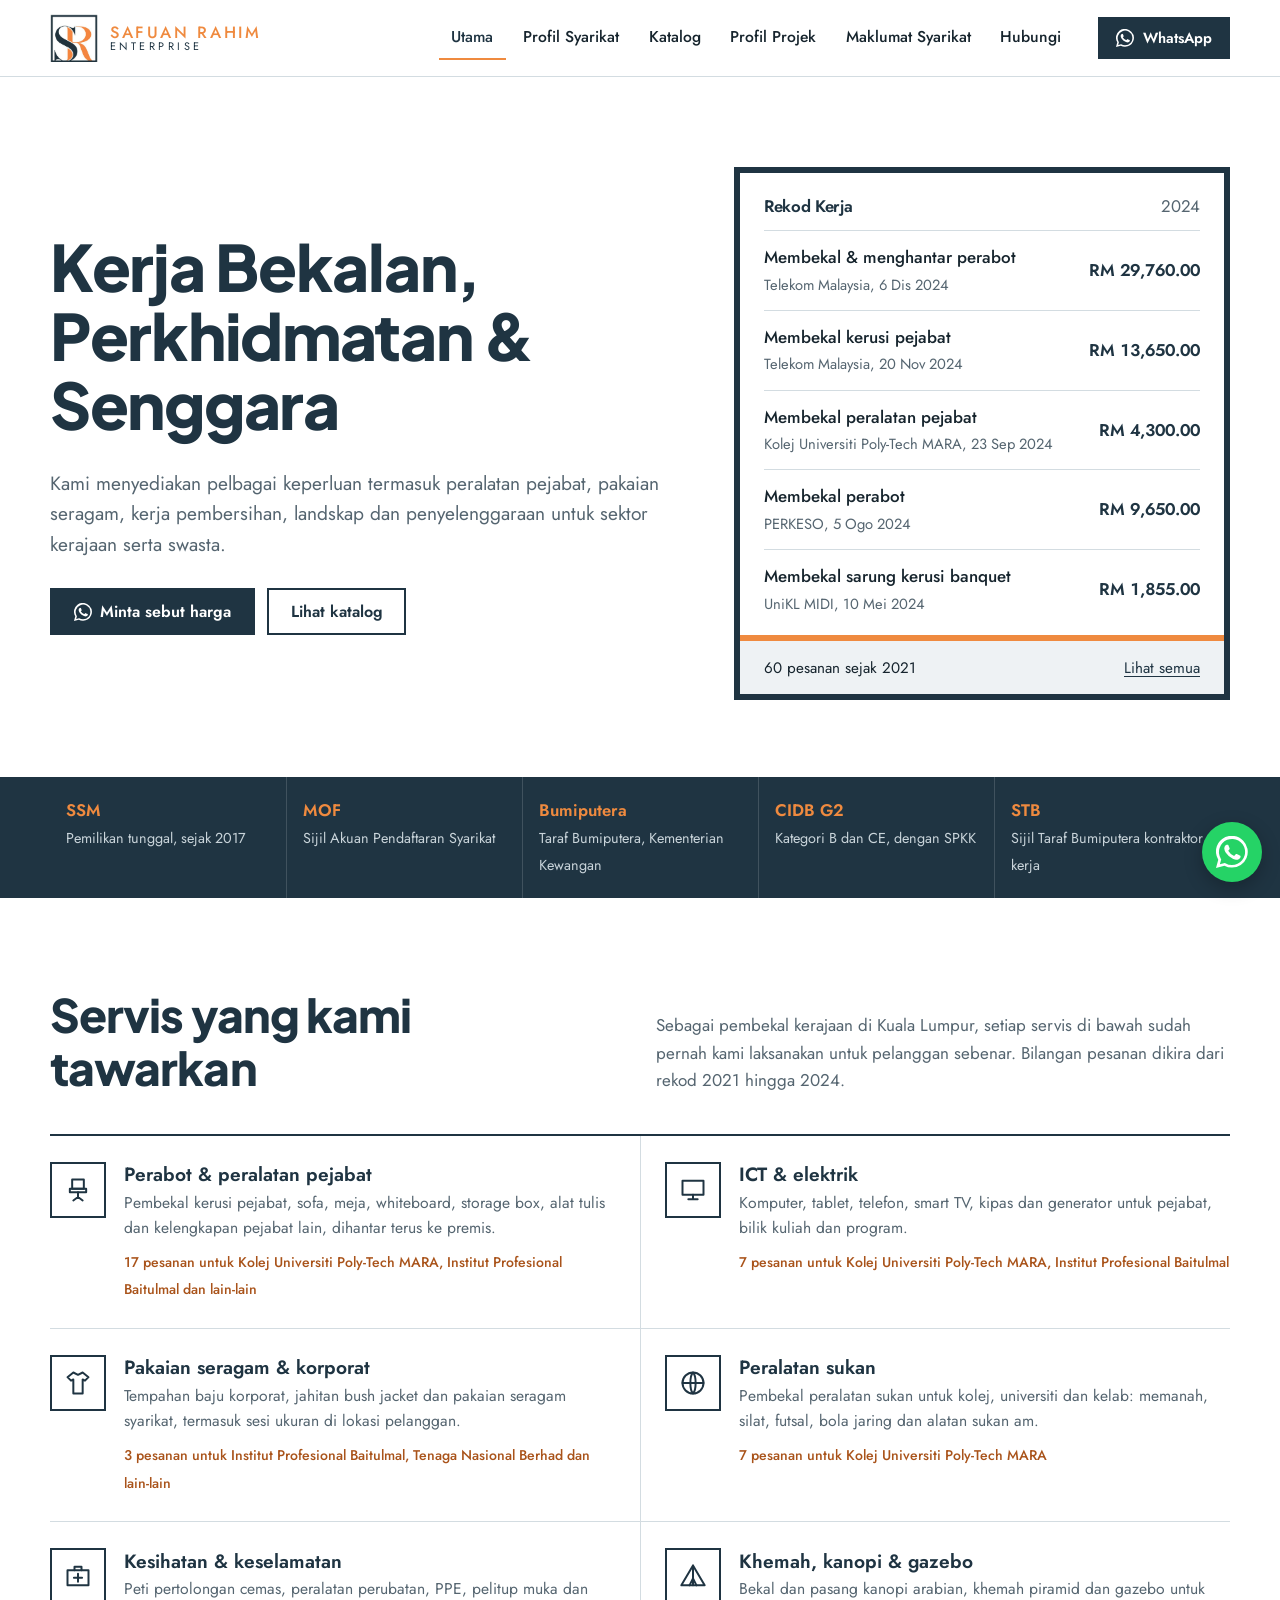
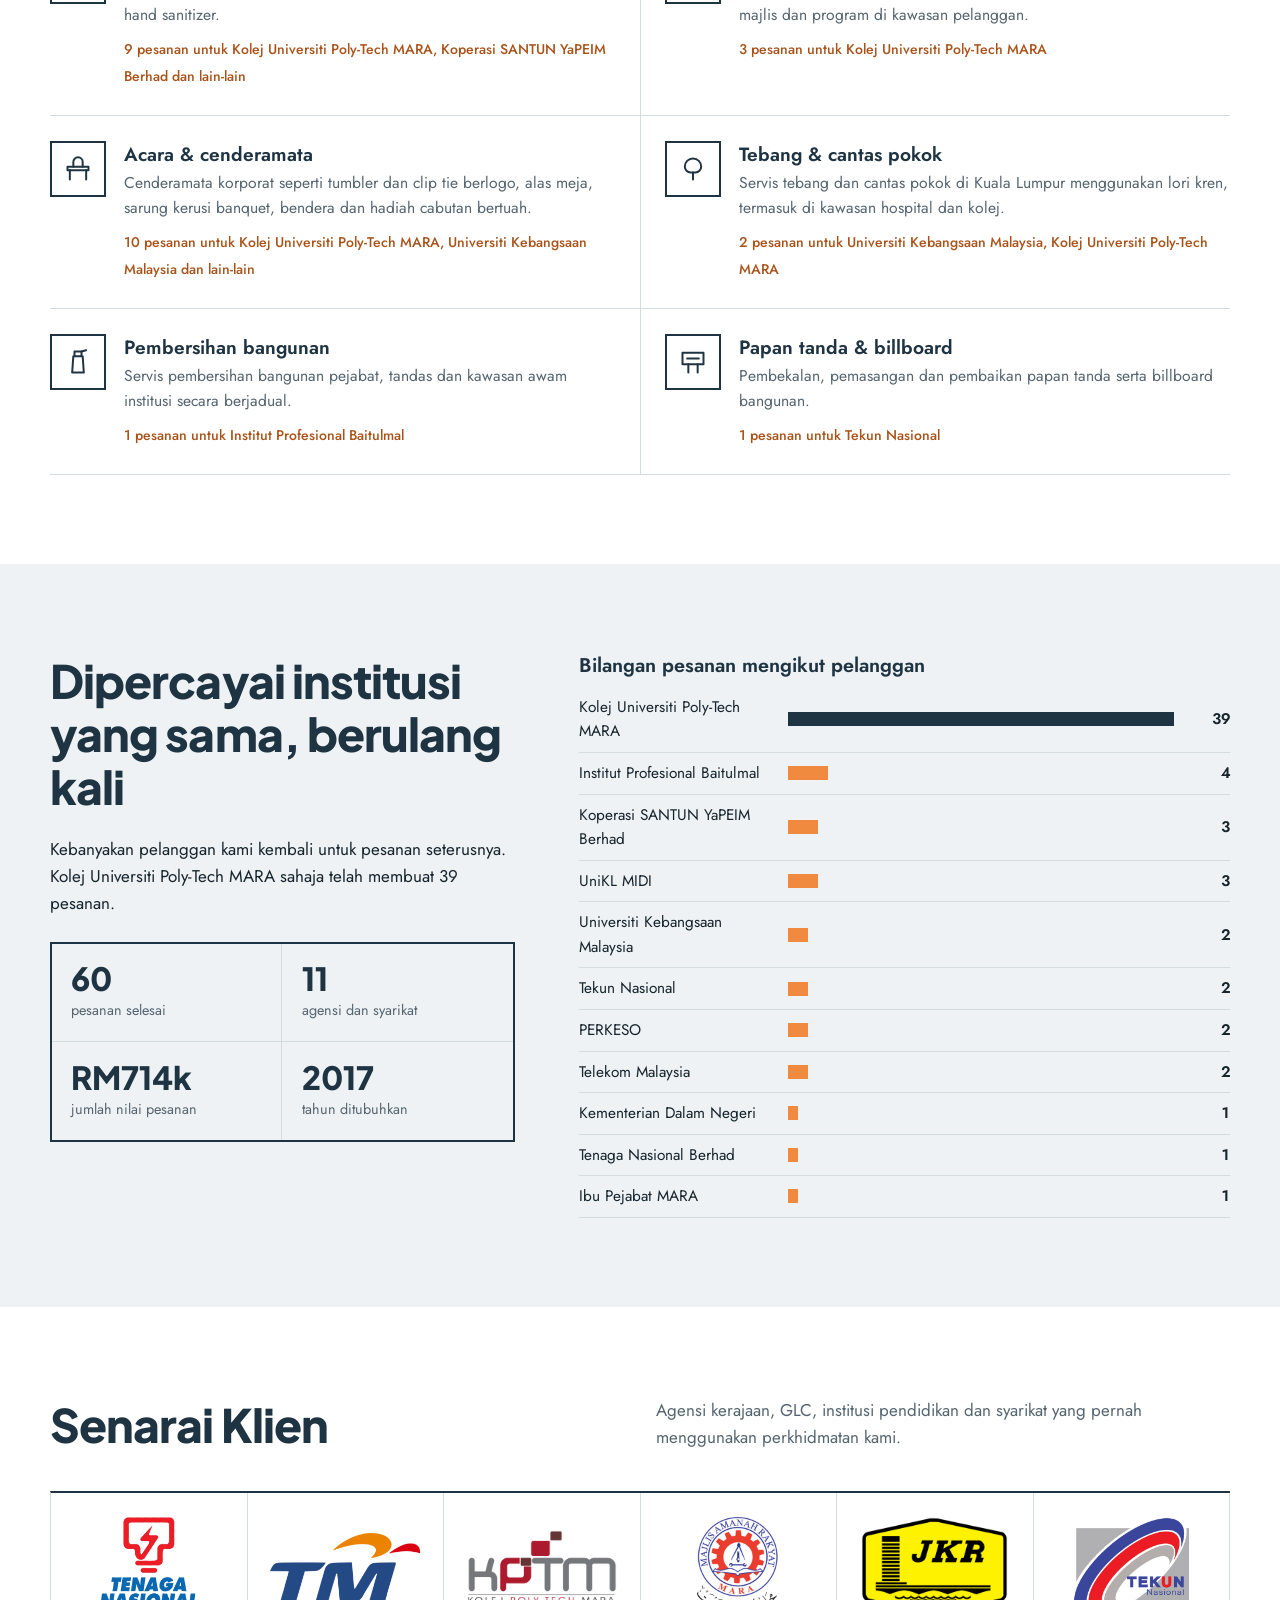
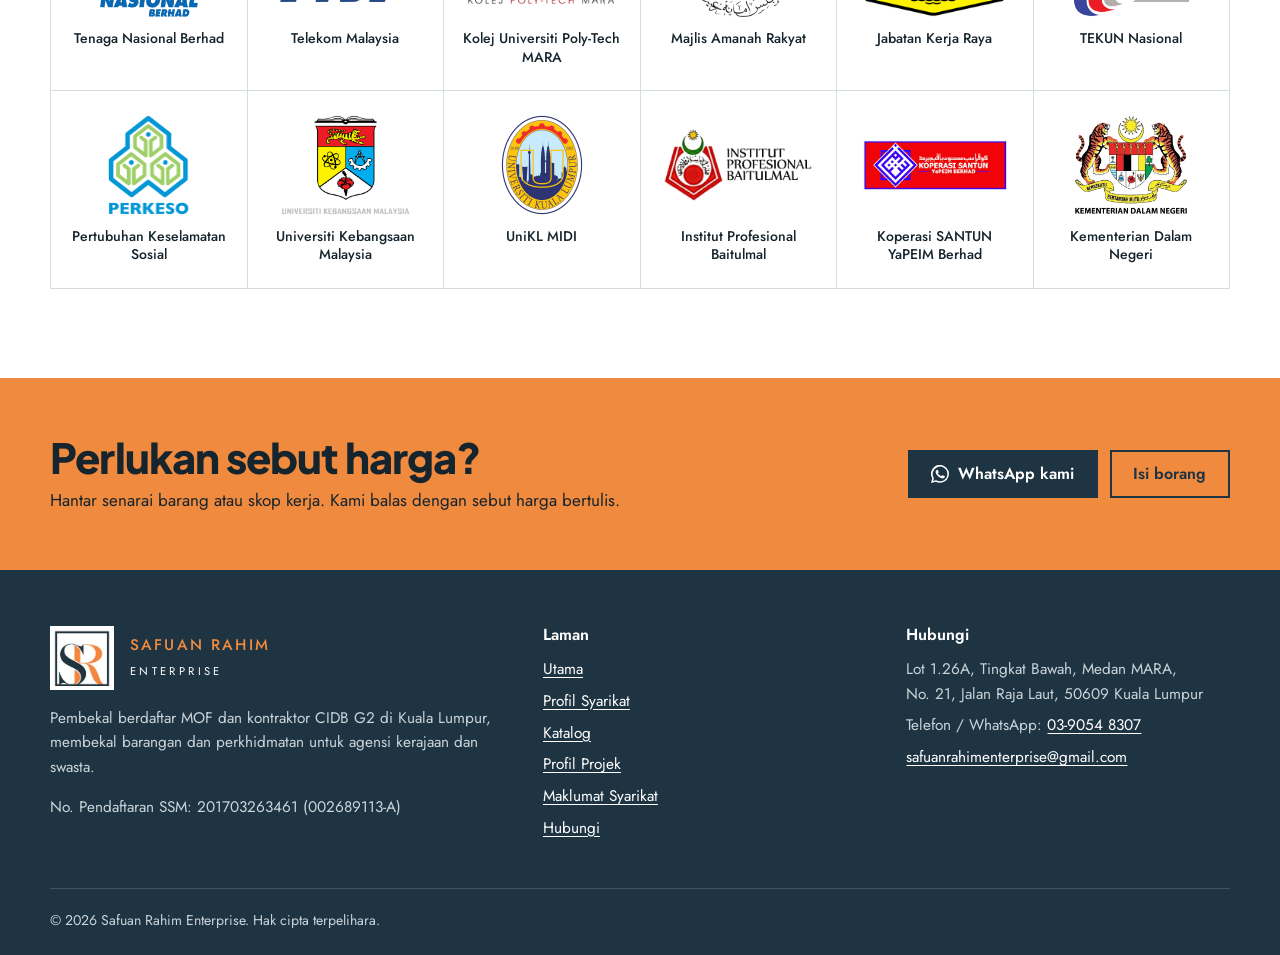
<file: index.html>
<!DOCTYPE html>
<html lang="ms">
<head>
<meta charset="utf-8">
<meta name="viewport" content="width=device-width, initial-scale=1">
<title>Pembekal Kerajaan MOF &amp; CIDB Kuala Lumpur | Safuan Rahim Enterprise</title>
<meta name="description" content="Pembekal perabot pejabat, baju korporat, peralatan sukan dan kanopi, serta servis tebang pokok dan pembersihan di Kuala Lumpur. Berdaftar MOF dan CIDB G2.">
<link rel="canonical" href="https://sre.com.my/">
<meta name="robots" content="index, follow">
<meta name="theme-color" content="#1F3442">
<meta property="og:type" content="website">
<meta property="og:locale" content="ms_MY">
<meta property="og:site_name" content="Safuan Rahim Enterprise">
<meta property="og:title" content="Pembekal Kerajaan MOF &amp; CIDB Kuala Lumpur | Safuan Rahim Enterprise">
<meta property="og:description" content="Pembekal perabot pejabat, baju korporat, peralatan sukan dan kanopi, serta servis tebang pokok dan pembersihan di Kuala Lumpur. Berdaftar MOF dan CIDB G2.">
<meta property="og:url" content="https://sre.com.my/">
<meta property="og:image" content="https://sre.com.my/assets/img/og-image.jpg">
<meta name="twitter:card" content="summary_large_image">
<link rel="icon" href="assets/img/favicon.ico" sizes="any">
<link rel="icon" type="image/png" href="assets/img/icon-32.png">
<link rel="apple-touch-icon" href="assets/img/icon-180.png">
<link rel="preconnect" href="https://fonts.googleapis.com">
<link rel="preconnect" href="https://fonts.gstatic.com" crossorigin>
<link href="https://fonts.googleapis.com/css2?family=Plus+Jakarta+Sans:wght@600;700;800&family=Jost:wght@400;500;600&display=swap" rel="stylesheet">
<link rel="stylesheet" href="assets/css/style.css">
<script src="assets/js/analytics.js" defer></script>
<script type="application/ld+json">{"@context": "https://schema.org", "@type": "LocalBusiness", "name": "Safuan Rahim Enterprise", "alternateName": "SRE", "url": "https://sre.com.my", "logo": "https://sre.com.my/assets/img/logo-full.png", "image": "https://sre.com.my/assets/img/og-image.jpg", "email": "safuanrahimenterprise@gmail.com", "telephone": "+60390548307", "foundingDate": "2017", "address": {"@type": "PostalAddress", "streetAddress": "Lot 1.26A, Tingkat Bawah, Medan MARA, No. 21, Jalan Raja Laut", "addressLocality": "Kuala Lumpur", "postalCode": "50609", "addressRegion": "Wilayah Persekutuan Kuala Lumpur", "addressCountry": "MY"}, "areaServed": "Malaysia", "description": "Pembekal berdaftar MOF dan kontraktor CIDB G2 untuk agensi kerajaan dan swasta.", "knowsAbout": ["Perabot & peralatan pejabat", "ICT & elektrik", "Pakaian seragam & korporat", "Peralatan sukan", "Kesihatan & keselamatan", "Khemah, kanopi & gazebo", "Acara & cenderamata", "Tebang & cantas pokok", "Pembersihan bangunan", "Papan tanda & billboard"]}</script>
</head>
<body>
<a class="skip" href="#main">Langkau ke kandungan</a>
<header class="site-header">
  <div class="wrap">
    <a class="brand" href="index.html" aria-label="Safuan Rahim Enterprise, laman utama">
      <img src="assets/img/logo-mark.png" alt="" width="48" height="48">
      <span class="brand-name"><b>SAFUAN RAHIM</b><small>ENTERPRISE</small></span>
    </a>
    <button class="nav-toggle" aria-controls="nav" aria-expanded="false"><span class="sr-only">Menu</span><span></span><span></span><span></span></button>
    <nav class="nav" id="nav" aria-label="Navigasi utama"><ul><li><a href="index.html" aria-current="page">Utama</a></li><li><a href="profil-syarikat.html">Profil Syarikat</a></li><li><a href="katalog.html">Katalog</a></li><li><a href="projek.html">Profil Projek</a></li><li><a href="maklumat-syarikat.html">Maklumat Syarikat</a></li><li><a href="hubungi.html">Hubungi</a></li></ul></nav>
    <a class="btn btn-solid btn-sm header-cta" href="https://wa.me/60390548307?text=Salam%2C%20saya%20ingin%20mendapatkan%20sebut%20harga." target="_blank" rel="noopener"><svg viewBox="0 0 24 24" fill="currentColor" aria-hidden="true"><path d="M17.5 14.4c-.3-.1-1.7-.8-2-.9s-.5-.1-.7.1-.8.9-.9 1.1-.3.2-.6.1a8.1 8.1 0 01-4-3.5c-.3-.5.3-.5.9-1.6.1-.2 0-.4 0-.5l-.9-2.2c-.2-.6-.5-.5-.7-.5h-.6a1.1 1.1 0 00-.8.4 3.4 3.4 0 00-1 2.5 5.9 5.9 0 001.2 3.1 13.4 13.4 0 005.2 4.6c1.9.8 2.7.9 3.6.7a3.1 3.1 0 002-1.4 2.5 2.5 0 00.2-1.4c-.1-.1-.3-.2-.6-.3zM12 21.8a9.8 9.8 0 01-5-1.4l-.4-.2-3.7 1 1-3.6-.2-.4A9.8 9.8 0 1112 21.8zm8.4-18.2A11.8 11.8 0 001.7 17.8L0 24l6.3-1.7a11.8 11.8 0 005.7 1.4A11.8 11.8 0 0020.4 3.6z"/></svg> WhatsApp</a>
  </div>
</header>
<main id="main">

<section class="hero"><div class="wrap">
  <div>
    <h1>Kerja Bekalan, Perkhidmatan &amp; Senggara</h1>
    <p class="lede">Kami menyediakan pelbagai keperluan termasuk peralatan pejabat, pakaian seragam, kerja pembersihan, landskap dan penyelenggaraan untuk sektor kerajaan serta swasta.</p>
    <div class="hero-actions">
      <a class="btn btn-solid" href="https://wa.me/60390548307?text=Salam%2C%20saya%20ingin%20mendapatkan%20sebut%20harga." target="_blank" rel="noopener"><svg viewBox="0 0 24 24" fill="currentColor" aria-hidden="true"><path d="M17.5 14.4c-.3-.1-1.7-.8-2-.9s-.5-.1-.7.1-.8.9-.9 1.1-.3.2-.6.1a8.1 8.1 0 01-4-3.5c-.3-.5.3-.5.9-1.6.1-.2 0-.4 0-.5l-.9-2.2c-.2-.6-.5-.5-.7-.5h-.6a1.1 1.1 0 00-.8.4 3.4 3.4 0 00-1 2.5 5.9 5.9 0 001.2 3.1 13.4 13.4 0 005.2 4.6c1.9.8 2.7.9 3.6.7a3.1 3.1 0 002-1.4 2.5 2.5 0 00.2-1.4c-.1-.1-.3-.2-.6-.3zM12 21.8a9.8 9.8 0 01-5-1.4l-.4-.2-3.7 1 1-3.6-.2-.4A9.8 9.8 0 1112 21.8zm8.4-18.2A11.8 11.8 0 001.7 17.8L0 24l6.3-1.7a11.8 11.8 0 005.7 1.4A11.8 11.8 0 0020.4 3.6z"/></svg> Minta sebut harga</a>
      <a class="btn btn-line" href="katalog.html">Lihat katalog</a>
    </div>
  </div>
  <aside class="framed ledger" aria-labelledby="ledger-h">
    <h2 id="ledger-h">Rekod Kerja <span>2024</span></h2>
    <ol><li><b>Membekal &amp; menghantar perabot</b><span class="who">Telekom Malaysia, 6 Dis 2024</span><span class="amt">RM 29,760.00</span></li><li><b>Membekal kerusi pejabat</b><span class="who">Telekom Malaysia, 20 Nov 2024</span><span class="amt">RM 13,650.00</span></li><li><b>Membekal peralatan pejabat</b><span class="who">Kolej Universiti Poly-Tech MARA, 23 Sep 2024</span><span class="amt">RM 4,300.00</span></li><li><b>Membekal perabot</b><span class="who">PERKESO, 5 Ogo 2024</span><span class="amt">RM 9,650.00</span></li><li><b>Membekal sarung kerusi banquet</b><span class="who">UniKL MIDI, 10 Mei 2024</span><span class="amt">RM 1,855.00</span></li></ol>
    <div class="ledger-foot"><span>60 pesanan sejak 2021</span><a href="projek.html#senarai">Lihat semua</a></div>
  </aside>
</div></section>

<section class="creds" aria-label="Pendaftaran syarikat"><div class="wrap"><ul>
  <li><b>SSM</b><span>Pemilikan tunggal, sejak 2017</span></li>
  <li><b>MOF</b><span>Sijil Akuan Pendaftaran Syarikat</span></li>
  <li><b>Bumiputera</b><span>Taraf Bumiputera, Kementerian Kewangan</span></li>
  <li><b>CIDB G2</b><span>Kategori B dan CE, dengan SPKK</span></li>
  <li><b>STB</b><span>Sijil Taraf Bumiputera kontraktor kerja</span></li>
</ul></div></section>

<section class="section" id="servis"><div class="wrap">
  <div class="section-head"><h2>Servis yang kami tawarkan</h2><p>Sebagai pembekal kerajaan di Kuala Lumpur, setiap servis di bawah sudah pernah kami laksanakan untuk pelanggan sebenar. Bilangan pesanan dikira dari rekod 2021 hingga 2024.</p></div>
  <div class="services"><article class="service"><div class="ico"><svg viewBox="0 0 24 24" fill="none" stroke="currentColor" stroke-width="1.7" stroke-linecap="round" stroke-linejoin="round" aria-hidden="true"><path d="M7 3h10v8H7z"/><path d="M5 11h14v3H5z"/><path d="M12 14v4M8 21l4-3 4 3"/></svg></div><div><h3>Perabot & peralatan pejabat</h3><p>Pembekal kerusi pejabat, sofa, meja, whiteboard, storage box, alat tulis dan kelengkapan pejabat lain, dihantar terus ke premis.</p>
<span class="proof">17 pesanan untuk Kolej Universiti Poly-Tech MARA, Institut Profesional Baitulmal dan lain-lain</span></div></article><article class="service"><div class="ico"><svg viewBox="0 0 24 24" fill="none" stroke="currentColor" stroke-width="1.7" stroke-linecap="round" stroke-linejoin="round" aria-hidden="true"><rect x="3" y="4" width="18" height="12"/><path d="M8 20h8M12 16v4"/></svg></div><div><h3>ICT & elektrik</h3><p>Komputer, tablet, telefon, smart TV, kipas dan generator untuk pejabat, bilik kuliah dan program.</p>
<span class="proof">7 pesanan untuk Kolej Universiti Poly-Tech MARA, Institut Profesional Baitulmal</span></div></article><article class="service"><div class="ico"><svg viewBox="0 0 24 24" fill="none" stroke="currentColor" stroke-width="1.7" stroke-linecap="round" stroke-linejoin="round" aria-hidden="true"><path d="M8 3l4 2 4-2 5 4-3 3-2-1v12H8V9l-2 1-3-3z"/></svg></div><div><h3>Pakaian seragam & korporat</h3><p>Tempahan baju korporat, jahitan bush jacket dan pakaian seragam syarikat, termasuk sesi ukuran di lokasi pelanggan.</p>
<span class="proof">3 pesanan untuk Institut Profesional Baitulmal, Tenaga Nasional Berhad dan lain-lain</span></div></article><article class="service"><div class="ico"><svg viewBox="0 0 24 24" fill="none" stroke="currentColor" stroke-width="1.7" stroke-linecap="round" stroke-linejoin="round" aria-hidden="true"><circle cx="12" cy="12" r="9"/><path d="M3 12h18M12 3c3 3 3 15 0 18M12 3c-3 3-3 15 0 18"/></svg></div><div><h3>Peralatan sukan</h3><p>Pembekal peralatan sukan untuk kolej, universiti dan kelab: memanah, silat, futsal, bola jaring dan alatan sukan am.</p>
<span class="proof">7 pesanan untuk Kolej Universiti Poly-Tech MARA</span></div></article><article class="service"><div class="ico"><svg viewBox="0 0 24 24" fill="none" stroke="currentColor" stroke-width="1.7" stroke-linecap="round" stroke-linejoin="round" aria-hidden="true"><rect x="3" y="7" width="18" height="13"/><path d="M9 7V4h6v3M12 10v7M8.5 13.5h7"/></svg></div><div><h3>Kesihatan & keselamatan</h3><p>Peti pertolongan cemas, peralatan perubatan, PPE, pelitup muka dan hand sanitizer.</p>
<span class="proof">9 pesanan untuk Kolej Universiti Poly-Tech MARA, Koperasi SANTUN YaPEIM Berhad dan lain-lain</span></div></article><article class="service"><div class="ico"><svg viewBox="0 0 24 24" fill="none" stroke="currentColor" stroke-width="1.7" stroke-linecap="round" stroke-linejoin="round" aria-hidden="true"><path d="M12 3L2 20h20z"/><path d="M12 3v17M9 20l3-6 3 6"/></svg></div><div><h3>Khemah, kanopi & gazebo</h3><p>Bekal dan pasang kanopi arabian, khemah piramid dan gazebo untuk majlis dan program di kawasan pelanggan.</p>
<span class="proof">3 pesanan untuk Kolej Universiti Poly-Tech MARA</span></div></article><article class="service"><div class="ico"><svg viewBox="0 0 24 24" fill="none" stroke="currentColor" stroke-width="1.7" stroke-linecap="round" stroke-linejoin="round" aria-hidden="true"><path d="M3 10h18v3H3z"/><path d="M5 13v8M19 13v8M8 10V6a4 4 0 018 0v4"/></svg></div><div><h3>Acara & cenderamata</h3><p>Cenderamata korporat seperti tumbler dan clip tie berlogo, alas meja, sarung kerusi banquet, bendera dan hadiah cabutan bertuah.</p>
<span class="proof">10 pesanan untuk Kolej Universiti Poly-Tech MARA, Universiti Kebangsaan Malaysia dan lain-lain</span></div></article><article class="service"><div class="ico"><svg viewBox="0 0 24 24" fill="none" stroke="currentColor" stroke-width="1.7" stroke-linecap="round" stroke-linejoin="round" aria-hidden="true"><path d="M12 21v-6"/><path d="M12 3c4 0 7 3 7 7a5 5 0 01-5 5h-4a5 5 0 01-5-5c0-4 3-7 7-7z"/></svg></div><div><h3>Tebang & cantas pokok</h3><p>Servis tebang dan cantas pokok di Kuala Lumpur menggunakan lori kren, termasuk di kawasan hospital dan kolej.</p>
<span class="proof">2 pesanan untuk Universiti Kebangsaan Malaysia, Kolej Universiti Poly-Tech MARA</span></div></article><article class="service"><div class="ico"><svg viewBox="0 0 24 24" fill="none" stroke="currentColor" stroke-width="1.7" stroke-linecap="round" stroke-linejoin="round" aria-hidden="true"><path d="M9 3h6v4H9zM8 7h8l1 14H7z"/><path d="M15 3l4-1"/></svg></div><div><h3>Pembersihan bangunan</h3><p>Servis pembersihan bangunan pejabat, tandas dan kawasan awam institusi secara berjadual.</p>
<span class="proof">1 pesanan untuk Institut Profesional Baitulmal</span></div></article><article class="service"><div class="ico"><svg viewBox="0 0 24 24" fill="none" stroke="currentColor" stroke-width="1.7" stroke-linecap="round" stroke-linejoin="round" aria-hidden="true"><rect x="3" y="4" width="18" height="10"/><path d="M8 14v7M16 14v7M7 9h10"/></svg></div><div><h3>Papan tanda & billboard</h3><p>Pembekalan, pemasangan dan pembaikan papan tanda serta billboard bangunan.</p>
<span class="proof">1 pesanan untuk Tekun Nasional</span></div></article></div>
</div></section>

<section class="section section-mist"><div class="wrap clients-grid">
  <div>
    <h2 style="font-size:clamp(2rem,3.6vw,2.9rem)">Dipercayai institusi yang sama, berulang kali</h2>
    <p>Kebanyakan pelanggan kami kembali untuk pesanan seterusnya. Kolej Universiti Poly-Tech MARA sahaja telah membuat 39 pesanan.</p>
    <div class="figures">
      <div><b>60</b><span>pesanan selesai</span></div>
      <div><b>11</b><span>agensi dan syarikat</span></div>
      <div><b>RM714k</b><span>jumlah nilai pesanan</span></div>
      <div><b>2017</b><span>tahun ditubuhkan</span></div>
    </div>
  </div>
  <div>
    <h3>Bilangan pesanan mengikut pelanggan</h3>
    <ul class="bars"><li><span>Kolej Universiti Poly-Tech MARA</span><span class="bar"><i style="width:100.0%"></i></span><span class="n">39</span></li><li><span>Institut Profesional Baitulmal</span><span class="bar"><i style="width:10.3%"></i></span><span class="n">4</span></li><li><span>Koperasi SANTUN YaPEIM Berhad</span><span class="bar"><i style="width:7.7%"></i></span><span class="n">3</span></li><li><span>UniKL MIDI</span><span class="bar"><i style="width:7.7%"></i></span><span class="n">3</span></li><li><span>Universiti Kebangsaan Malaysia</span><span class="bar"><i style="width:5.1%"></i></span><span class="n">2</span></li><li><span>Tekun Nasional</span><span class="bar"><i style="width:5.1%"></i></span><span class="n">2</span></li><li><span>PERKESO</span><span class="bar"><i style="width:5.1%"></i></span><span class="n">2</span></li><li><span>Telekom Malaysia</span><span class="bar"><i style="width:5.1%"></i></span><span class="n">2</span></li><li><span>Kementerian Dalam Negeri</span><span class="bar"><i style="width:2.6%"></i></span><span class="n">1</span></li><li><span>Tenaga Nasional Berhad</span><span class="bar"><i style="width:2.6%"></i></span><span class="n">1</span></li><li><span>Ibu Pejabat MARA</span><span class="bar"><i style="width:2.6%"></i></span><span class="n">1</span></li></ul>
  </div>
</div></section>

<section class="section"><div class="wrap">
  <div class="section-head"><h2>Senarai Klien</h2><p>Agensi kerajaan, GLC, institusi pendidikan dan syarikat yang pernah menggunakan perkhidmatan kami.</p></div>
  <ul class="clients"><li class="client"><div class="logo"><img src="assets/img/klien/tnb.png" alt="Logo Tenaga Nasional Berhad" loading="lazy"></div><span class="cname">Tenaga Nasional Berhad</span></li><li class="client"><div class="logo"><img src="assets/img/klien/tm.png" alt="Logo Telekom Malaysia" loading="lazy"></div><span class="cname">Telekom Malaysia</span></li><li class="client"><div class="logo"><img src="assets/img/klien/kuptm.png" alt="Logo Kolej Universiti Poly-Tech MARA" loading="lazy"></div><span class="cname">Kolej Universiti Poly-Tech MARA</span></li><li class="client"><div class="logo"><img src="assets/img/klien/mara.png" alt="Logo Majlis Amanah Rakyat" loading="lazy"></div><span class="cname">Majlis Amanah Rakyat</span></li><li class="client"><div class="logo"><img src="assets/img/klien/jkr.png" alt="Logo Jabatan Kerja Raya" loading="lazy"></div><span class="cname">Jabatan Kerja Raya</span></li><li class="client"><div class="logo"><img src="assets/img/klien/tekun.png" alt="Logo TEKUN Nasional" loading="lazy"></div><span class="cname">TEKUN Nasional</span></li><li class="client"><div class="logo"><img src="assets/img/klien/perkeso.png" alt="Logo Pertubuhan Keselamatan Sosial" loading="lazy"></div><span class="cname">Pertubuhan Keselamatan Sosial</span></li><li class="client"><div class="logo"><img src="assets/img/klien/ukm.png" alt="Logo Universiti Kebangsaan Malaysia" loading="lazy"></div><span class="cname">Universiti Kebangsaan Malaysia</span></li><li class="client"><div class="logo"><img src="assets/img/klien/unikl.png" alt="Logo UniKL MIDI" loading="lazy"></div><span class="cname">UniKL MIDI</span></li><li class="client"><div class="logo"><img src="assets/img/klien/ipb.png" alt="Logo Institut Profesional Baitulmal" loading="lazy"></div><span class="cname">Institut Profesional Baitulmal</span></li><li class="client"><div class="logo"><img src="assets/img/klien/yapeim.png" alt="Logo Koperasi SANTUN YaPEIM Berhad" loading="lazy"></div><span class="cname">Koperasi SANTUN YaPEIM Berhad</span></li><li class="client"><div class="logo"><img src="assets/img/klien/kdn.png" alt="Logo Kementerian Dalam Negeri" loading="lazy"></div><span class="cname">Kementerian Dalam Negeri</span></li></ul>
</div></section>
<section class="cta-band"><div class="wrap">
<div><h2>Perlukan sebut harga?</h2><p>Hantar senarai barang atau skop kerja. Kami balas dengan sebut harga bertulis.</p></div>
<div class="hero-actions" style="margin:0"><a class="btn btn-solid" href="https://wa.me/60390548307?text=Salam%2C%20saya%20ingin%20mendapatkan%20sebut%20harga." target="_blank" rel="noopener"><svg viewBox="0 0 24 24" fill="currentColor" aria-hidden="true"><path d="M17.5 14.4c-.3-.1-1.7-.8-2-.9s-.5-.1-.7.1-.8.9-.9 1.1-.3.2-.6.1a8.1 8.1 0 01-4-3.5c-.3-.5.3-.5.9-1.6.1-.2 0-.4 0-.5l-.9-2.2c-.2-.6-.5-.5-.7-.5h-.6a1.1 1.1 0 00-.8.4 3.4 3.4 0 00-1 2.5 5.9 5.9 0 001.2 3.1 13.4 13.4 0 005.2 4.6c1.9.8 2.7.9 3.6.7a3.1 3.1 0 002-1.4 2.5 2.5 0 00.2-1.4c-.1-.1-.3-.2-.6-.3zM12 21.8a9.8 9.8 0 01-5-1.4l-.4-.2-3.7 1 1-3.6-.2-.4A9.8 9.8 0 1112 21.8zm8.4-18.2A11.8 11.8 0 001.7 17.8L0 24l6.3-1.7a11.8 11.8 0 005.7 1.4A11.8 11.8 0 0020.4 3.6z"/></svg> WhatsApp kami</a><a class="btn btn-line" href="hubungi.html">Isi borang</a></div>
</div></section>

</main>
<footer class="site-footer">
  <div class="wrap">
    <div class="foot-grid">
      <div>
        <div class="foot-brand"><img src="assets/img/logo-mark.png" alt="" width="64" height="64"><div><b>SAFUAN RAHIM</b><small>ENTERPRISE</small></div></div>
        <p>Pembekal berdaftar MOF dan kontraktor CIDB G2 di Kuala Lumpur, membekal barangan dan perkhidmatan untuk agensi kerajaan dan swasta.</p>
        <p>No. Pendaftaran SSM: 201703263461 (002689113-A)</p>
      </div>
      <div>
        <h3>Laman</h3>
        <ul><li><a href="index.html">Utama</a></li><li><a href="profil-syarikat.html">Profil Syarikat</a></li><li><a href="katalog.html">Katalog</a></li><li><a href="projek.html">Profil Projek</a></li><li><a href="maklumat-syarikat.html">Maklumat Syarikat</a></li><li><a href="hubungi.html">Hubungi</a></li></ul>
      </div>
      <div>
        <h3>Hubungi</h3>
        <ul>
          <li>Lot 1.26A, Tingkat Bawah, Medan MARA,<br>No. 21, Jalan Raja Laut, 50609 Kuala Lumpur</li>
          <li>Telefon / WhatsApp: <a href="tel:+60390548307">03-9054 8307</a></li>
          <li><a href="mailto:safuanrahimenterprise@gmail.com">safuanrahimenterprise@gmail.com</a></li>
        </ul>
      </div>
    </div>
    <div class="foot-bottom"><span>&copy; <span id="year">2026</span> Safuan Rahim Enterprise. Hak cipta terpelihara.</span></div>
  </div>
</footer>
<a class="wa-float" href="https://wa.me/60390548307?text=Salam%2C%20saya%20ingin%20mendapatkan%20sebut%20harga." target="_blank" rel="noopener" aria-label="Hubungi kami melalui WhatsApp"><svg viewBox="0 0 24 24" fill="currentColor" aria-hidden="true"><path d="M17.5 14.4c-.3-.1-1.7-.8-2-.9s-.5-.1-.7.1-.8.9-.9 1.1-.3.2-.6.1a8.1 8.1 0 01-4-3.5c-.3-.5.3-.5.9-1.6.1-.2 0-.4 0-.5l-.9-2.2c-.2-.6-.5-.5-.7-.5h-.6a1.1 1.1 0 00-.8.4 3.4 3.4 0 00-1 2.5 5.9 5.9 0 001.2 3.1 13.4 13.4 0 005.2 4.6c1.9.8 2.7.9 3.6.7a3.1 3.1 0 002-1.4 2.5 2.5 0 00.2-1.4c-.1-.1-.3-.2-.6-.3zM12 21.8a9.8 9.8 0 01-5-1.4l-.4-.2-3.7 1 1-3.6-.2-.4A9.8 9.8 0 1112 21.8zm8.4-18.2A11.8 11.8 0 001.7 17.8L0 24l6.3-1.7a11.8 11.8 0 005.7 1.4A11.8 11.8 0 0020.4 3.6z"/></svg></a>
<script src="assets/js/main.js" defer></script>
</body>
</html>
</file>
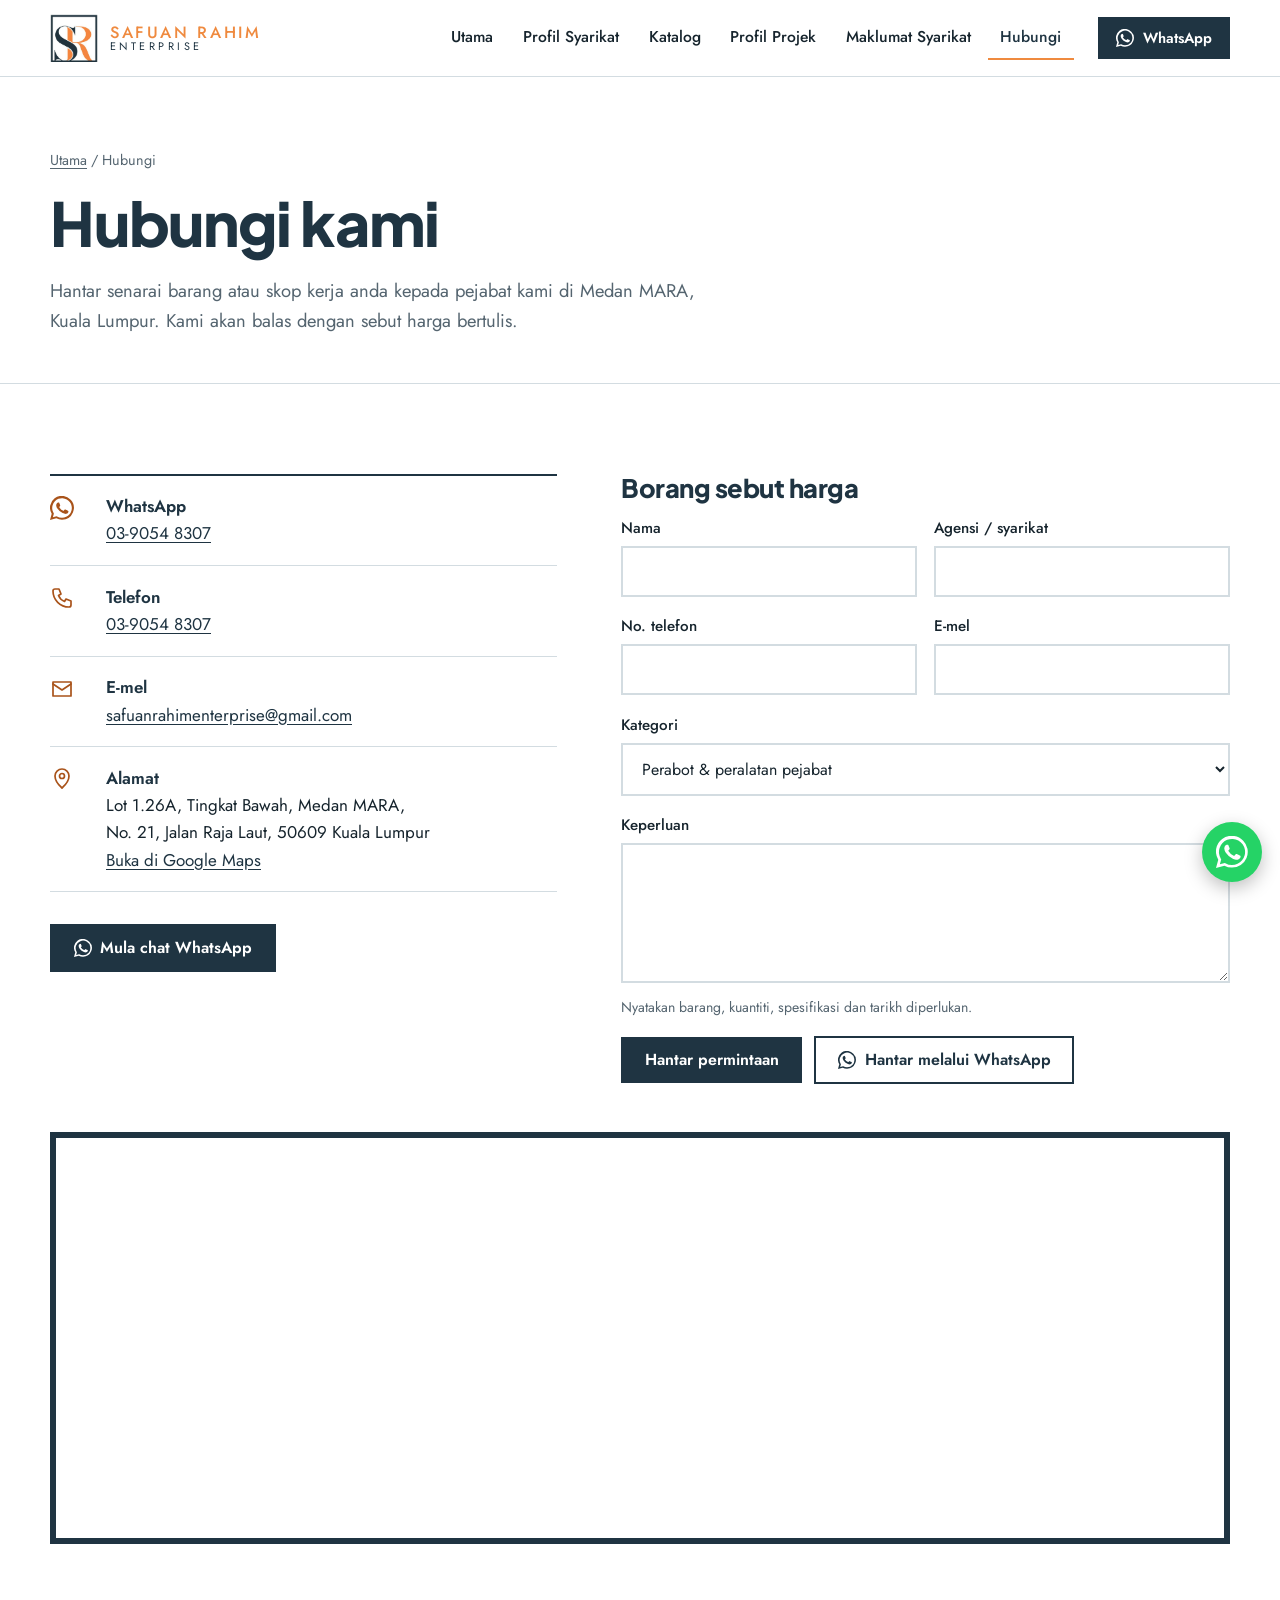
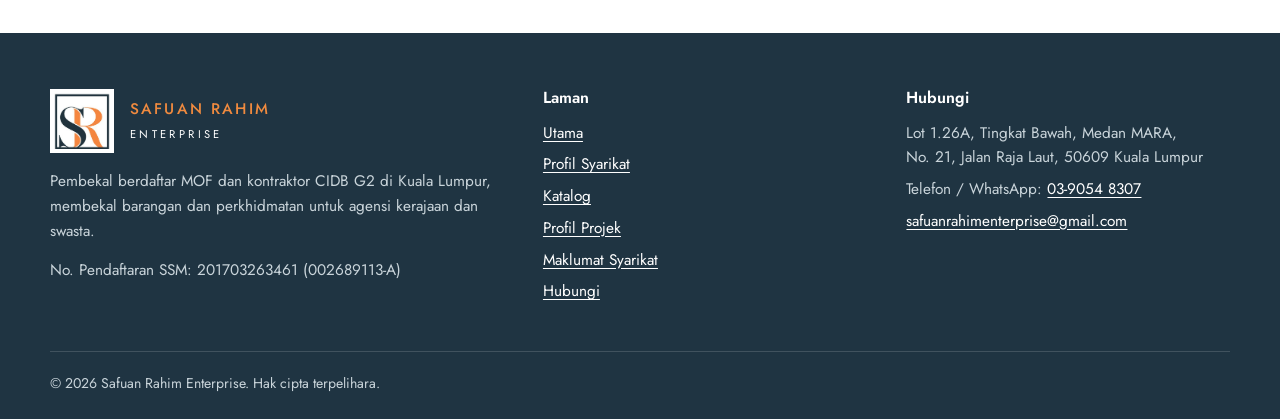
<file: hubungi.html>
<!DOCTYPE html>
<html lang="ms">
<head>
<meta charset="utf-8">
<meta name="viewport" content="width=device-width, initial-scale=1">
<title>Hubungi Kami untuk Sebut Harga, Kuala Lumpur | Safuan Rahim Enterprise</title>
<meta name="description" content="Hubungi Safuan Rahim Enterprise untuk sebut harga. WhatsApp 03-9054 8307, e-mel atau kunjungi kami di Medan MARA, Jalan Raja Laut, Kuala Lumpur.">
<link rel="canonical" href="https://sre.com.my/hubungi.html">
<meta name="robots" content="index, follow">
<meta name="theme-color" content="#1F3442">
<meta property="og:type" content="website">
<meta property="og:locale" content="ms_MY">
<meta property="og:site_name" content="Safuan Rahim Enterprise">
<meta property="og:title" content="Hubungi Kami untuk Sebut Harga, Kuala Lumpur | Safuan Rahim Enterprise">
<meta property="og:description" content="Hubungi Safuan Rahim Enterprise untuk sebut harga. WhatsApp 03-9054 8307, e-mel atau kunjungi kami di Medan MARA, Jalan Raja Laut, Kuala Lumpur.">
<meta property="og:url" content="https://sre.com.my/hubungi.html">
<meta property="og:image" content="https://sre.com.my/assets/img/og-image.jpg">
<meta name="twitter:card" content="summary_large_image">
<link rel="icon" href="assets/img/favicon.ico" sizes="any">
<link rel="icon" type="image/png" href="assets/img/icon-32.png">
<link rel="apple-touch-icon" href="assets/img/icon-180.png">
<link rel="preconnect" href="https://fonts.googleapis.com">
<link rel="preconnect" href="https://fonts.gstatic.com" crossorigin>
<link href="https://fonts.googleapis.com/css2?family=Plus+Jakarta+Sans:wght@600;700;800&family=Jost:wght@400;500;600&display=swap" rel="stylesheet">
<link rel="stylesheet" href="assets/css/style.css">
<script src="assets/js/analytics.js" defer></script>

</head>
<body>
<a class="skip" href="#main">Langkau ke kandungan</a>
<header class="site-header">
  <div class="wrap">
    <a class="brand" href="index.html" aria-label="Safuan Rahim Enterprise, laman utama">
      <img src="assets/img/logo-mark.png" alt="" width="48" height="48">
      <span class="brand-name"><b>SAFUAN RAHIM</b><small>ENTERPRISE</small></span>
    </a>
    <button class="nav-toggle" aria-controls="nav" aria-expanded="false"><span class="sr-only">Menu</span><span></span><span></span><span></span></button>
    <nav class="nav" id="nav" aria-label="Navigasi utama"><ul><li><a href="index.html">Utama</a></li><li><a href="profil-syarikat.html">Profil Syarikat</a></li><li><a href="katalog.html">Katalog</a></li><li><a href="projek.html">Profil Projek</a></li><li><a href="maklumat-syarikat.html">Maklumat Syarikat</a></li><li><a href="hubungi.html" aria-current="page">Hubungi</a></li></ul></nav>
    <a class="btn btn-solid btn-sm header-cta" href="https://wa.me/60390548307?text=Salam%2C%20saya%20ingin%20mendapatkan%20sebut%20harga." target="_blank" rel="noopener"><svg viewBox="0 0 24 24" fill="currentColor" aria-hidden="true"><path d="M17.5 14.4c-.3-.1-1.7-.8-2-.9s-.5-.1-.7.1-.8.9-.9 1.1-.3.2-.6.1a8.1 8.1 0 01-4-3.5c-.3-.5.3-.5.9-1.6.1-.2 0-.4 0-.5l-.9-2.2c-.2-.6-.5-.5-.7-.5h-.6a1.1 1.1 0 00-.8.4 3.4 3.4 0 00-1 2.5 5.9 5.9 0 001.2 3.1 13.4 13.4 0 005.2 4.6c1.9.8 2.7.9 3.6.7a3.1 3.1 0 002-1.4 2.5 2.5 0 00.2-1.4c-.1-.1-.3-.2-.6-.3zM12 21.8a9.8 9.8 0 01-5-1.4l-.4-.2-3.7 1 1-3.6-.2-.4A9.8 9.8 0 1112 21.8zm8.4-18.2A11.8 11.8 0 001.7 17.8L0 24l6.3-1.7a11.8 11.8 0 005.7 1.4A11.8 11.8 0 0020.4 3.6z"/></svg> WhatsApp</a>
  </div>
</header>
<main id="main">

<section class="page-head"><div class="wrap"><nav class="crumbs" aria-label="Breadcrumb"><a href="index.html">Utama</a> / <span>Hubungi</span></nav>
<h1>Hubungi kami</h1>
<p>Hantar senarai barang atau skop kerja anda kepada pejabat kami di Medan MARA, Kuala Lumpur. Kami akan balas dengan sebut harga bertulis.</p>
</div></section>
<section class="section"><div class="wrap contact-grid">
  <div>
    <ul class="contact-list">
      <li><svg viewBox="0 0 24 24" fill="currentColor" aria-hidden="true"><path d="M17.5 14.4c-.3-.1-1.7-.8-2-.9s-.5-.1-.7.1-.8.9-.9 1.1-.3.2-.6.1a8.1 8.1 0 01-4-3.5c-.3-.5.3-.5.9-1.6.1-.2 0-.4 0-.5l-.9-2.2c-.2-.6-.5-.5-.7-.5h-.6a1.1 1.1 0 00-.8.4 3.4 3.4 0 00-1 2.5 5.9 5.9 0 001.2 3.1 13.4 13.4 0 005.2 4.6c1.9.8 2.7.9 3.6.7a3.1 3.1 0 002-1.4 2.5 2.5 0 00.2-1.4c-.1-.1-.3-.2-.6-.3zM12 21.8a9.8 9.8 0 01-5-1.4l-.4-.2-3.7 1 1-3.6-.2-.4A9.8 9.8 0 1112 21.8zm8.4-18.2A11.8 11.8 0 001.7 17.8L0 24l6.3-1.7a11.8 11.8 0 005.7 1.4A11.8 11.8 0 0020.4 3.6z"/></svg><div><b>WhatsApp</b><a href="https://wa.me/60390548307?text=Salam%2C%20saya%20ingin%20mendapatkan%20sebut%20harga." target="_blank" rel="noopener">03-9054 8307</a></div></li>
      <li><svg viewBox="0 0 24 24" fill="none" stroke="currentColor" stroke-width="1.7" stroke-linecap="round" stroke-linejoin="round" aria-hidden="true"><path d="M5 3h4l2 5-2.5 1.5a11 11 0 006 6L16 13l5 2v4a2 2 0 01-2 2A16 16 0 013 5a2 2 0 012-2"/></svg><div><b>Telefon</b><a href="tel:+60390548307">03-9054 8307</a></div></li>
      <li><svg viewBox="0 0 24 24" fill="none" stroke="currentColor" stroke-width="1.7" stroke-linecap="round" stroke-linejoin="round" aria-hidden="true"><rect x="3" y="5" width="18" height="14"/><path d="M3 7l9 6 9-6"/></svg><div><b>E-mel</b><a href="mailto:safuanrahimenterprise@gmail.com">safuanrahimenterprise@gmail.com</a></div></li>
      <li><svg viewBox="0 0 24 24" fill="none" stroke="currentColor" stroke-width="1.7" stroke-linecap="round" stroke-linejoin="round" aria-hidden="true"><path d="M12 21s-7-6.2-7-12a7 7 0 0114 0c0 5.8-7 12-7 12z"/><circle cx="12" cy="9" r="2.5"/></svg><div><b>Alamat</b>Lot 1.26A, Tingkat Bawah, Medan MARA,<br>No. 21, Jalan Raja Laut, 50609 Kuala Lumpur<br><a href="https://www.google.com/maps/search/?api=1&query=Medan+MARA,+Jalan+Raja+Laut,+50609+Kuala+Lumpur" target="_blank" rel="noopener">Buka di Google Maps</a></div></li>
    </ul>
    <a class="btn btn-solid" href="https://wa.me/60390548307?text=Salam%2C%20saya%20ingin%20mendapatkan%20sebut%20harga." target="_blank" rel="noopener"><svg viewBox="0 0 24 24" fill="currentColor" aria-hidden="true"><path d="M17.5 14.4c-.3-.1-1.7-.8-2-.9s-.5-.1-.7.1-.8.9-.9 1.1-.3.2-.6.1a8.1 8.1 0 01-4-3.5c-.3-.5.3-.5.9-1.6.1-.2 0-.4 0-.5l-.9-2.2c-.2-.6-.5-.5-.7-.5h-.6a1.1 1.1 0 00-.8.4 3.4 3.4 0 00-1 2.5 5.9 5.9 0 001.2 3.1 13.4 13.4 0 005.2 4.6c1.9.8 2.7.9 3.6.7a3.1 3.1 0 002-1.4 2.5 2.5 0 00.2-1.4c-.1-.1-.3-.2-.6-.3zM12 21.8a9.8 9.8 0 01-5-1.4l-.4-.2-3.7 1 1-3.6-.2-.4A9.8 9.8 0 1112 21.8zm8.4-18.2A11.8 11.8 0 001.7 17.8L0 24l6.3-1.7a11.8 11.8 0 005.7 1.4A11.8 11.8 0 0020.4 3.6z"/></svg> Mula chat WhatsApp</a>
  </div>
  <div>
    <h2>Borang sebut harga</h2>
    <form class="form" id="quoteForm" action="https://formsubmit.co/safuanrahimenterprise@gmail.com" method="POST">
      <input type="hidden" name="_subject" value="Permintaan sebut harga dari laman web">
      <input type="hidden" name="_template" value="table">
      <input type="hidden" name="_next" value="https://sre.com.my/terima-kasih.html">
      <input type="text" name="_honey" style="display:none" tabindex="-1" autocomplete="off">
      <div><label for="f-nama">Nama</label><input id="f-nama" name="nama" required autocomplete="name"></div>
      <div><label for="f-org">Agensi / syarikat</label><input id="f-org" name="organisasi" autocomplete="organization"></div>
      <div><label for="f-tel">No. telefon</label><input id="f-tel" name="telefon" type="tel" required autocomplete="tel"></div>
      <div><label for="f-email">E-mel</label><input id="f-email" name="email" type="email" required autocomplete="email"></div>
      <div class="full"><label for="f-kat">Kategori</label><select id="f-kat" name="kategori"><option>Perabot & peralatan pejabat</option><option>ICT & elektrik</option><option>Pakaian seragam & korporat</option><option>Peralatan sukan</option><option>Kesihatan & keselamatan</option><option>Khemah, kanopi & gazebo</option><option>Acara & cenderamata</option><option>Tebang & cantas pokok</option><option>Pembersihan bangunan</option><option>Papan tanda & billboard</option><option>Lain-lain</option></select></div>
      <div class="full"><label for="f-msg">Keperluan</label><textarea id="f-msg" name="mesej" required></textarea><p class="hint">Nyatakan barang, kuantiti, spesifikasi dan tarikh diperlukan.</p></div>
      <div class="full form-actions"><button class="btn btn-solid" type="submit">Hantar permintaan</button><button class="btn btn-line" type="button" id="sendWhatsApp"><svg viewBox="0 0 24 24" fill="currentColor" aria-hidden="true"><path d="M17.5 14.4c-.3-.1-1.7-.8-2-.9s-.5-.1-.7.1-.8.9-.9 1.1-.3.2-.6.1a8.1 8.1 0 01-4-3.5c-.3-.5.3-.5.9-1.6.1-.2 0-.4 0-.5l-.9-2.2c-.2-.6-.5-.5-.7-.5h-.6a1.1 1.1 0 00-.8.4 3.4 3.4 0 00-1 2.5 5.9 5.9 0 001.2 3.1 13.4 13.4 0 005.2 4.6c1.9.8 2.7.9 3.6.7a3.1 3.1 0 002-1.4 2.5 2.5 0 00.2-1.4c-.1-.1-.3-.2-.6-.3zM12 21.8a9.8 9.8 0 01-5-1.4l-.4-.2-3.7 1 1-3.6-.2-.4A9.8 9.8 0 1112 21.8zm8.4-18.2A11.8 11.8 0 001.7 17.8L0 24l6.3-1.7a11.8 11.8 0 005.7 1.4A11.8 11.8 0 0020.4 3.6z"/></svg> Hantar melalui WhatsApp</button></div>
    </form>
  </div>
</div>
<div class="wrap"><div class="map"><iframe title="Peta lokasi Safuan Rahim Enterprise di Medan MARA, Jalan Raja Laut" src="https://www.google.com/maps?q=Medan+MARA,+Jalan+Raja+Laut,+50609+Kuala+Lumpur&output=embed" loading="lazy" referrerpolicy="no-referrer-when-downgrade"></iframe></div></div>
</section>

</main>
<footer class="site-footer">
  <div class="wrap">
    <div class="foot-grid">
      <div>
        <div class="foot-brand"><img src="assets/img/logo-mark.png" alt="" width="64" height="64"><div><b>SAFUAN RAHIM</b><small>ENTERPRISE</small></div></div>
        <p>Pembekal berdaftar MOF dan kontraktor CIDB G2 di Kuala Lumpur, membekal barangan dan perkhidmatan untuk agensi kerajaan dan swasta.</p>
        <p>No. Pendaftaran SSM: 201703263461 (002689113-A)</p>
      </div>
      <div>
        <h3>Laman</h3>
        <ul><li><a href="index.html">Utama</a></li><li><a href="profil-syarikat.html">Profil Syarikat</a></li><li><a href="katalog.html">Katalog</a></li><li><a href="projek.html">Profil Projek</a></li><li><a href="maklumat-syarikat.html">Maklumat Syarikat</a></li><li><a href="hubungi.html">Hubungi</a></li></ul>
      </div>
      <div>
        <h3>Hubungi</h3>
        <ul>
          <li>Lot 1.26A, Tingkat Bawah, Medan MARA,<br>No. 21, Jalan Raja Laut, 50609 Kuala Lumpur</li>
          <li>Telefon / WhatsApp: <a href="tel:+60390548307">03-9054 8307</a></li>
          <li><a href="mailto:safuanrahimenterprise@gmail.com">safuanrahimenterprise@gmail.com</a></li>
        </ul>
      </div>
    </div>
    <div class="foot-bottom"><span>&copy; <span id="year">2026</span> Safuan Rahim Enterprise. Hak cipta terpelihara.</span></div>
  </div>
</footer>
<a class="wa-float" href="https://wa.me/60390548307?text=Salam%2C%20saya%20ingin%20mendapatkan%20sebut%20harga." target="_blank" rel="noopener" aria-label="Hubungi kami melalui WhatsApp"><svg viewBox="0 0 24 24" fill="currentColor" aria-hidden="true"><path d="M17.5 14.4c-.3-.1-1.7-.8-2-.9s-.5-.1-.7.1-.8.9-.9 1.1-.3.2-.6.1a8.1 8.1 0 01-4-3.5c-.3-.5.3-.5.9-1.6.1-.2 0-.4 0-.5l-.9-2.2c-.2-.6-.5-.5-.7-.5h-.6a1.1 1.1 0 00-.8.4 3.4 3.4 0 00-1 2.5 5.9 5.9 0 001.2 3.1 13.4 13.4 0 005.2 4.6c1.9.8 2.7.9 3.6.7a3.1 3.1 0 002-1.4 2.5 2.5 0 00.2-1.4c-.1-.1-.3-.2-.6-.3zM12 21.8a9.8 9.8 0 01-5-1.4l-.4-.2-3.7 1 1-3.6-.2-.4A9.8 9.8 0 1112 21.8zm8.4-18.2A11.8 11.8 0 001.7 17.8L0 24l6.3-1.7a11.8 11.8 0 005.7 1.4A11.8 11.8 0 0020.4 3.6z"/></svg></a>
<script src="assets/js/main.js" defer></script>
</body>
</html>
</file>
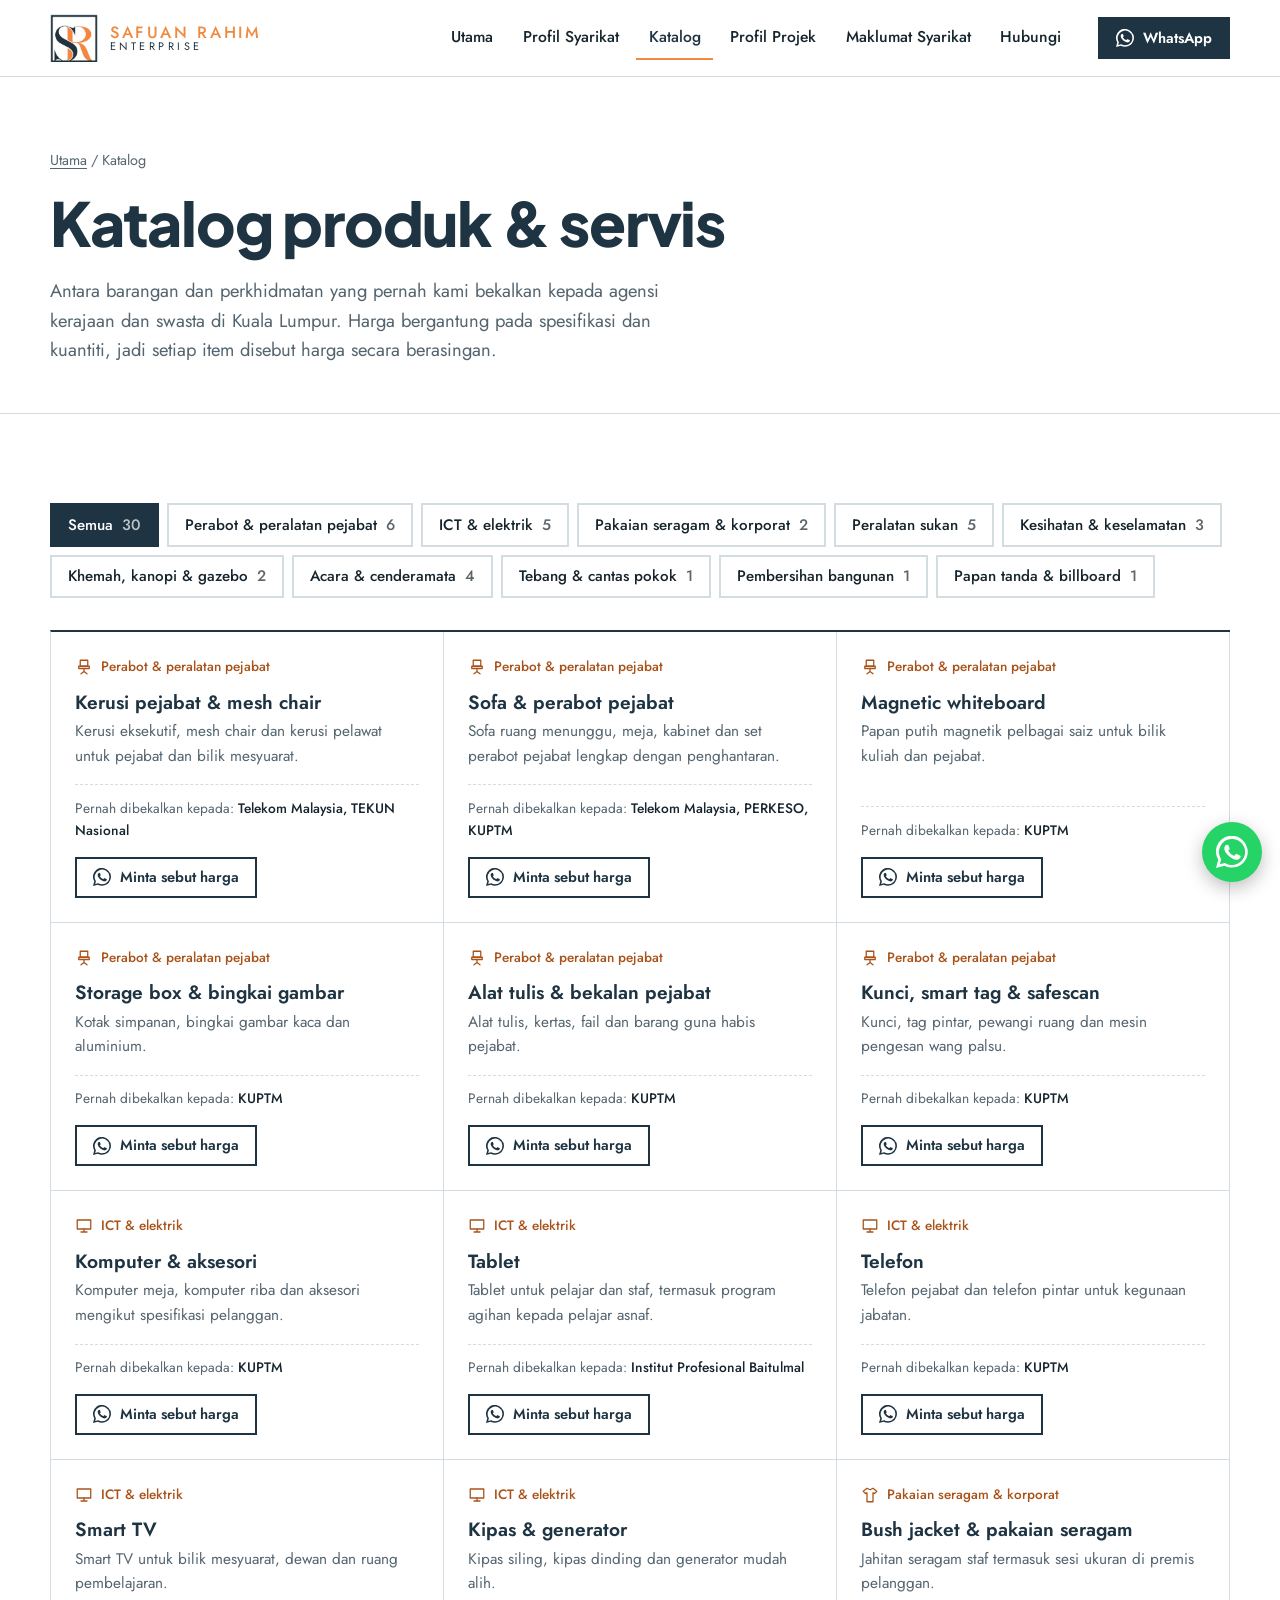
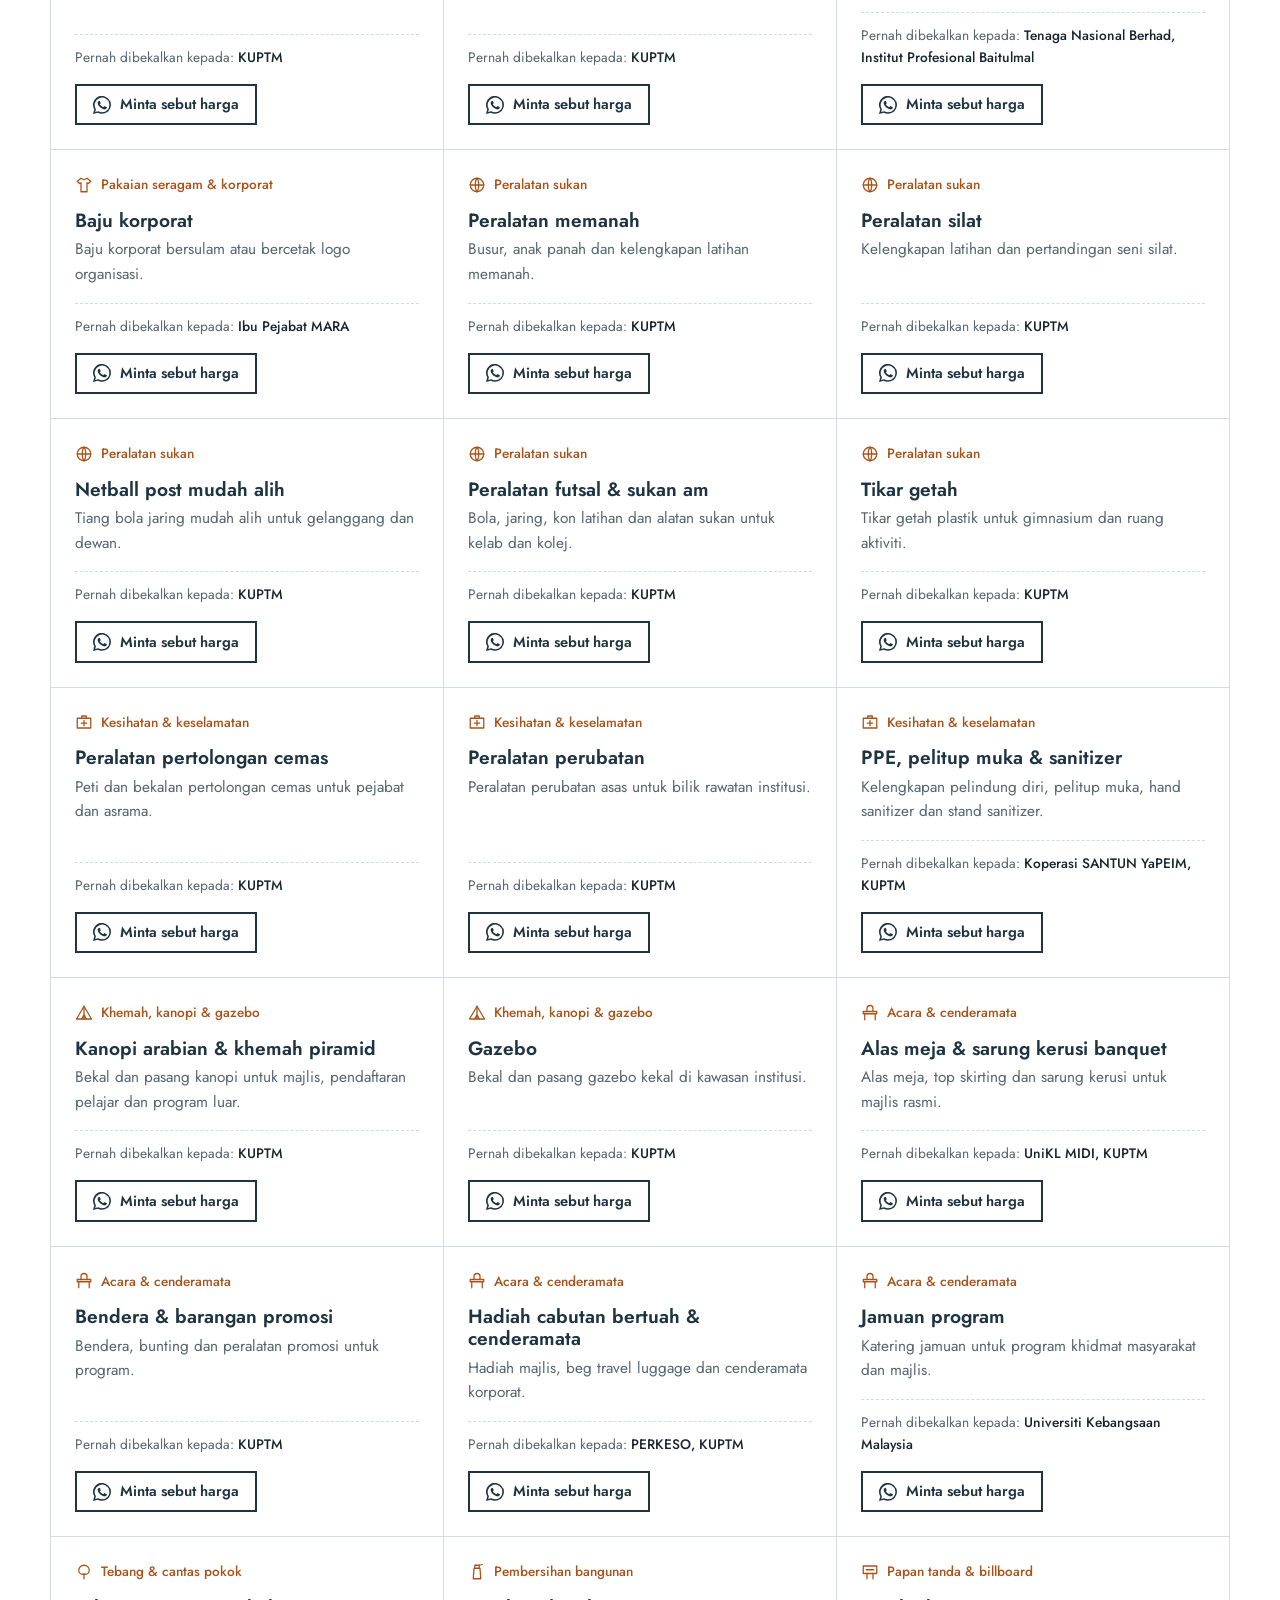
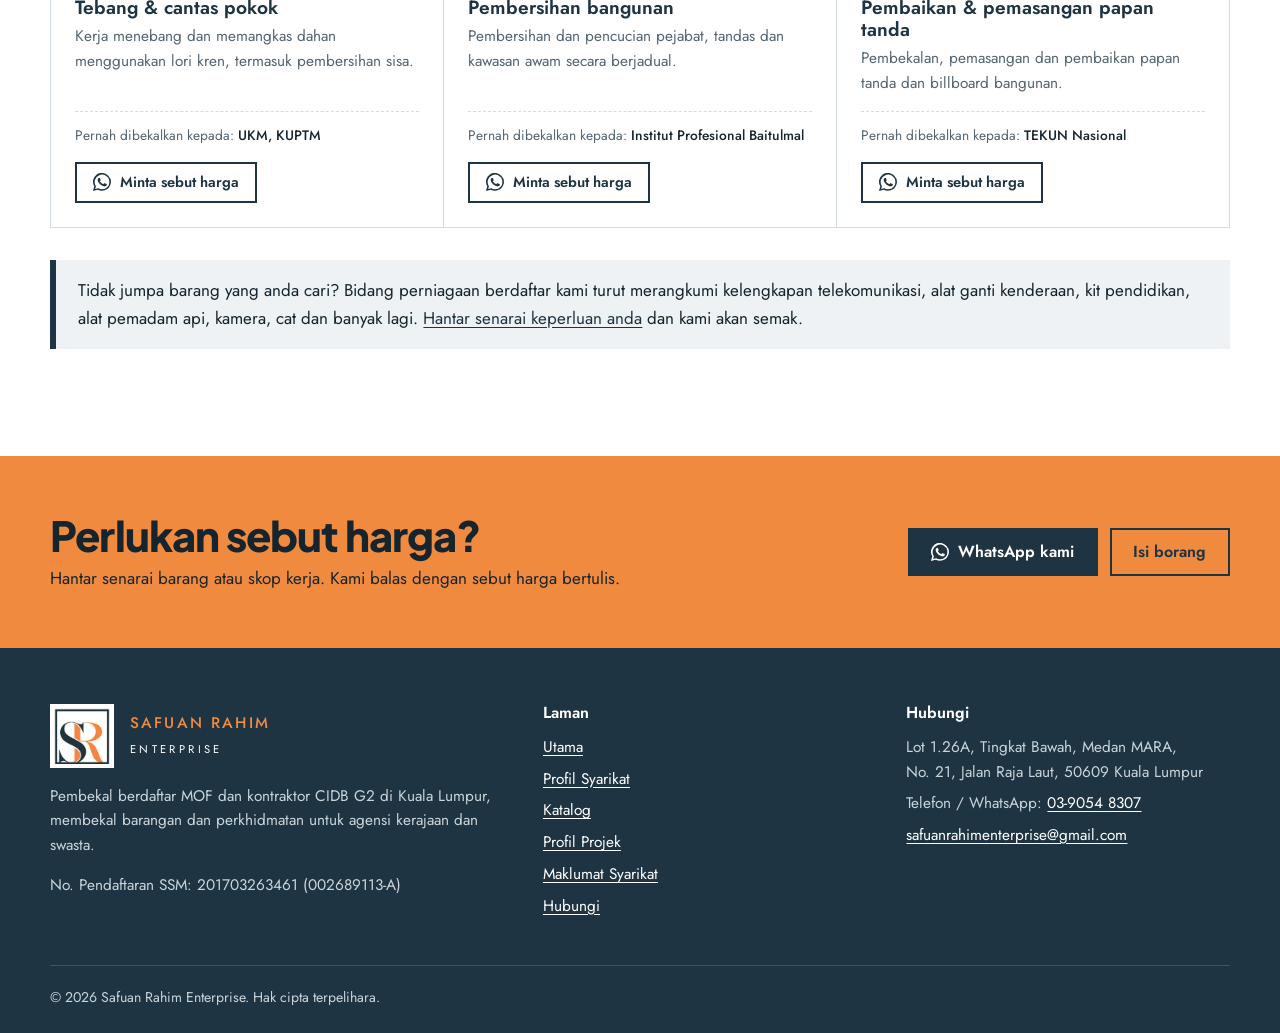
<file: katalog.html>
<!DOCTYPE html>
<html lang="ms">
<head>
<meta charset="utf-8">
<meta name="viewport" content="width=device-width, initial-scale=1">
<title>Katalog Perabot Pejabat &amp; Baju Korporat | Safuan Rahim Enterprise</title>
<meta name="description" content="Katalog pembekal kerusi dan perabot pejabat, baju korporat, bush jacket, peralatan sukan, kanopi dan cenderamata korporat di Kuala Lumpur.">
<link rel="canonical" href="https://sre.com.my/katalog.html">
<meta name="robots" content="index, follow">
<meta name="theme-color" content="#1F3442">
<meta property="og:type" content="website">
<meta property="og:locale" content="ms_MY">
<meta property="og:site_name" content="Safuan Rahim Enterprise">
<meta property="og:title" content="Katalog Perabot Pejabat &amp; Baju Korporat | Safuan Rahim Enterprise">
<meta property="og:description" content="Katalog pembekal kerusi dan perabot pejabat, baju korporat, bush jacket, peralatan sukan, kanopi dan cenderamata korporat di Kuala Lumpur.">
<meta property="og:url" content="https://sre.com.my/katalog.html">
<meta property="og:image" content="https://sre.com.my/assets/img/og-image.jpg">
<meta name="twitter:card" content="summary_large_image">
<link rel="icon" href="assets/img/favicon.ico" sizes="any">
<link rel="icon" type="image/png" href="assets/img/icon-32.png">
<link rel="apple-touch-icon" href="assets/img/icon-180.png">
<link rel="preconnect" href="https://fonts.googleapis.com">
<link rel="preconnect" href="https://fonts.gstatic.com" crossorigin>
<link href="https://fonts.googleapis.com/css2?family=Plus+Jakarta+Sans:wght@600;700;800&family=Jost:wght@400;500;600&display=swap" rel="stylesheet">
<link rel="stylesheet" href="assets/css/style.css">
<script src="assets/js/analytics.js" defer></script>

</head>
<body>
<a class="skip" href="#main">Langkau ke kandungan</a>
<header class="site-header">
  <div class="wrap">
    <a class="brand" href="index.html" aria-label="Safuan Rahim Enterprise, laman utama">
      <img src="assets/img/logo-mark.png" alt="" width="48" height="48">
      <span class="brand-name"><b>SAFUAN RAHIM</b><small>ENTERPRISE</small></span>
    </a>
    <button class="nav-toggle" aria-controls="nav" aria-expanded="false"><span class="sr-only">Menu</span><span></span><span></span><span></span></button>
    <nav class="nav" id="nav" aria-label="Navigasi utama"><ul><li><a href="index.html">Utama</a></li><li><a href="profil-syarikat.html">Profil Syarikat</a></li><li><a href="katalog.html" aria-current="page">Katalog</a></li><li><a href="projek.html">Profil Projek</a></li><li><a href="maklumat-syarikat.html">Maklumat Syarikat</a></li><li><a href="hubungi.html">Hubungi</a></li></ul></nav>
    <a class="btn btn-solid btn-sm header-cta" href="https://wa.me/60390548307?text=Salam%2C%20saya%20ingin%20mendapatkan%20sebut%20harga." target="_blank" rel="noopener"><svg viewBox="0 0 24 24" fill="currentColor" aria-hidden="true"><path d="M17.5 14.4c-.3-.1-1.7-.8-2-.9s-.5-.1-.7.1-.8.9-.9 1.1-.3.2-.6.1a8.1 8.1 0 01-4-3.5c-.3-.5.3-.5.9-1.6.1-.2 0-.4 0-.5l-.9-2.2c-.2-.6-.5-.5-.7-.5h-.6a1.1 1.1 0 00-.8.4 3.4 3.4 0 00-1 2.5 5.9 5.9 0 001.2 3.1 13.4 13.4 0 005.2 4.6c1.9.8 2.7.9 3.6.7a3.1 3.1 0 002-1.4 2.5 2.5 0 00.2-1.4c-.1-.1-.3-.2-.6-.3zM12 21.8a9.8 9.8 0 01-5-1.4l-.4-.2-3.7 1 1-3.6-.2-.4A9.8 9.8 0 1112 21.8zm8.4-18.2A11.8 11.8 0 001.7 17.8L0 24l6.3-1.7a11.8 11.8 0 005.7 1.4A11.8 11.8 0 0020.4 3.6z"/></svg> WhatsApp</a>
  </div>
</header>
<main id="main">

<section class="page-head"><div class="wrap"><nav class="crumbs" aria-label="Breadcrumb"><a href="index.html">Utama</a> / <span>Katalog</span></nav>
<h1>Katalog produk & servis</h1>
<p>Antara barangan dan perkhidmatan yang pernah kami bekalkan kepada agensi kerajaan dan swasta di Kuala Lumpur. Harga bergantung pada spesifikasi dan kuantiti, jadi setiap item disebut harga secara berasingan.</p>
</div></section>
<section class="section"><div class="wrap">
  <div class="filters" role="group" aria-label="Tapis mengikut kategori"><button class="chip" data-filter="semua" aria-pressed="true">Semua <span class="c">30</span></button><button class="chip" data-filter="pejabat" aria-pressed="false">Perabot & peralatan pejabat <span class="c">6</span></button><button class="chip" data-filter="ict" aria-pressed="false">ICT & elektrik <span class="c">5</span></button><button class="chip" data-filter="pakaian" aria-pressed="false">Pakaian seragam & korporat <span class="c">2</span></button><button class="chip" data-filter="sukan" aria-pressed="false">Peralatan sukan <span class="c">5</span></button><button class="chip" data-filter="kesihatan" aria-pressed="false">Kesihatan & keselamatan <span class="c">3</span></button><button class="chip" data-filter="khemah" aria-pressed="false">Khemah, kanopi & gazebo <span class="c">2</span></button><button class="chip" data-filter="acara" aria-pressed="false">Acara & cenderamata <span class="c">4</span></button><button class="chip" data-filter="landskap" aria-pressed="false">Tebang & cantas pokok <span class="c">1</span></button><button class="chip" data-filter="pembersihan" aria-pressed="false">Pembersihan bangunan <span class="c">1</span></button><button class="chip" data-filter="papantanda" aria-pressed="false">Papan tanda & billboard <span class="c">1</span></button></div>
  <div class="catalog"><article class="item" data-cat="pejabat">
<span class="cat"><svg viewBox="0 0 24 24" fill="none" stroke="currentColor" stroke-width="1.7" stroke-linecap="round" stroke-linejoin="round" aria-hidden="true"><path d="M7 3h10v8H7z"/><path d="M5 11h14v3H5z"/><path d="M12 14v4M8 21l4-3 4 3"/></svg>Perabot & peralatan pejabat</span><h3>Kerusi pejabat &amp; mesh chair</h3><p>Kerusi eksekutif, mesh chair dan kerusi pelawat untuk pejabat dan bilik mesyuarat.</p>
<p class="past">Pernah dibekalkan kepada: <b>Telekom Malaysia, TEKUN Nasional</b></p>
<a class="btn btn-line btn-sm" href="https://wa.me/60390548307?text=Salam%2C%20saya%20ingin%20mendapatkan%20sebut%20harga%20untuk%3A%20Kerusi%20pejabat%20%26%20mesh%20chair" target="_blank" rel="noopener"><svg viewBox="0 0 24 24" fill="currentColor" aria-hidden="true"><path d="M17.5 14.4c-.3-.1-1.7-.8-2-.9s-.5-.1-.7.1-.8.9-.9 1.1-.3.2-.6.1a8.1 8.1 0 01-4-3.5c-.3-.5.3-.5.9-1.6.1-.2 0-.4 0-.5l-.9-2.2c-.2-.6-.5-.5-.7-.5h-.6a1.1 1.1 0 00-.8.4 3.4 3.4 0 00-1 2.5 5.9 5.9 0 001.2 3.1 13.4 13.4 0 005.2 4.6c1.9.8 2.7.9 3.6.7a3.1 3.1 0 002-1.4 2.5 2.5 0 00.2-1.4c-.1-.1-.3-.2-.6-.3zM12 21.8a9.8 9.8 0 01-5-1.4l-.4-.2-3.7 1 1-3.6-.2-.4A9.8 9.8 0 1112 21.8zm8.4-18.2A11.8 11.8 0 001.7 17.8L0 24l6.3-1.7a11.8 11.8 0 005.7 1.4A11.8 11.8 0 0020.4 3.6z"/></svg> Minta sebut harga</a>
</article><article class="item" data-cat="pejabat">
<span class="cat"><svg viewBox="0 0 24 24" fill="none" stroke="currentColor" stroke-width="1.7" stroke-linecap="round" stroke-linejoin="round" aria-hidden="true"><path d="M7 3h10v8H7z"/><path d="M5 11h14v3H5z"/><path d="M12 14v4M8 21l4-3 4 3"/></svg>Perabot & peralatan pejabat</span><h3>Sofa &amp; perabot pejabat</h3><p>Sofa ruang menunggu, meja, kabinet dan set perabot pejabat lengkap dengan penghantaran.</p>
<p class="past">Pernah dibekalkan kepada: <b>Telekom Malaysia, PERKESO, KUPTM</b></p>
<a class="btn btn-line btn-sm" href="https://wa.me/60390548307?text=Salam%2C%20saya%20ingin%20mendapatkan%20sebut%20harga%20untuk%3A%20Sofa%20%26%20perabot%20pejabat" target="_blank" rel="noopener"><svg viewBox="0 0 24 24" fill="currentColor" aria-hidden="true"><path d="M17.5 14.4c-.3-.1-1.7-.8-2-.9s-.5-.1-.7.1-.8.9-.9 1.1-.3.2-.6.1a8.1 8.1 0 01-4-3.5c-.3-.5.3-.5.9-1.6.1-.2 0-.4 0-.5l-.9-2.2c-.2-.6-.5-.5-.7-.5h-.6a1.1 1.1 0 00-.8.4 3.4 3.4 0 00-1 2.5 5.9 5.9 0 001.2 3.1 13.4 13.4 0 005.2 4.6c1.9.8 2.7.9 3.6.7a3.1 3.1 0 002-1.4 2.5 2.5 0 00.2-1.4c-.1-.1-.3-.2-.6-.3zM12 21.8a9.8 9.8 0 01-5-1.4l-.4-.2-3.7 1 1-3.6-.2-.4A9.8 9.8 0 1112 21.8zm8.4-18.2A11.8 11.8 0 001.7 17.8L0 24l6.3-1.7a11.8 11.8 0 005.7 1.4A11.8 11.8 0 0020.4 3.6z"/></svg> Minta sebut harga</a>
</article><article class="item" data-cat="pejabat">
<span class="cat"><svg viewBox="0 0 24 24" fill="none" stroke="currentColor" stroke-width="1.7" stroke-linecap="round" stroke-linejoin="round" aria-hidden="true"><path d="M7 3h10v8H7z"/><path d="M5 11h14v3H5z"/><path d="M12 14v4M8 21l4-3 4 3"/></svg>Perabot & peralatan pejabat</span><h3>Magnetic whiteboard</h3><p>Papan putih magnetik pelbagai saiz untuk bilik kuliah dan pejabat.</p>
<p class="past">Pernah dibekalkan kepada: <b>KUPTM</b></p>
<a class="btn btn-line btn-sm" href="https://wa.me/60390548307?text=Salam%2C%20saya%20ingin%20mendapatkan%20sebut%20harga%20untuk%3A%20Magnetic%20whiteboard" target="_blank" rel="noopener"><svg viewBox="0 0 24 24" fill="currentColor" aria-hidden="true"><path d="M17.5 14.4c-.3-.1-1.7-.8-2-.9s-.5-.1-.7.1-.8.9-.9 1.1-.3.2-.6.1a8.1 8.1 0 01-4-3.5c-.3-.5.3-.5.9-1.6.1-.2 0-.4 0-.5l-.9-2.2c-.2-.6-.5-.5-.7-.5h-.6a1.1 1.1 0 00-.8.4 3.4 3.4 0 00-1 2.5 5.9 5.9 0 001.2 3.1 13.4 13.4 0 005.2 4.6c1.9.8 2.7.9 3.6.7a3.1 3.1 0 002-1.4 2.5 2.5 0 00.2-1.4c-.1-.1-.3-.2-.6-.3zM12 21.8a9.8 9.8 0 01-5-1.4l-.4-.2-3.7 1 1-3.6-.2-.4A9.8 9.8 0 1112 21.8zm8.4-18.2A11.8 11.8 0 001.7 17.8L0 24l6.3-1.7a11.8 11.8 0 005.7 1.4A11.8 11.8 0 0020.4 3.6z"/></svg> Minta sebut harga</a>
</article><article class="item" data-cat="pejabat">
<span class="cat"><svg viewBox="0 0 24 24" fill="none" stroke="currentColor" stroke-width="1.7" stroke-linecap="round" stroke-linejoin="round" aria-hidden="true"><path d="M7 3h10v8H7z"/><path d="M5 11h14v3H5z"/><path d="M12 14v4M8 21l4-3 4 3"/></svg>Perabot & peralatan pejabat</span><h3>Storage box &amp; bingkai gambar</h3><p>Kotak simpanan, bingkai gambar kaca dan aluminium.</p>
<p class="past">Pernah dibekalkan kepada: <b>KUPTM</b></p>
<a class="btn btn-line btn-sm" href="https://wa.me/60390548307?text=Salam%2C%20saya%20ingin%20mendapatkan%20sebut%20harga%20untuk%3A%20Storage%20box%20%26%20bingkai%20gambar" target="_blank" rel="noopener"><svg viewBox="0 0 24 24" fill="currentColor" aria-hidden="true"><path d="M17.5 14.4c-.3-.1-1.7-.8-2-.9s-.5-.1-.7.1-.8.9-.9 1.1-.3.2-.6.1a8.1 8.1 0 01-4-3.5c-.3-.5.3-.5.9-1.6.1-.2 0-.4 0-.5l-.9-2.2c-.2-.6-.5-.5-.7-.5h-.6a1.1 1.1 0 00-.8.4 3.4 3.4 0 00-1 2.5 5.9 5.9 0 001.2 3.1 13.4 13.4 0 005.2 4.6c1.9.8 2.7.9 3.6.7a3.1 3.1 0 002-1.4 2.5 2.5 0 00.2-1.4c-.1-.1-.3-.2-.6-.3zM12 21.8a9.8 9.8 0 01-5-1.4l-.4-.2-3.7 1 1-3.6-.2-.4A9.8 9.8 0 1112 21.8zm8.4-18.2A11.8 11.8 0 001.7 17.8L0 24l6.3-1.7a11.8 11.8 0 005.7 1.4A11.8 11.8 0 0020.4 3.6z"/></svg> Minta sebut harga</a>
</article><article class="item" data-cat="pejabat">
<span class="cat"><svg viewBox="0 0 24 24" fill="none" stroke="currentColor" stroke-width="1.7" stroke-linecap="round" stroke-linejoin="round" aria-hidden="true"><path d="M7 3h10v8H7z"/><path d="M5 11h14v3H5z"/><path d="M12 14v4M8 21l4-3 4 3"/></svg>Perabot & peralatan pejabat</span><h3>Alat tulis &amp; bekalan pejabat</h3><p>Alat tulis, kertas, fail dan barang guna habis pejabat.</p>
<p class="past">Pernah dibekalkan kepada: <b>KUPTM</b></p>
<a class="btn btn-line btn-sm" href="https://wa.me/60390548307?text=Salam%2C%20saya%20ingin%20mendapatkan%20sebut%20harga%20untuk%3A%20Alat%20tulis%20%26%20bekalan%20pejabat" target="_blank" rel="noopener"><svg viewBox="0 0 24 24" fill="currentColor" aria-hidden="true"><path d="M17.5 14.4c-.3-.1-1.7-.8-2-.9s-.5-.1-.7.1-.8.9-.9 1.1-.3.2-.6.1a8.1 8.1 0 01-4-3.5c-.3-.5.3-.5.9-1.6.1-.2 0-.4 0-.5l-.9-2.2c-.2-.6-.5-.5-.7-.5h-.6a1.1 1.1 0 00-.8.4 3.4 3.4 0 00-1 2.5 5.9 5.9 0 001.2 3.1 13.4 13.4 0 005.2 4.6c1.9.8 2.7.9 3.6.7a3.1 3.1 0 002-1.4 2.5 2.5 0 00.2-1.4c-.1-.1-.3-.2-.6-.3zM12 21.8a9.8 9.8 0 01-5-1.4l-.4-.2-3.7 1 1-3.6-.2-.4A9.8 9.8 0 1112 21.8zm8.4-18.2A11.8 11.8 0 001.7 17.8L0 24l6.3-1.7a11.8 11.8 0 005.7 1.4A11.8 11.8 0 0020.4 3.6z"/></svg> Minta sebut harga</a>
</article><article class="item" data-cat="pejabat">
<span class="cat"><svg viewBox="0 0 24 24" fill="none" stroke="currentColor" stroke-width="1.7" stroke-linecap="round" stroke-linejoin="round" aria-hidden="true"><path d="M7 3h10v8H7z"/><path d="M5 11h14v3H5z"/><path d="M12 14v4M8 21l4-3 4 3"/></svg>Perabot & peralatan pejabat</span><h3>Kunci, smart tag &amp; safescan</h3><p>Kunci, tag pintar, pewangi ruang dan mesin pengesan wang palsu.</p>
<p class="past">Pernah dibekalkan kepada: <b>KUPTM</b></p>
<a class="btn btn-line btn-sm" href="https://wa.me/60390548307?text=Salam%2C%20saya%20ingin%20mendapatkan%20sebut%20harga%20untuk%3A%20Kunci%2C%20smart%20tag%20%26%20safescan" target="_blank" rel="noopener"><svg viewBox="0 0 24 24" fill="currentColor" aria-hidden="true"><path d="M17.5 14.4c-.3-.1-1.7-.8-2-.9s-.5-.1-.7.1-.8.9-.9 1.1-.3.2-.6.1a8.1 8.1 0 01-4-3.5c-.3-.5.3-.5.9-1.6.1-.2 0-.4 0-.5l-.9-2.2c-.2-.6-.5-.5-.7-.5h-.6a1.1 1.1 0 00-.8.4 3.4 3.4 0 00-1 2.5 5.9 5.9 0 001.2 3.1 13.4 13.4 0 005.2 4.6c1.9.8 2.7.9 3.6.7a3.1 3.1 0 002-1.4 2.5 2.5 0 00.2-1.4c-.1-.1-.3-.2-.6-.3zM12 21.8a9.8 9.8 0 01-5-1.4l-.4-.2-3.7 1 1-3.6-.2-.4A9.8 9.8 0 1112 21.8zm8.4-18.2A11.8 11.8 0 001.7 17.8L0 24l6.3-1.7a11.8 11.8 0 005.7 1.4A11.8 11.8 0 0020.4 3.6z"/></svg> Minta sebut harga</a>
</article><article class="item" data-cat="ict">
<span class="cat"><svg viewBox="0 0 24 24" fill="none" stroke="currentColor" stroke-width="1.7" stroke-linecap="round" stroke-linejoin="round" aria-hidden="true"><rect x="3" y="4" width="18" height="12"/><path d="M8 20h8M12 16v4"/></svg>ICT & elektrik</span><h3>Komputer &amp; aksesori</h3><p>Komputer meja, komputer riba dan aksesori mengikut spesifikasi pelanggan.</p>
<p class="past">Pernah dibekalkan kepada: <b>KUPTM</b></p>
<a class="btn btn-line btn-sm" href="https://wa.me/60390548307?text=Salam%2C%20saya%20ingin%20mendapatkan%20sebut%20harga%20untuk%3A%20Komputer%20%26%20aksesori" target="_blank" rel="noopener"><svg viewBox="0 0 24 24" fill="currentColor" aria-hidden="true"><path d="M17.5 14.4c-.3-.1-1.7-.8-2-.9s-.5-.1-.7.1-.8.9-.9 1.1-.3.2-.6.1a8.1 8.1 0 01-4-3.5c-.3-.5.3-.5.9-1.6.1-.2 0-.4 0-.5l-.9-2.2c-.2-.6-.5-.5-.7-.5h-.6a1.1 1.1 0 00-.8.4 3.4 3.4 0 00-1 2.5 5.9 5.9 0 001.2 3.1 13.4 13.4 0 005.2 4.6c1.9.8 2.7.9 3.6.7a3.1 3.1 0 002-1.4 2.5 2.5 0 00.2-1.4c-.1-.1-.3-.2-.6-.3zM12 21.8a9.8 9.8 0 01-5-1.4l-.4-.2-3.7 1 1-3.6-.2-.4A9.8 9.8 0 1112 21.8zm8.4-18.2A11.8 11.8 0 001.7 17.8L0 24l6.3-1.7a11.8 11.8 0 005.7 1.4A11.8 11.8 0 0020.4 3.6z"/></svg> Minta sebut harga</a>
</article><article class="item" data-cat="ict">
<span class="cat"><svg viewBox="0 0 24 24" fill="none" stroke="currentColor" stroke-width="1.7" stroke-linecap="round" stroke-linejoin="round" aria-hidden="true"><rect x="3" y="4" width="18" height="12"/><path d="M8 20h8M12 16v4"/></svg>ICT & elektrik</span><h3>Tablet</h3><p>Tablet untuk pelajar dan staf, termasuk program agihan kepada pelajar asnaf.</p>
<p class="past">Pernah dibekalkan kepada: <b>Institut Profesional Baitulmal</b></p>
<a class="btn btn-line btn-sm" href="https://wa.me/60390548307?text=Salam%2C%20saya%20ingin%20mendapatkan%20sebut%20harga%20untuk%3A%20Tablet" target="_blank" rel="noopener"><svg viewBox="0 0 24 24" fill="currentColor" aria-hidden="true"><path d="M17.5 14.4c-.3-.1-1.7-.8-2-.9s-.5-.1-.7.1-.8.9-.9 1.1-.3.2-.6.1a8.1 8.1 0 01-4-3.5c-.3-.5.3-.5.9-1.6.1-.2 0-.4 0-.5l-.9-2.2c-.2-.6-.5-.5-.7-.5h-.6a1.1 1.1 0 00-.8.4 3.4 3.4 0 00-1 2.5 5.9 5.9 0 001.2 3.1 13.4 13.4 0 005.2 4.6c1.9.8 2.7.9 3.6.7a3.1 3.1 0 002-1.4 2.5 2.5 0 00.2-1.4c-.1-.1-.3-.2-.6-.3zM12 21.8a9.8 9.8 0 01-5-1.4l-.4-.2-3.7 1 1-3.6-.2-.4A9.8 9.8 0 1112 21.8zm8.4-18.2A11.8 11.8 0 001.7 17.8L0 24l6.3-1.7a11.8 11.8 0 005.7 1.4A11.8 11.8 0 0020.4 3.6z"/></svg> Minta sebut harga</a>
</article><article class="item" data-cat="ict">
<span class="cat"><svg viewBox="0 0 24 24" fill="none" stroke="currentColor" stroke-width="1.7" stroke-linecap="round" stroke-linejoin="round" aria-hidden="true"><rect x="3" y="4" width="18" height="12"/><path d="M8 20h8M12 16v4"/></svg>ICT & elektrik</span><h3>Telefon</h3><p>Telefon pejabat dan telefon pintar untuk kegunaan jabatan.</p>
<p class="past">Pernah dibekalkan kepada: <b>KUPTM</b></p>
<a class="btn btn-line btn-sm" href="https://wa.me/60390548307?text=Salam%2C%20saya%20ingin%20mendapatkan%20sebut%20harga%20untuk%3A%20Telefon" target="_blank" rel="noopener"><svg viewBox="0 0 24 24" fill="currentColor" aria-hidden="true"><path d="M17.5 14.4c-.3-.1-1.7-.8-2-.9s-.5-.1-.7.1-.8.9-.9 1.1-.3.2-.6.1a8.1 8.1 0 01-4-3.5c-.3-.5.3-.5.9-1.6.1-.2 0-.4 0-.5l-.9-2.2c-.2-.6-.5-.5-.7-.5h-.6a1.1 1.1 0 00-.8.4 3.4 3.4 0 00-1 2.5 5.9 5.9 0 001.2 3.1 13.4 13.4 0 005.2 4.6c1.9.8 2.7.9 3.6.7a3.1 3.1 0 002-1.4 2.5 2.5 0 00.2-1.4c-.1-.1-.3-.2-.6-.3zM12 21.8a9.8 9.8 0 01-5-1.4l-.4-.2-3.7 1 1-3.6-.2-.4A9.8 9.8 0 1112 21.8zm8.4-18.2A11.8 11.8 0 001.7 17.8L0 24l6.3-1.7a11.8 11.8 0 005.7 1.4A11.8 11.8 0 0020.4 3.6z"/></svg> Minta sebut harga</a>
</article><article class="item" data-cat="ict">
<span class="cat"><svg viewBox="0 0 24 24" fill="none" stroke="currentColor" stroke-width="1.7" stroke-linecap="round" stroke-linejoin="round" aria-hidden="true"><rect x="3" y="4" width="18" height="12"/><path d="M8 20h8M12 16v4"/></svg>ICT & elektrik</span><h3>Smart TV</h3><p>Smart TV untuk bilik mesyuarat, dewan dan ruang pembelajaran.</p>
<p class="past">Pernah dibekalkan kepada: <b>KUPTM</b></p>
<a class="btn btn-line btn-sm" href="https://wa.me/60390548307?text=Salam%2C%20saya%20ingin%20mendapatkan%20sebut%20harga%20untuk%3A%20Smart%20TV" target="_blank" rel="noopener"><svg viewBox="0 0 24 24" fill="currentColor" aria-hidden="true"><path d="M17.5 14.4c-.3-.1-1.7-.8-2-.9s-.5-.1-.7.1-.8.9-.9 1.1-.3.2-.6.1a8.1 8.1 0 01-4-3.5c-.3-.5.3-.5.9-1.6.1-.2 0-.4 0-.5l-.9-2.2c-.2-.6-.5-.5-.7-.5h-.6a1.1 1.1 0 00-.8.4 3.4 3.4 0 00-1 2.5 5.9 5.9 0 001.2 3.1 13.4 13.4 0 005.2 4.6c1.9.8 2.7.9 3.6.7a3.1 3.1 0 002-1.4 2.5 2.5 0 00.2-1.4c-.1-.1-.3-.2-.6-.3zM12 21.8a9.8 9.8 0 01-5-1.4l-.4-.2-3.7 1 1-3.6-.2-.4A9.8 9.8 0 1112 21.8zm8.4-18.2A11.8 11.8 0 001.7 17.8L0 24l6.3-1.7a11.8 11.8 0 005.7 1.4A11.8 11.8 0 0020.4 3.6z"/></svg> Minta sebut harga</a>
</article><article class="item" data-cat="ict">
<span class="cat"><svg viewBox="0 0 24 24" fill="none" stroke="currentColor" stroke-width="1.7" stroke-linecap="round" stroke-linejoin="round" aria-hidden="true"><rect x="3" y="4" width="18" height="12"/><path d="M8 20h8M12 16v4"/></svg>ICT & elektrik</span><h3>Kipas &amp; generator</h3><p>Kipas siling, kipas dinding dan generator mudah alih.</p>
<p class="past">Pernah dibekalkan kepada: <b>KUPTM</b></p>
<a class="btn btn-line btn-sm" href="https://wa.me/60390548307?text=Salam%2C%20saya%20ingin%20mendapatkan%20sebut%20harga%20untuk%3A%20Kipas%20%26%20generator" target="_blank" rel="noopener"><svg viewBox="0 0 24 24" fill="currentColor" aria-hidden="true"><path d="M17.5 14.4c-.3-.1-1.7-.8-2-.9s-.5-.1-.7.1-.8.9-.9 1.1-.3.2-.6.1a8.1 8.1 0 01-4-3.5c-.3-.5.3-.5.9-1.6.1-.2 0-.4 0-.5l-.9-2.2c-.2-.6-.5-.5-.7-.5h-.6a1.1 1.1 0 00-.8.4 3.4 3.4 0 00-1 2.5 5.9 5.9 0 001.2 3.1 13.4 13.4 0 005.2 4.6c1.9.8 2.7.9 3.6.7a3.1 3.1 0 002-1.4 2.5 2.5 0 00.2-1.4c-.1-.1-.3-.2-.6-.3zM12 21.8a9.8 9.8 0 01-5-1.4l-.4-.2-3.7 1 1-3.6-.2-.4A9.8 9.8 0 1112 21.8zm8.4-18.2A11.8 11.8 0 001.7 17.8L0 24l6.3-1.7a11.8 11.8 0 005.7 1.4A11.8 11.8 0 0020.4 3.6z"/></svg> Minta sebut harga</a>
</article><article class="item" data-cat="pakaian">
<span class="cat"><svg viewBox="0 0 24 24" fill="none" stroke="currentColor" stroke-width="1.7" stroke-linecap="round" stroke-linejoin="round" aria-hidden="true"><path d="M8 3l4 2 4-2 5 4-3 3-2-1v12H8V9l-2 1-3-3z"/></svg>Pakaian seragam & korporat</span><h3>Bush jacket &amp; pakaian seragam</h3><p>Jahitan seragam staf termasuk sesi ukuran di premis pelanggan.</p>
<p class="past">Pernah dibekalkan kepada: <b>Tenaga Nasional Berhad, Institut Profesional Baitulmal</b></p>
<a class="btn btn-line btn-sm" href="https://wa.me/60390548307?text=Salam%2C%20saya%20ingin%20mendapatkan%20sebut%20harga%20untuk%3A%20Bush%20jacket%20%26%20pakaian%20seragam" target="_blank" rel="noopener"><svg viewBox="0 0 24 24" fill="currentColor" aria-hidden="true"><path d="M17.5 14.4c-.3-.1-1.7-.8-2-.9s-.5-.1-.7.1-.8.9-.9 1.1-.3.2-.6.1a8.1 8.1 0 01-4-3.5c-.3-.5.3-.5.9-1.6.1-.2 0-.4 0-.5l-.9-2.2c-.2-.6-.5-.5-.7-.5h-.6a1.1 1.1 0 00-.8.4 3.4 3.4 0 00-1 2.5 5.9 5.9 0 001.2 3.1 13.4 13.4 0 005.2 4.6c1.9.8 2.7.9 3.6.7a3.1 3.1 0 002-1.4 2.5 2.5 0 00.2-1.4c-.1-.1-.3-.2-.6-.3zM12 21.8a9.8 9.8 0 01-5-1.4l-.4-.2-3.7 1 1-3.6-.2-.4A9.8 9.8 0 1112 21.8zm8.4-18.2A11.8 11.8 0 001.7 17.8L0 24l6.3-1.7a11.8 11.8 0 005.7 1.4A11.8 11.8 0 0020.4 3.6z"/></svg> Minta sebut harga</a>
</article><article class="item" data-cat="pakaian">
<span class="cat"><svg viewBox="0 0 24 24" fill="none" stroke="currentColor" stroke-width="1.7" stroke-linecap="round" stroke-linejoin="round" aria-hidden="true"><path d="M8 3l4 2 4-2 5 4-3 3-2-1v12H8V9l-2 1-3-3z"/></svg>Pakaian seragam & korporat</span><h3>Baju korporat</h3><p>Baju korporat bersulam atau bercetak logo organisasi.</p>
<p class="past">Pernah dibekalkan kepada: <b>Ibu Pejabat MARA</b></p>
<a class="btn btn-line btn-sm" href="https://wa.me/60390548307?text=Salam%2C%20saya%20ingin%20mendapatkan%20sebut%20harga%20untuk%3A%20Baju%20korporat" target="_blank" rel="noopener"><svg viewBox="0 0 24 24" fill="currentColor" aria-hidden="true"><path d="M17.5 14.4c-.3-.1-1.7-.8-2-.9s-.5-.1-.7.1-.8.9-.9 1.1-.3.2-.6.1a8.1 8.1 0 01-4-3.5c-.3-.5.3-.5.9-1.6.1-.2 0-.4 0-.5l-.9-2.2c-.2-.6-.5-.5-.7-.5h-.6a1.1 1.1 0 00-.8.4 3.4 3.4 0 00-1 2.5 5.9 5.9 0 001.2 3.1 13.4 13.4 0 005.2 4.6c1.9.8 2.7.9 3.6.7a3.1 3.1 0 002-1.4 2.5 2.5 0 00.2-1.4c-.1-.1-.3-.2-.6-.3zM12 21.8a9.8 9.8 0 01-5-1.4l-.4-.2-3.7 1 1-3.6-.2-.4A9.8 9.8 0 1112 21.8zm8.4-18.2A11.8 11.8 0 001.7 17.8L0 24l6.3-1.7a11.8 11.8 0 005.7 1.4A11.8 11.8 0 0020.4 3.6z"/></svg> Minta sebut harga</a>
</article><article class="item" data-cat="sukan">
<span class="cat"><svg viewBox="0 0 24 24" fill="none" stroke="currentColor" stroke-width="1.7" stroke-linecap="round" stroke-linejoin="round" aria-hidden="true"><circle cx="12" cy="12" r="9"/><path d="M3 12h18M12 3c3 3 3 15 0 18M12 3c-3 3-3 15 0 18"/></svg>Peralatan sukan</span><h3>Peralatan memanah</h3><p>Busur, anak panah dan kelengkapan latihan memanah.</p>
<p class="past">Pernah dibekalkan kepada: <b>KUPTM</b></p>
<a class="btn btn-line btn-sm" href="https://wa.me/60390548307?text=Salam%2C%20saya%20ingin%20mendapatkan%20sebut%20harga%20untuk%3A%20Peralatan%20memanah" target="_blank" rel="noopener"><svg viewBox="0 0 24 24" fill="currentColor" aria-hidden="true"><path d="M17.5 14.4c-.3-.1-1.7-.8-2-.9s-.5-.1-.7.1-.8.9-.9 1.1-.3.2-.6.1a8.1 8.1 0 01-4-3.5c-.3-.5.3-.5.9-1.6.1-.2 0-.4 0-.5l-.9-2.2c-.2-.6-.5-.5-.7-.5h-.6a1.1 1.1 0 00-.8.4 3.4 3.4 0 00-1 2.5 5.9 5.9 0 001.2 3.1 13.4 13.4 0 005.2 4.6c1.9.8 2.7.9 3.6.7a3.1 3.1 0 002-1.4 2.5 2.5 0 00.2-1.4c-.1-.1-.3-.2-.6-.3zM12 21.8a9.8 9.8 0 01-5-1.4l-.4-.2-3.7 1 1-3.6-.2-.4A9.8 9.8 0 1112 21.8zm8.4-18.2A11.8 11.8 0 001.7 17.8L0 24l6.3-1.7a11.8 11.8 0 005.7 1.4A11.8 11.8 0 0020.4 3.6z"/></svg> Minta sebut harga</a>
</article><article class="item" data-cat="sukan">
<span class="cat"><svg viewBox="0 0 24 24" fill="none" stroke="currentColor" stroke-width="1.7" stroke-linecap="round" stroke-linejoin="round" aria-hidden="true"><circle cx="12" cy="12" r="9"/><path d="M3 12h18M12 3c3 3 3 15 0 18M12 3c-3 3-3 15 0 18"/></svg>Peralatan sukan</span><h3>Peralatan silat</h3><p>Kelengkapan latihan dan pertandingan seni silat.</p>
<p class="past">Pernah dibekalkan kepada: <b>KUPTM</b></p>
<a class="btn btn-line btn-sm" href="https://wa.me/60390548307?text=Salam%2C%20saya%20ingin%20mendapatkan%20sebut%20harga%20untuk%3A%20Peralatan%20silat" target="_blank" rel="noopener"><svg viewBox="0 0 24 24" fill="currentColor" aria-hidden="true"><path d="M17.5 14.4c-.3-.1-1.7-.8-2-.9s-.5-.1-.7.1-.8.9-.9 1.1-.3.2-.6.1a8.1 8.1 0 01-4-3.5c-.3-.5.3-.5.9-1.6.1-.2 0-.4 0-.5l-.9-2.2c-.2-.6-.5-.5-.7-.5h-.6a1.1 1.1 0 00-.8.4 3.4 3.4 0 00-1 2.5 5.9 5.9 0 001.2 3.1 13.4 13.4 0 005.2 4.6c1.9.8 2.7.9 3.6.7a3.1 3.1 0 002-1.4 2.5 2.5 0 00.2-1.4c-.1-.1-.3-.2-.6-.3zM12 21.8a9.8 9.8 0 01-5-1.4l-.4-.2-3.7 1 1-3.6-.2-.4A9.8 9.8 0 1112 21.8zm8.4-18.2A11.8 11.8 0 001.7 17.8L0 24l6.3-1.7a11.8 11.8 0 005.7 1.4A11.8 11.8 0 0020.4 3.6z"/></svg> Minta sebut harga</a>
</article><article class="item" data-cat="sukan">
<span class="cat"><svg viewBox="0 0 24 24" fill="none" stroke="currentColor" stroke-width="1.7" stroke-linecap="round" stroke-linejoin="round" aria-hidden="true"><circle cx="12" cy="12" r="9"/><path d="M3 12h18M12 3c3 3 3 15 0 18M12 3c-3 3-3 15 0 18"/></svg>Peralatan sukan</span><h3>Netball post mudah alih</h3><p>Tiang bola jaring mudah alih untuk gelanggang dan dewan.</p>
<p class="past">Pernah dibekalkan kepada: <b>KUPTM</b></p>
<a class="btn btn-line btn-sm" href="https://wa.me/60390548307?text=Salam%2C%20saya%20ingin%20mendapatkan%20sebut%20harga%20untuk%3A%20Netball%20post%20mudah%20alih" target="_blank" rel="noopener"><svg viewBox="0 0 24 24" fill="currentColor" aria-hidden="true"><path d="M17.5 14.4c-.3-.1-1.7-.8-2-.9s-.5-.1-.7.1-.8.9-.9 1.1-.3.2-.6.1a8.1 8.1 0 01-4-3.5c-.3-.5.3-.5.9-1.6.1-.2 0-.4 0-.5l-.9-2.2c-.2-.6-.5-.5-.7-.5h-.6a1.1 1.1 0 00-.8.4 3.4 3.4 0 00-1 2.5 5.9 5.9 0 001.2 3.1 13.4 13.4 0 005.2 4.6c1.9.8 2.7.9 3.6.7a3.1 3.1 0 002-1.4 2.5 2.5 0 00.2-1.4c-.1-.1-.3-.2-.6-.3zM12 21.8a9.8 9.8 0 01-5-1.4l-.4-.2-3.7 1 1-3.6-.2-.4A9.8 9.8 0 1112 21.8zm8.4-18.2A11.8 11.8 0 001.7 17.8L0 24l6.3-1.7a11.8 11.8 0 005.7 1.4A11.8 11.8 0 0020.4 3.6z"/></svg> Minta sebut harga</a>
</article><article class="item" data-cat="sukan">
<span class="cat"><svg viewBox="0 0 24 24" fill="none" stroke="currentColor" stroke-width="1.7" stroke-linecap="round" stroke-linejoin="round" aria-hidden="true"><circle cx="12" cy="12" r="9"/><path d="M3 12h18M12 3c3 3 3 15 0 18M12 3c-3 3-3 15 0 18"/></svg>Peralatan sukan</span><h3>Peralatan futsal &amp; sukan am</h3><p>Bola, jaring, kon latihan dan alatan sukan untuk kelab dan kolej.</p>
<p class="past">Pernah dibekalkan kepada: <b>KUPTM</b></p>
<a class="btn btn-line btn-sm" href="https://wa.me/60390548307?text=Salam%2C%20saya%20ingin%20mendapatkan%20sebut%20harga%20untuk%3A%20Peralatan%20futsal%20%26%20sukan%20am" target="_blank" rel="noopener"><svg viewBox="0 0 24 24" fill="currentColor" aria-hidden="true"><path d="M17.5 14.4c-.3-.1-1.7-.8-2-.9s-.5-.1-.7.1-.8.9-.9 1.1-.3.2-.6.1a8.1 8.1 0 01-4-3.5c-.3-.5.3-.5.9-1.6.1-.2 0-.4 0-.5l-.9-2.2c-.2-.6-.5-.5-.7-.5h-.6a1.1 1.1 0 00-.8.4 3.4 3.4 0 00-1 2.5 5.9 5.9 0 001.2 3.1 13.4 13.4 0 005.2 4.6c1.9.8 2.7.9 3.6.7a3.1 3.1 0 002-1.4 2.5 2.5 0 00.2-1.4c-.1-.1-.3-.2-.6-.3zM12 21.8a9.8 9.8 0 01-5-1.4l-.4-.2-3.7 1 1-3.6-.2-.4A9.8 9.8 0 1112 21.8zm8.4-18.2A11.8 11.8 0 001.7 17.8L0 24l6.3-1.7a11.8 11.8 0 005.7 1.4A11.8 11.8 0 0020.4 3.6z"/></svg> Minta sebut harga</a>
</article><article class="item" data-cat="sukan">
<span class="cat"><svg viewBox="0 0 24 24" fill="none" stroke="currentColor" stroke-width="1.7" stroke-linecap="round" stroke-linejoin="round" aria-hidden="true"><circle cx="12" cy="12" r="9"/><path d="M3 12h18M12 3c3 3 3 15 0 18M12 3c-3 3-3 15 0 18"/></svg>Peralatan sukan</span><h3>Tikar getah</h3><p>Tikar getah plastik untuk gimnasium dan ruang aktiviti.</p>
<p class="past">Pernah dibekalkan kepada: <b>KUPTM</b></p>
<a class="btn btn-line btn-sm" href="https://wa.me/60390548307?text=Salam%2C%20saya%20ingin%20mendapatkan%20sebut%20harga%20untuk%3A%20Tikar%20getah" target="_blank" rel="noopener"><svg viewBox="0 0 24 24" fill="currentColor" aria-hidden="true"><path d="M17.5 14.4c-.3-.1-1.7-.8-2-.9s-.5-.1-.7.1-.8.9-.9 1.1-.3.2-.6.1a8.1 8.1 0 01-4-3.5c-.3-.5.3-.5.9-1.6.1-.2 0-.4 0-.5l-.9-2.2c-.2-.6-.5-.5-.7-.5h-.6a1.1 1.1 0 00-.8.4 3.4 3.4 0 00-1 2.5 5.9 5.9 0 001.2 3.1 13.4 13.4 0 005.2 4.6c1.9.8 2.7.9 3.6.7a3.1 3.1 0 002-1.4 2.5 2.5 0 00.2-1.4c-.1-.1-.3-.2-.6-.3zM12 21.8a9.8 9.8 0 01-5-1.4l-.4-.2-3.7 1 1-3.6-.2-.4A9.8 9.8 0 1112 21.8zm8.4-18.2A11.8 11.8 0 001.7 17.8L0 24l6.3-1.7a11.8 11.8 0 005.7 1.4A11.8 11.8 0 0020.4 3.6z"/></svg> Minta sebut harga</a>
</article><article class="item" data-cat="kesihatan">
<span class="cat"><svg viewBox="0 0 24 24" fill="none" stroke="currentColor" stroke-width="1.7" stroke-linecap="round" stroke-linejoin="round" aria-hidden="true"><rect x="3" y="7" width="18" height="13"/><path d="M9 7V4h6v3M12 10v7M8.5 13.5h7"/></svg>Kesihatan & keselamatan</span><h3>Peralatan pertolongan cemas</h3><p>Peti dan bekalan pertolongan cemas untuk pejabat dan asrama.</p>
<p class="past">Pernah dibekalkan kepada: <b>KUPTM</b></p>
<a class="btn btn-line btn-sm" href="https://wa.me/60390548307?text=Salam%2C%20saya%20ingin%20mendapatkan%20sebut%20harga%20untuk%3A%20Peralatan%20pertolongan%20cemas" target="_blank" rel="noopener"><svg viewBox="0 0 24 24" fill="currentColor" aria-hidden="true"><path d="M17.5 14.4c-.3-.1-1.7-.8-2-.9s-.5-.1-.7.1-.8.9-.9 1.1-.3.2-.6.1a8.1 8.1 0 01-4-3.5c-.3-.5.3-.5.9-1.6.1-.2 0-.4 0-.5l-.9-2.2c-.2-.6-.5-.5-.7-.5h-.6a1.1 1.1 0 00-.8.4 3.4 3.4 0 00-1 2.5 5.9 5.9 0 001.2 3.1 13.4 13.4 0 005.2 4.6c1.9.8 2.7.9 3.6.7a3.1 3.1 0 002-1.4 2.5 2.5 0 00.2-1.4c-.1-.1-.3-.2-.6-.3zM12 21.8a9.8 9.8 0 01-5-1.4l-.4-.2-3.7 1 1-3.6-.2-.4A9.8 9.8 0 1112 21.8zm8.4-18.2A11.8 11.8 0 001.7 17.8L0 24l6.3-1.7a11.8 11.8 0 005.7 1.4A11.8 11.8 0 0020.4 3.6z"/></svg> Minta sebut harga</a>
</article><article class="item" data-cat="kesihatan">
<span class="cat"><svg viewBox="0 0 24 24" fill="none" stroke="currentColor" stroke-width="1.7" stroke-linecap="round" stroke-linejoin="round" aria-hidden="true"><rect x="3" y="7" width="18" height="13"/><path d="M9 7V4h6v3M12 10v7M8.5 13.5h7"/></svg>Kesihatan & keselamatan</span><h3>Peralatan perubatan</h3><p>Peralatan perubatan asas untuk bilik rawatan institusi.</p>
<p class="past">Pernah dibekalkan kepada: <b>KUPTM</b></p>
<a class="btn btn-line btn-sm" href="https://wa.me/60390548307?text=Salam%2C%20saya%20ingin%20mendapatkan%20sebut%20harga%20untuk%3A%20Peralatan%20perubatan" target="_blank" rel="noopener"><svg viewBox="0 0 24 24" fill="currentColor" aria-hidden="true"><path d="M17.5 14.4c-.3-.1-1.7-.8-2-.9s-.5-.1-.7.1-.8.9-.9 1.1-.3.2-.6.1a8.1 8.1 0 01-4-3.5c-.3-.5.3-.5.9-1.6.1-.2 0-.4 0-.5l-.9-2.2c-.2-.6-.5-.5-.7-.5h-.6a1.1 1.1 0 00-.8.4 3.4 3.4 0 00-1 2.5 5.9 5.9 0 001.2 3.1 13.4 13.4 0 005.2 4.6c1.9.8 2.7.9 3.6.7a3.1 3.1 0 002-1.4 2.5 2.5 0 00.2-1.4c-.1-.1-.3-.2-.6-.3zM12 21.8a9.8 9.8 0 01-5-1.4l-.4-.2-3.7 1 1-3.6-.2-.4A9.8 9.8 0 1112 21.8zm8.4-18.2A11.8 11.8 0 001.7 17.8L0 24l6.3-1.7a11.8 11.8 0 005.7 1.4A11.8 11.8 0 0020.4 3.6z"/></svg> Minta sebut harga</a>
</article><article class="item" data-cat="kesihatan">
<span class="cat"><svg viewBox="0 0 24 24" fill="none" stroke="currentColor" stroke-width="1.7" stroke-linecap="round" stroke-linejoin="round" aria-hidden="true"><rect x="3" y="7" width="18" height="13"/><path d="M9 7V4h6v3M12 10v7M8.5 13.5h7"/></svg>Kesihatan & keselamatan</span><h3>PPE, pelitup muka &amp; sanitizer</h3><p>Kelengkapan pelindung diri, pelitup muka, hand sanitizer dan stand sanitizer.</p>
<p class="past">Pernah dibekalkan kepada: <b>Koperasi SANTUN YaPEIM, KUPTM</b></p>
<a class="btn btn-line btn-sm" href="https://wa.me/60390548307?text=Salam%2C%20saya%20ingin%20mendapatkan%20sebut%20harga%20untuk%3A%20PPE%2C%20pelitup%20muka%20%26%20sanitizer" target="_blank" rel="noopener"><svg viewBox="0 0 24 24" fill="currentColor" aria-hidden="true"><path d="M17.5 14.4c-.3-.1-1.7-.8-2-.9s-.5-.1-.7.1-.8.9-.9 1.1-.3.2-.6.1a8.1 8.1 0 01-4-3.5c-.3-.5.3-.5.9-1.6.1-.2 0-.4 0-.5l-.9-2.2c-.2-.6-.5-.5-.7-.5h-.6a1.1 1.1 0 00-.8.4 3.4 3.4 0 00-1 2.5 5.9 5.9 0 001.2 3.1 13.4 13.4 0 005.2 4.6c1.9.8 2.7.9 3.6.7a3.1 3.1 0 002-1.4 2.5 2.5 0 00.2-1.4c-.1-.1-.3-.2-.6-.3zM12 21.8a9.8 9.8 0 01-5-1.4l-.4-.2-3.7 1 1-3.6-.2-.4A9.8 9.8 0 1112 21.8zm8.4-18.2A11.8 11.8 0 001.7 17.8L0 24l6.3-1.7a11.8 11.8 0 005.7 1.4A11.8 11.8 0 0020.4 3.6z"/></svg> Minta sebut harga</a>
</article><article class="item" data-cat="khemah">
<span class="cat"><svg viewBox="0 0 24 24" fill="none" stroke="currentColor" stroke-width="1.7" stroke-linecap="round" stroke-linejoin="round" aria-hidden="true"><path d="M12 3L2 20h20z"/><path d="M12 3v17M9 20l3-6 3 6"/></svg>Khemah, kanopi & gazebo</span><h3>Kanopi arabian &amp; khemah piramid</h3><p>Bekal dan pasang kanopi untuk majlis, pendaftaran pelajar dan program luar.</p>
<p class="past">Pernah dibekalkan kepada: <b>KUPTM</b></p>
<a class="btn btn-line btn-sm" href="https://wa.me/60390548307?text=Salam%2C%20saya%20ingin%20mendapatkan%20sebut%20harga%20untuk%3A%20Kanopi%20arabian%20%26%20khemah%20piramid" target="_blank" rel="noopener"><svg viewBox="0 0 24 24" fill="currentColor" aria-hidden="true"><path d="M17.5 14.4c-.3-.1-1.7-.8-2-.9s-.5-.1-.7.1-.8.9-.9 1.1-.3.2-.6.1a8.1 8.1 0 01-4-3.5c-.3-.5.3-.5.9-1.6.1-.2 0-.4 0-.5l-.9-2.2c-.2-.6-.5-.5-.7-.5h-.6a1.1 1.1 0 00-.8.4 3.4 3.4 0 00-1 2.5 5.9 5.9 0 001.2 3.1 13.4 13.4 0 005.2 4.6c1.9.8 2.7.9 3.6.7a3.1 3.1 0 002-1.4 2.5 2.5 0 00.2-1.4c-.1-.1-.3-.2-.6-.3zM12 21.8a9.8 9.8 0 01-5-1.4l-.4-.2-3.7 1 1-3.6-.2-.4A9.8 9.8 0 1112 21.8zm8.4-18.2A11.8 11.8 0 001.7 17.8L0 24l6.3-1.7a11.8 11.8 0 005.7 1.4A11.8 11.8 0 0020.4 3.6z"/></svg> Minta sebut harga</a>
</article><article class="item" data-cat="khemah">
<span class="cat"><svg viewBox="0 0 24 24" fill="none" stroke="currentColor" stroke-width="1.7" stroke-linecap="round" stroke-linejoin="round" aria-hidden="true"><path d="M12 3L2 20h20z"/><path d="M12 3v17M9 20l3-6 3 6"/></svg>Khemah, kanopi & gazebo</span><h3>Gazebo</h3><p>Bekal dan pasang gazebo kekal di kawasan institusi.</p>
<p class="past">Pernah dibekalkan kepada: <b>KUPTM</b></p>
<a class="btn btn-line btn-sm" href="https://wa.me/60390548307?text=Salam%2C%20saya%20ingin%20mendapatkan%20sebut%20harga%20untuk%3A%20Gazebo" target="_blank" rel="noopener"><svg viewBox="0 0 24 24" fill="currentColor" aria-hidden="true"><path d="M17.5 14.4c-.3-.1-1.7-.8-2-.9s-.5-.1-.7.1-.8.9-.9 1.1-.3.2-.6.1a8.1 8.1 0 01-4-3.5c-.3-.5.3-.5.9-1.6.1-.2 0-.4 0-.5l-.9-2.2c-.2-.6-.5-.5-.7-.5h-.6a1.1 1.1 0 00-.8.4 3.4 3.4 0 00-1 2.5 5.9 5.9 0 001.2 3.1 13.4 13.4 0 005.2 4.6c1.9.8 2.7.9 3.6.7a3.1 3.1 0 002-1.4 2.5 2.5 0 00.2-1.4c-.1-.1-.3-.2-.6-.3zM12 21.8a9.8 9.8 0 01-5-1.4l-.4-.2-3.7 1 1-3.6-.2-.4A9.8 9.8 0 1112 21.8zm8.4-18.2A11.8 11.8 0 001.7 17.8L0 24l6.3-1.7a11.8 11.8 0 005.7 1.4A11.8 11.8 0 0020.4 3.6z"/></svg> Minta sebut harga</a>
</article><article class="item" data-cat="acara">
<span class="cat"><svg viewBox="0 0 24 24" fill="none" stroke="currentColor" stroke-width="1.7" stroke-linecap="round" stroke-linejoin="round" aria-hidden="true"><path d="M3 10h18v3H3z"/><path d="M5 13v8M19 13v8M8 10V6a4 4 0 018 0v4"/></svg>Acara & cenderamata</span><h3>Alas meja &amp; sarung kerusi banquet</h3><p>Alas meja, top skirting dan sarung kerusi untuk majlis rasmi.</p>
<p class="past">Pernah dibekalkan kepada: <b>UniKL MIDI, KUPTM</b></p>
<a class="btn btn-line btn-sm" href="https://wa.me/60390548307?text=Salam%2C%20saya%20ingin%20mendapatkan%20sebut%20harga%20untuk%3A%20Alas%20meja%20%26%20sarung%20kerusi%20banquet" target="_blank" rel="noopener"><svg viewBox="0 0 24 24" fill="currentColor" aria-hidden="true"><path d="M17.5 14.4c-.3-.1-1.7-.8-2-.9s-.5-.1-.7.1-.8.9-.9 1.1-.3.2-.6.1a8.1 8.1 0 01-4-3.5c-.3-.5.3-.5.9-1.6.1-.2 0-.4 0-.5l-.9-2.2c-.2-.6-.5-.5-.7-.5h-.6a1.1 1.1 0 00-.8.4 3.4 3.4 0 00-1 2.5 5.9 5.9 0 001.2 3.1 13.4 13.4 0 005.2 4.6c1.9.8 2.7.9 3.6.7a3.1 3.1 0 002-1.4 2.5 2.5 0 00.2-1.4c-.1-.1-.3-.2-.6-.3zM12 21.8a9.8 9.8 0 01-5-1.4l-.4-.2-3.7 1 1-3.6-.2-.4A9.8 9.8 0 1112 21.8zm8.4-18.2A11.8 11.8 0 001.7 17.8L0 24l6.3-1.7a11.8 11.8 0 005.7 1.4A11.8 11.8 0 0020.4 3.6z"/></svg> Minta sebut harga</a>
</article><article class="item" data-cat="acara">
<span class="cat"><svg viewBox="0 0 24 24" fill="none" stroke="currentColor" stroke-width="1.7" stroke-linecap="round" stroke-linejoin="round" aria-hidden="true"><path d="M3 10h18v3H3z"/><path d="M5 13v8M19 13v8M8 10V6a4 4 0 018 0v4"/></svg>Acara & cenderamata</span><h3>Bendera &amp; barangan promosi</h3><p>Bendera, bunting dan peralatan promosi untuk program.</p>
<p class="past">Pernah dibekalkan kepada: <b>KUPTM</b></p>
<a class="btn btn-line btn-sm" href="https://wa.me/60390548307?text=Salam%2C%20saya%20ingin%20mendapatkan%20sebut%20harga%20untuk%3A%20Bendera%20%26%20barangan%20promosi" target="_blank" rel="noopener"><svg viewBox="0 0 24 24" fill="currentColor" aria-hidden="true"><path d="M17.5 14.4c-.3-.1-1.7-.8-2-.9s-.5-.1-.7.1-.8.9-.9 1.1-.3.2-.6.1a8.1 8.1 0 01-4-3.5c-.3-.5.3-.5.9-1.6.1-.2 0-.4 0-.5l-.9-2.2c-.2-.6-.5-.5-.7-.5h-.6a1.1 1.1 0 00-.8.4 3.4 3.4 0 00-1 2.5 5.9 5.9 0 001.2 3.1 13.4 13.4 0 005.2 4.6c1.9.8 2.7.9 3.6.7a3.1 3.1 0 002-1.4 2.5 2.5 0 00.2-1.4c-.1-.1-.3-.2-.6-.3zM12 21.8a9.8 9.8 0 01-5-1.4l-.4-.2-3.7 1 1-3.6-.2-.4A9.8 9.8 0 1112 21.8zm8.4-18.2A11.8 11.8 0 001.7 17.8L0 24l6.3-1.7a11.8 11.8 0 005.7 1.4A11.8 11.8 0 0020.4 3.6z"/></svg> Minta sebut harga</a>
</article><article class="item" data-cat="acara">
<span class="cat"><svg viewBox="0 0 24 24" fill="none" stroke="currentColor" stroke-width="1.7" stroke-linecap="round" stroke-linejoin="round" aria-hidden="true"><path d="M3 10h18v3H3z"/><path d="M5 13v8M19 13v8M8 10V6a4 4 0 018 0v4"/></svg>Acara & cenderamata</span><h3>Hadiah cabutan bertuah &amp; cenderamata</h3><p>Hadiah majlis, beg travel luggage dan cenderamata korporat.</p>
<p class="past">Pernah dibekalkan kepada: <b>PERKESO, KUPTM</b></p>
<a class="btn btn-line btn-sm" href="https://wa.me/60390548307?text=Salam%2C%20saya%20ingin%20mendapatkan%20sebut%20harga%20untuk%3A%20Hadiah%20cabutan%20bertuah%20%26%20cenderamata" target="_blank" rel="noopener"><svg viewBox="0 0 24 24" fill="currentColor" aria-hidden="true"><path d="M17.5 14.4c-.3-.1-1.7-.8-2-.9s-.5-.1-.7.1-.8.9-.9 1.1-.3.2-.6.1a8.1 8.1 0 01-4-3.5c-.3-.5.3-.5.9-1.6.1-.2 0-.4 0-.5l-.9-2.2c-.2-.6-.5-.5-.7-.5h-.6a1.1 1.1 0 00-.8.4 3.4 3.4 0 00-1 2.5 5.9 5.9 0 001.2 3.1 13.4 13.4 0 005.2 4.6c1.9.8 2.7.9 3.6.7a3.1 3.1 0 002-1.4 2.5 2.5 0 00.2-1.4c-.1-.1-.3-.2-.6-.3zM12 21.8a9.8 9.8 0 01-5-1.4l-.4-.2-3.7 1 1-3.6-.2-.4A9.8 9.8 0 1112 21.8zm8.4-18.2A11.8 11.8 0 001.7 17.8L0 24l6.3-1.7a11.8 11.8 0 005.7 1.4A11.8 11.8 0 0020.4 3.6z"/></svg> Minta sebut harga</a>
</article><article class="item" data-cat="acara">
<span class="cat"><svg viewBox="0 0 24 24" fill="none" stroke="currentColor" stroke-width="1.7" stroke-linecap="round" stroke-linejoin="round" aria-hidden="true"><path d="M3 10h18v3H3z"/><path d="M5 13v8M19 13v8M8 10V6a4 4 0 018 0v4"/></svg>Acara & cenderamata</span><h3>Jamuan program</h3><p>Katering jamuan untuk program khidmat masyarakat dan majlis.</p>
<p class="past">Pernah dibekalkan kepada: <b>Universiti Kebangsaan Malaysia</b></p>
<a class="btn btn-line btn-sm" href="https://wa.me/60390548307?text=Salam%2C%20saya%20ingin%20mendapatkan%20sebut%20harga%20untuk%3A%20Jamuan%20program" target="_blank" rel="noopener"><svg viewBox="0 0 24 24" fill="currentColor" aria-hidden="true"><path d="M17.5 14.4c-.3-.1-1.7-.8-2-.9s-.5-.1-.7.1-.8.9-.9 1.1-.3.2-.6.1a8.1 8.1 0 01-4-3.5c-.3-.5.3-.5.9-1.6.1-.2 0-.4 0-.5l-.9-2.2c-.2-.6-.5-.5-.7-.5h-.6a1.1 1.1 0 00-.8.4 3.4 3.4 0 00-1 2.5 5.9 5.9 0 001.2 3.1 13.4 13.4 0 005.2 4.6c1.9.8 2.7.9 3.6.7a3.1 3.1 0 002-1.4 2.5 2.5 0 00.2-1.4c-.1-.1-.3-.2-.6-.3zM12 21.8a9.8 9.8 0 01-5-1.4l-.4-.2-3.7 1 1-3.6-.2-.4A9.8 9.8 0 1112 21.8zm8.4-18.2A11.8 11.8 0 001.7 17.8L0 24l6.3-1.7a11.8 11.8 0 005.7 1.4A11.8 11.8 0 0020.4 3.6z"/></svg> Minta sebut harga</a>
</article><article class="item" data-cat="landskap">
<span class="cat"><svg viewBox="0 0 24 24" fill="none" stroke="currentColor" stroke-width="1.7" stroke-linecap="round" stroke-linejoin="round" aria-hidden="true"><path d="M12 21v-6"/><path d="M12 3c4 0 7 3 7 7a5 5 0 01-5 5h-4a5 5 0 01-5-5c0-4 3-7 7-7z"/></svg>Tebang & cantas pokok</span><h3>Tebang &amp; cantas pokok</h3><p>Kerja menebang dan memangkas dahan menggunakan lori kren, termasuk pembersihan sisa.</p>
<p class="past">Pernah dibekalkan kepada: <b>UKM, KUPTM</b></p>
<a class="btn btn-line btn-sm" href="https://wa.me/60390548307?text=Salam%2C%20saya%20ingin%20mendapatkan%20sebut%20harga%20untuk%3A%20Tebang%20%26%20cantas%20pokok" target="_blank" rel="noopener"><svg viewBox="0 0 24 24" fill="currentColor" aria-hidden="true"><path d="M17.5 14.4c-.3-.1-1.7-.8-2-.9s-.5-.1-.7.1-.8.9-.9 1.1-.3.2-.6.1a8.1 8.1 0 01-4-3.5c-.3-.5.3-.5.9-1.6.1-.2 0-.4 0-.5l-.9-2.2c-.2-.6-.5-.5-.7-.5h-.6a1.1 1.1 0 00-.8.4 3.4 3.4 0 00-1 2.5 5.9 5.9 0 001.2 3.1 13.4 13.4 0 005.2 4.6c1.9.8 2.7.9 3.6.7a3.1 3.1 0 002-1.4 2.5 2.5 0 00.2-1.4c-.1-.1-.3-.2-.6-.3zM12 21.8a9.8 9.8 0 01-5-1.4l-.4-.2-3.7 1 1-3.6-.2-.4A9.8 9.8 0 1112 21.8zm8.4-18.2A11.8 11.8 0 001.7 17.8L0 24l6.3-1.7a11.8 11.8 0 005.7 1.4A11.8 11.8 0 0020.4 3.6z"/></svg> Minta sebut harga</a>
</article><article class="item" data-cat="pembersihan">
<span class="cat"><svg viewBox="0 0 24 24" fill="none" stroke="currentColor" stroke-width="1.7" stroke-linecap="round" stroke-linejoin="round" aria-hidden="true"><path d="M9 3h6v4H9zM8 7h8l1 14H7z"/><path d="M15 3l4-1"/></svg>Pembersihan bangunan</span><h3>Pembersihan bangunan</h3><p>Pembersihan dan pencucian pejabat, tandas dan kawasan awam secara berjadual.</p>
<p class="past">Pernah dibekalkan kepada: <b>Institut Profesional Baitulmal</b></p>
<a class="btn btn-line btn-sm" href="https://wa.me/60390548307?text=Salam%2C%20saya%20ingin%20mendapatkan%20sebut%20harga%20untuk%3A%20Pembersihan%20bangunan" target="_blank" rel="noopener"><svg viewBox="0 0 24 24" fill="currentColor" aria-hidden="true"><path d="M17.5 14.4c-.3-.1-1.7-.8-2-.9s-.5-.1-.7.1-.8.9-.9 1.1-.3.2-.6.1a8.1 8.1 0 01-4-3.5c-.3-.5.3-.5.9-1.6.1-.2 0-.4 0-.5l-.9-2.2c-.2-.6-.5-.5-.7-.5h-.6a1.1 1.1 0 00-.8.4 3.4 3.4 0 00-1 2.5 5.9 5.9 0 001.2 3.1 13.4 13.4 0 005.2 4.6c1.9.8 2.7.9 3.6.7a3.1 3.1 0 002-1.4 2.5 2.5 0 00.2-1.4c-.1-.1-.3-.2-.6-.3zM12 21.8a9.8 9.8 0 01-5-1.4l-.4-.2-3.7 1 1-3.6-.2-.4A9.8 9.8 0 1112 21.8zm8.4-18.2A11.8 11.8 0 001.7 17.8L0 24l6.3-1.7a11.8 11.8 0 005.7 1.4A11.8 11.8 0 0020.4 3.6z"/></svg> Minta sebut harga</a>
</article><article class="item" data-cat="papantanda">
<span class="cat"><svg viewBox="0 0 24 24" fill="none" stroke="currentColor" stroke-width="1.7" stroke-linecap="round" stroke-linejoin="round" aria-hidden="true"><rect x="3" y="4" width="18" height="10"/><path d="M8 14v7M16 14v7M7 9h10"/></svg>Papan tanda & billboard</span><h3>Pembaikan &amp; pemasangan papan tanda</h3><p>Pembekalan, pemasangan dan pembaikan papan tanda dan billboard bangunan.</p>
<p class="past">Pernah dibekalkan kepada: <b>TEKUN Nasional</b></p>
<a class="btn btn-line btn-sm" href="https://wa.me/60390548307?text=Salam%2C%20saya%20ingin%20mendapatkan%20sebut%20harga%20untuk%3A%20Pembaikan%20%26%20pemasangan%20papan%20tanda" target="_blank" rel="noopener"><svg viewBox="0 0 24 24" fill="currentColor" aria-hidden="true"><path d="M17.5 14.4c-.3-.1-1.7-.8-2-.9s-.5-.1-.7.1-.8.9-.9 1.1-.3.2-.6.1a8.1 8.1 0 01-4-3.5c-.3-.5.3-.5.9-1.6.1-.2 0-.4 0-.5l-.9-2.2c-.2-.6-.5-.5-.7-.5h-.6a1.1 1.1 0 00-.8.4 3.4 3.4 0 00-1 2.5 5.9 5.9 0 001.2 3.1 13.4 13.4 0 005.2 4.6c1.9.8 2.7.9 3.6.7a3.1 3.1 0 002-1.4 2.5 2.5 0 00.2-1.4c-.1-.1-.3-.2-.6-.3zM12 21.8a9.8 9.8 0 01-5-1.4l-.4-.2-3.7 1 1-3.6-.2-.4A9.8 9.8 0 1112 21.8zm8.4-18.2A11.8 11.8 0 001.7 17.8L0 24l6.3-1.7a11.8 11.8 0 005.7 1.4A11.8 11.8 0 0020.4 3.6z"/></svg> Minta sebut harga</a>
</article></div>
  <p class="note">Tidak jumpa barang yang anda cari? Bidang perniagaan berdaftar kami turut merangkumi kelengkapan telekomunikasi, alat ganti kenderaan, kit pendidikan, alat pemadam api, kamera, cat dan banyak lagi. <a href="hubungi.html">Hantar senarai keperluan anda</a> dan kami akan semak.</p>
</div></section>
<section class="cta-band"><div class="wrap">
<div><h2>Perlukan sebut harga?</h2><p>Hantar senarai barang atau skop kerja. Kami balas dengan sebut harga bertulis.</p></div>
<div class="hero-actions" style="margin:0"><a class="btn btn-solid" href="https://wa.me/60390548307?text=Salam%2C%20saya%20ingin%20mendapatkan%20sebut%20harga." target="_blank" rel="noopener"><svg viewBox="0 0 24 24" fill="currentColor" aria-hidden="true"><path d="M17.5 14.4c-.3-.1-1.7-.8-2-.9s-.5-.1-.7.1-.8.9-.9 1.1-.3.2-.6.1a8.1 8.1 0 01-4-3.5c-.3-.5.3-.5.9-1.6.1-.2 0-.4 0-.5l-.9-2.2c-.2-.6-.5-.5-.7-.5h-.6a1.1 1.1 0 00-.8.4 3.4 3.4 0 00-1 2.5 5.9 5.9 0 001.2 3.1 13.4 13.4 0 005.2 4.6c1.9.8 2.7.9 3.6.7a3.1 3.1 0 002-1.4 2.5 2.5 0 00.2-1.4c-.1-.1-.3-.2-.6-.3zM12 21.8a9.8 9.8 0 01-5-1.4l-.4-.2-3.7 1 1-3.6-.2-.4A9.8 9.8 0 1112 21.8zm8.4-18.2A11.8 11.8 0 001.7 17.8L0 24l6.3-1.7a11.8 11.8 0 005.7 1.4A11.8 11.8 0 0020.4 3.6z"/></svg> WhatsApp kami</a><a class="btn btn-line" href="hubungi.html">Isi borang</a></div>
</div></section>

</main>
<footer class="site-footer">
  <div class="wrap">
    <div class="foot-grid">
      <div>
        <div class="foot-brand"><img src="assets/img/logo-mark.png" alt="" width="64" height="64"><div><b>SAFUAN RAHIM</b><small>ENTERPRISE</small></div></div>
        <p>Pembekal berdaftar MOF dan kontraktor CIDB G2 di Kuala Lumpur, membekal barangan dan perkhidmatan untuk agensi kerajaan dan swasta.</p>
        <p>No. Pendaftaran SSM: 201703263461 (002689113-A)</p>
      </div>
      <div>
        <h3>Laman</h3>
        <ul><li><a href="index.html">Utama</a></li><li><a href="profil-syarikat.html">Profil Syarikat</a></li><li><a href="katalog.html">Katalog</a></li><li><a href="projek.html">Profil Projek</a></li><li><a href="maklumat-syarikat.html">Maklumat Syarikat</a></li><li><a href="hubungi.html">Hubungi</a></li></ul>
      </div>
      <div>
        <h3>Hubungi</h3>
        <ul>
          <li>Lot 1.26A, Tingkat Bawah, Medan MARA,<br>No. 21, Jalan Raja Laut, 50609 Kuala Lumpur</li>
          <li>Telefon / WhatsApp: <a href="tel:+60390548307">03-9054 8307</a></li>
          <li><a href="mailto:safuanrahimenterprise@gmail.com">safuanrahimenterprise@gmail.com</a></li>
        </ul>
      </div>
    </div>
    <div class="foot-bottom"><span>&copy; <span id="year">2026</span> Safuan Rahim Enterprise. Hak cipta terpelihara.</span></div>
  </div>
</footer>
<a class="wa-float" href="https://wa.me/60390548307?text=Salam%2C%20saya%20ingin%20mendapatkan%20sebut%20harga." target="_blank" rel="noopener" aria-label="Hubungi kami melalui WhatsApp"><svg viewBox="0 0 24 24" fill="currentColor" aria-hidden="true"><path d="M17.5 14.4c-.3-.1-1.7-.8-2-.9s-.5-.1-.7.1-.8.9-.9 1.1-.3.2-.6.1a8.1 8.1 0 01-4-3.5c-.3-.5.3-.5.9-1.6.1-.2 0-.4 0-.5l-.9-2.2c-.2-.6-.5-.5-.7-.5h-.6a1.1 1.1 0 00-.8.4 3.4 3.4 0 00-1 2.5 5.9 5.9 0 001.2 3.1 13.4 13.4 0 005.2 4.6c1.9.8 2.7.9 3.6.7a3.1 3.1 0 002-1.4 2.5 2.5 0 00.2-1.4c-.1-.1-.3-.2-.6-.3zM12 21.8a9.8 9.8 0 01-5-1.4l-.4-.2-3.7 1 1-3.6-.2-.4A9.8 9.8 0 1112 21.8zm8.4-18.2A11.8 11.8 0 001.7 17.8L0 24l6.3-1.7a11.8 11.8 0 005.7 1.4A11.8 11.8 0 0020.4 3.6z"/></svg></a>
<script src="assets/js/main.js" defer></script>
</body>
</html>
</file>
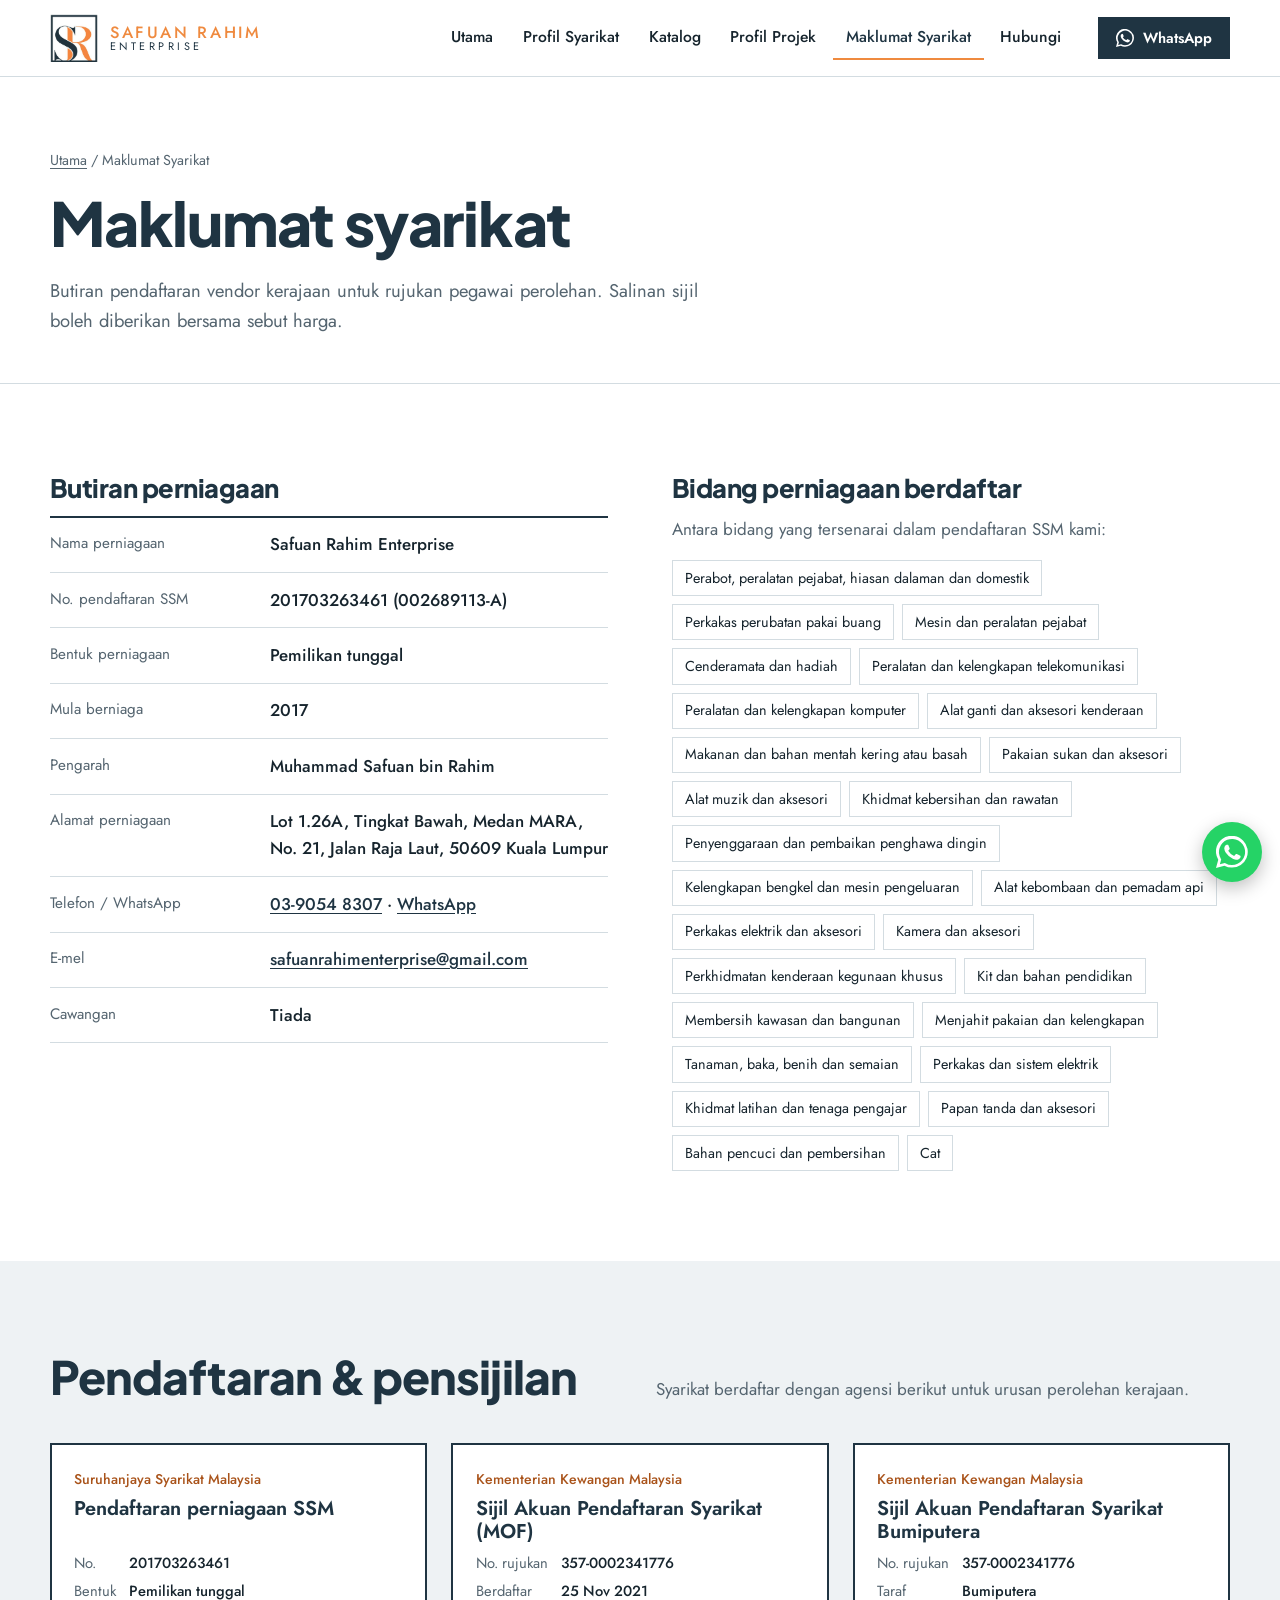
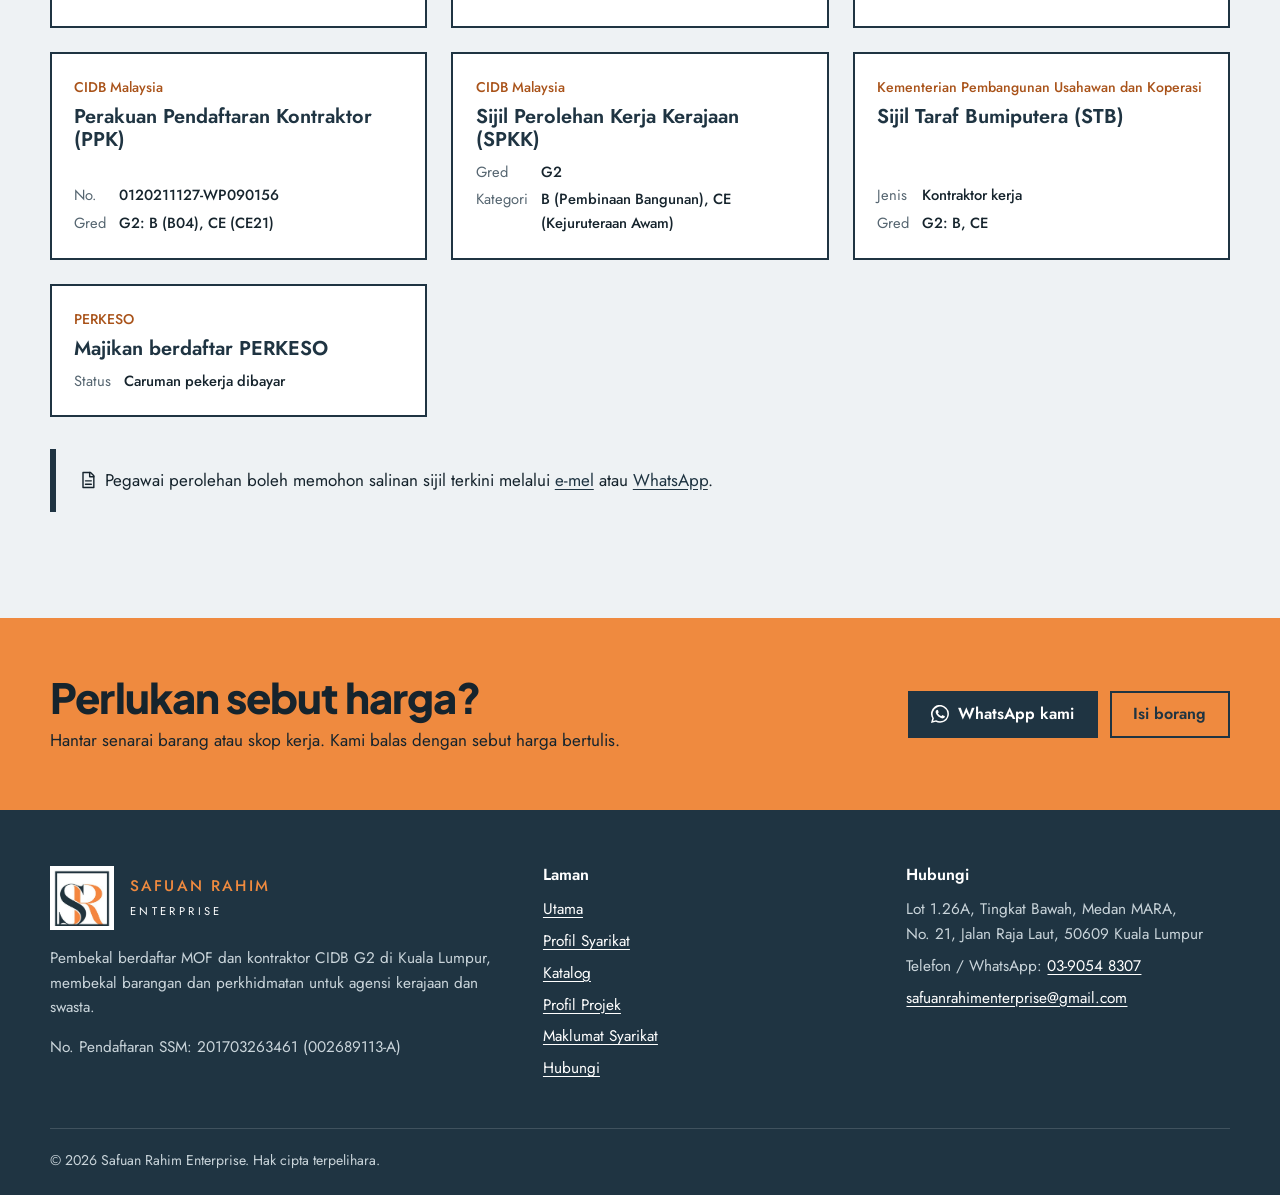
<file: maklumat-syarikat.html>
<!DOCTYPE html>
<html lang="ms">
<head>
<meta charset="utf-8">
<meta name="viewport" content="width=device-width, initial-scale=1">
<title>Pembekal Berdaftar MOF, Bumiputera &amp; CIDB G2 | Safuan Rahim Enterprise</title>
<meta name="description" content="Butiran pendaftaran vendor kerajaan Safuan Rahim Enterprise: SSM, MOF, taraf Bumiputera, CIDB G2 (PPK dan SPKK), STB dan PERKESO.">
<link rel="canonical" href="https://sre.com.my/maklumat-syarikat.html">
<meta name="robots" content="index, follow">
<meta name="theme-color" content="#1F3442">
<meta property="og:type" content="website">
<meta property="og:locale" content="ms_MY">
<meta property="og:site_name" content="Safuan Rahim Enterprise">
<meta property="og:title" content="Pembekal Berdaftar MOF, Bumiputera &amp; CIDB G2 | Safuan Rahim Enterprise">
<meta property="og:description" content="Butiran pendaftaran vendor kerajaan Safuan Rahim Enterprise: SSM, MOF, taraf Bumiputera, CIDB G2 (PPK dan SPKK), STB dan PERKESO.">
<meta property="og:url" content="https://sre.com.my/maklumat-syarikat.html">
<meta property="og:image" content="https://sre.com.my/assets/img/og-image.jpg">
<meta name="twitter:card" content="summary_large_image">
<link rel="icon" href="assets/img/favicon.ico" sizes="any">
<link rel="icon" type="image/png" href="assets/img/icon-32.png">
<link rel="apple-touch-icon" href="assets/img/icon-180.png">
<link rel="preconnect" href="https://fonts.googleapis.com">
<link rel="preconnect" href="https://fonts.gstatic.com" crossorigin>
<link href="https://fonts.googleapis.com/css2?family=Plus+Jakarta+Sans:wght@600;700;800&family=Jost:wght@400;500;600&display=swap" rel="stylesheet">
<link rel="stylesheet" href="assets/css/style.css">
<script src="assets/js/analytics.js" defer></script>

</head>
<body>
<a class="skip" href="#main">Langkau ke kandungan</a>
<header class="site-header">
  <div class="wrap">
    <a class="brand" href="index.html" aria-label="Safuan Rahim Enterprise, laman utama">
      <img src="assets/img/logo-mark.png" alt="" width="48" height="48">
      <span class="brand-name"><b>SAFUAN RAHIM</b><small>ENTERPRISE</small></span>
    </a>
    <button class="nav-toggle" aria-controls="nav" aria-expanded="false"><span class="sr-only">Menu</span><span></span><span></span><span></span></button>
    <nav class="nav" id="nav" aria-label="Navigasi utama"><ul><li><a href="index.html">Utama</a></li><li><a href="profil-syarikat.html">Profil Syarikat</a></li><li><a href="katalog.html">Katalog</a></li><li><a href="projek.html">Profil Projek</a></li><li><a href="maklumat-syarikat.html" aria-current="page">Maklumat Syarikat</a></li><li><a href="hubungi.html">Hubungi</a></li></ul></nav>
    <a class="btn btn-solid btn-sm header-cta" href="https://wa.me/60390548307?text=Salam%2C%20saya%20ingin%20mendapatkan%20sebut%20harga." target="_blank" rel="noopener"><svg viewBox="0 0 24 24" fill="currentColor" aria-hidden="true"><path d="M17.5 14.4c-.3-.1-1.7-.8-2-.9s-.5-.1-.7.1-.8.9-.9 1.1-.3.2-.6.1a8.1 8.1 0 01-4-3.5c-.3-.5.3-.5.9-1.6.1-.2 0-.4 0-.5l-.9-2.2c-.2-.6-.5-.5-.7-.5h-.6a1.1 1.1 0 00-.8.4 3.4 3.4 0 00-1 2.5 5.9 5.9 0 001.2 3.1 13.4 13.4 0 005.2 4.6c1.9.8 2.7.9 3.6.7a3.1 3.1 0 002-1.4 2.5 2.5 0 00.2-1.4c-.1-.1-.3-.2-.6-.3zM12 21.8a9.8 9.8 0 01-5-1.4l-.4-.2-3.7 1 1-3.6-.2-.4A9.8 9.8 0 1112 21.8zm8.4-18.2A11.8 11.8 0 001.7 17.8L0 24l6.3-1.7a11.8 11.8 0 005.7 1.4A11.8 11.8 0 0020.4 3.6z"/></svg> WhatsApp</a>
  </div>
</header>
<main id="main">

<section class="page-head"><div class="wrap"><nav class="crumbs" aria-label="Breadcrumb"><a href="index.html">Utama</a> / <span>Maklumat Syarikat</span></nav>
<h1>Maklumat syarikat</h1>
<p>Butiran pendaftaran vendor kerajaan untuk rujukan pegawai perolehan. Salinan sijil boleh diberikan bersama sebut harga.</p>
</div></section>
<section class="section"><div class="wrap split">
  <div>
    <h2>Butiran perniagaan</h2>
    <dl class="facts">
      <dt>Nama perniagaan</dt><dd>Safuan Rahim Enterprise</dd>
      <dt>No. pendaftaran SSM</dt><dd>201703263461 (002689113-A)</dd>
      <dt>Bentuk perniagaan</dt><dd>Pemilikan tunggal</dd>
      <dt>Mula berniaga</dt><dd>2017</dd>
      <dt>Pengarah</dt><dd>Muhammad Safuan bin Rahim</dd>
      <dt>Alamat perniagaan</dt><dd>Lot 1.26A, Tingkat Bawah, Medan MARA,<br>No. 21, Jalan Raja Laut, 50609 Kuala Lumpur</dd>
      <dt>Telefon / WhatsApp</dt><dd><a href="tel:+60390548307">03-9054 8307</a> &middot; <a href="https://wa.me/60390548307?text=Salam%2C%20saya%20ingin%20mendapatkan%20sebut%20harga." target="_blank" rel="noopener">WhatsApp</a></dd>
      <dt>E-mel</dt><dd><a href="mailto:safuanrahimenterprise@gmail.com">safuanrahimenterprise@gmail.com</a></dd>
      <dt>Cawangan</dt><dd>Tiada</dd>
    </dl>
  </div>
  <div>
    <h2>Bidang perniagaan berdaftar</h2>
    <p style="color:var(--muted)">Antara bidang yang tersenarai dalam pendaftaran SSM kami:</p>
    <ul class="tags"><li>Perabot, peralatan pejabat, hiasan dalaman dan domestik</li><li>Perkakas perubatan pakai buang</li><li>Mesin dan peralatan pejabat</li><li>Cenderamata dan hadiah</li><li>Peralatan dan kelengkapan telekomunikasi</li><li>Peralatan dan kelengkapan komputer</li><li>Alat ganti dan aksesori kenderaan</li><li>Makanan dan bahan mentah kering atau basah</li><li>Pakaian sukan dan aksesori</li><li>Alat muzik dan aksesori</li><li>Khidmat kebersihan dan rawatan</li><li>Penyenggaraan dan pembaikan penghawa dingin</li><li>Kelengkapan bengkel dan mesin pengeluaran</li><li>Alat kebombaan dan pemadam api</li><li>Perkakas elektrik dan aksesori</li><li>Kamera dan aksesori</li><li>Perkhidmatan kenderaan kegunaan khusus</li><li>Kit dan bahan pendidikan</li><li>Membersih kawasan dan bangunan</li><li>Menjahit pakaian dan kelengkapan</li><li>Tanaman, baka, benih dan semaian</li><li>Perkakas dan sistem elektrik</li><li>Khidmat latihan dan tenaga pengajar</li><li>Papan tanda dan aksesori</li><li>Bahan pencuci dan pembersihan</li><li>Cat</li></ul>
  </div>
</div></section>
<section class="section section-mist"><div class="wrap">
  <div class="section-head"><h2>Pendaftaran & pensijilan</h2><p>Syarikat berdaftar dengan agensi berikut untuk urusan perolehan kerajaan.</p></div>
  <div class="certs">
    <article class="cert"><span class="issuer">Suruhanjaya Syarikat Malaysia</span><h3>Pendaftaran perniagaan SSM</h3><dl><dt>No.</dt><dd>201703263461</dd><dt>Bentuk</dt><dd>Pemilikan tunggal</dd></dl></article>
    <article class="cert"><span class="issuer">Kementerian Kewangan Malaysia</span><h3>Sijil Akuan Pendaftaran Syarikat (MOF)</h3><dl><dt>No. rujukan</dt><dd>357-0002341776</dd><dt>Berdaftar</dt><dd>25 Nov 2021</dd></dl></article>
    <article class="cert"><span class="issuer">Kementerian Kewangan Malaysia</span><h3>Sijil Akuan Pendaftaran Syarikat Bumiputera</h3><dl><dt>No. rujukan</dt><dd>357-0002341776</dd><dt>Taraf</dt><dd>Bumiputera</dd></dl></article>
    <article class="cert"><span class="issuer">CIDB Malaysia</span><h3>Perakuan Pendaftaran Kontraktor (PPK)</h3><dl><dt>No.</dt><dd>0120211127-WP090156</dd><dt>Gred</dt><dd>G2: B (B04), CE (CE21)</dd></dl></article>
    <article class="cert"><span class="issuer">CIDB Malaysia</span><h3>Sijil Perolehan Kerja Kerajaan (SPKK)</h3><dl><dt>Gred</dt><dd>G2</dd><dt>Kategori</dt><dd>B (Pembinaan Bangunan), CE (Kejuruteraan Awam)</dd></dl></article>
    <article class="cert"><span class="issuer">Kementerian Pembangunan Usahawan dan Koperasi</span><h3>Sijil Taraf Bumiputera (STB)</h3><dl><dt>Jenis</dt><dd>Kontraktor kerja</dd><dt>Gred</dt><dd>G2: B, CE</dd></dl></article>
    <article class="cert"><span class="issuer">PERKESO</span><h3>Majikan berdaftar PERKESO</h3><dl><dt>Status</dt><dd>Caruman pekerja dibayar</dd></dl></article>
  </div>
  <p class="note"><svg style="width:20px;height:20px;vertical-align:-4px;margin-right:.4rem" viewBox="0 0 24 24" fill="none" stroke="currentColor" stroke-width="1.7" stroke-linecap="round" stroke-linejoin="round" aria-hidden="true"><path d="M6 3h9l4 4v14H6z"/><path d="M14 3v5h5M9 13h7M9 17h7"/></svg>Pegawai perolehan boleh memohon salinan sijil terkini melalui <a href="mailto:safuanrahimenterprise@gmail.com">e-mel</a> atau <a href="https://wa.me/60390548307?text=Salam%2C%20saya%20ingin%20memohon%20salinan%20sijil%20pendaftaran%20syarikat." target="_blank" rel="noopener">WhatsApp</a>.</p>
</div></section>
<section class="cta-band"><div class="wrap">
<div><h2>Perlukan sebut harga?</h2><p>Hantar senarai barang atau skop kerja. Kami balas dengan sebut harga bertulis.</p></div>
<div class="hero-actions" style="margin:0"><a class="btn btn-solid" href="https://wa.me/60390548307?text=Salam%2C%20saya%20ingin%20mendapatkan%20sebut%20harga." target="_blank" rel="noopener"><svg viewBox="0 0 24 24" fill="currentColor" aria-hidden="true"><path d="M17.5 14.4c-.3-.1-1.7-.8-2-.9s-.5-.1-.7.1-.8.9-.9 1.1-.3.2-.6.1a8.1 8.1 0 01-4-3.5c-.3-.5.3-.5.9-1.6.1-.2 0-.4 0-.5l-.9-2.2c-.2-.6-.5-.5-.7-.5h-.6a1.1 1.1 0 00-.8.4 3.4 3.4 0 00-1 2.5 5.9 5.9 0 001.2 3.1 13.4 13.4 0 005.2 4.6c1.9.8 2.7.9 3.6.7a3.1 3.1 0 002-1.4 2.5 2.5 0 00.2-1.4c-.1-.1-.3-.2-.6-.3zM12 21.8a9.8 9.8 0 01-5-1.4l-.4-.2-3.7 1 1-3.6-.2-.4A9.8 9.8 0 1112 21.8zm8.4-18.2A11.8 11.8 0 001.7 17.8L0 24l6.3-1.7a11.8 11.8 0 005.7 1.4A11.8 11.8 0 0020.4 3.6z"/></svg> WhatsApp kami</a><a class="btn btn-line" href="hubungi.html">Isi borang</a></div>
</div></section>

</main>
<footer class="site-footer">
  <div class="wrap">
    <div class="foot-grid">
      <div>
        <div class="foot-brand"><img src="assets/img/logo-mark.png" alt="" width="64" height="64"><div><b>SAFUAN RAHIM</b><small>ENTERPRISE</small></div></div>
        <p>Pembekal berdaftar MOF dan kontraktor CIDB G2 di Kuala Lumpur, membekal barangan dan perkhidmatan untuk agensi kerajaan dan swasta.</p>
        <p>No. Pendaftaran SSM: 201703263461 (002689113-A)</p>
      </div>
      <div>
        <h3>Laman</h3>
        <ul><li><a href="index.html">Utama</a></li><li><a href="profil-syarikat.html">Profil Syarikat</a></li><li><a href="katalog.html">Katalog</a></li><li><a href="projek.html">Profil Projek</a></li><li><a href="maklumat-syarikat.html">Maklumat Syarikat</a></li><li><a href="hubungi.html">Hubungi</a></li></ul>
      </div>
      <div>
        <h3>Hubungi</h3>
        <ul>
          <li>Lot 1.26A, Tingkat Bawah, Medan MARA,<br>No. 21, Jalan Raja Laut, 50609 Kuala Lumpur</li>
          <li>Telefon / WhatsApp: <a href="tel:+60390548307">03-9054 8307</a></li>
          <li><a href="mailto:safuanrahimenterprise@gmail.com">safuanrahimenterprise@gmail.com</a></li>
        </ul>
      </div>
    </div>
    <div class="foot-bottom"><span>&copy; <span id="year">2026</span> Safuan Rahim Enterprise. Hak cipta terpelihara.</span></div>
  </div>
</footer>
<a class="wa-float" href="https://wa.me/60390548307?text=Salam%2C%20saya%20ingin%20mendapatkan%20sebut%20harga." target="_blank" rel="noopener" aria-label="Hubungi kami melalui WhatsApp"><svg viewBox="0 0 24 24" fill="currentColor" aria-hidden="true"><path d="M17.5 14.4c-.3-.1-1.7-.8-2-.9s-.5-.1-.7.1-.8.9-.9 1.1-.3.2-.6.1a8.1 8.1 0 01-4-3.5c-.3-.5.3-.5.9-1.6.1-.2 0-.4 0-.5l-.9-2.2c-.2-.6-.5-.5-.7-.5h-.6a1.1 1.1 0 00-.8.4 3.4 3.4 0 00-1 2.5 5.9 5.9 0 001.2 3.1 13.4 13.4 0 005.2 4.6c1.9.8 2.7.9 3.6.7a3.1 3.1 0 002-1.4 2.5 2.5 0 00.2-1.4c-.1-.1-.3-.2-.6-.3zM12 21.8a9.8 9.8 0 01-5-1.4l-.4-.2-3.7 1 1-3.6-.2-.4A9.8 9.8 0 1112 21.8zm8.4-18.2A11.8 11.8 0 001.7 17.8L0 24l6.3-1.7a11.8 11.8 0 005.7 1.4A11.8 11.8 0 0020.4 3.6z"/></svg></a>
<script src="assets/js/main.js" defer></script>
</body>
</html>
</file>
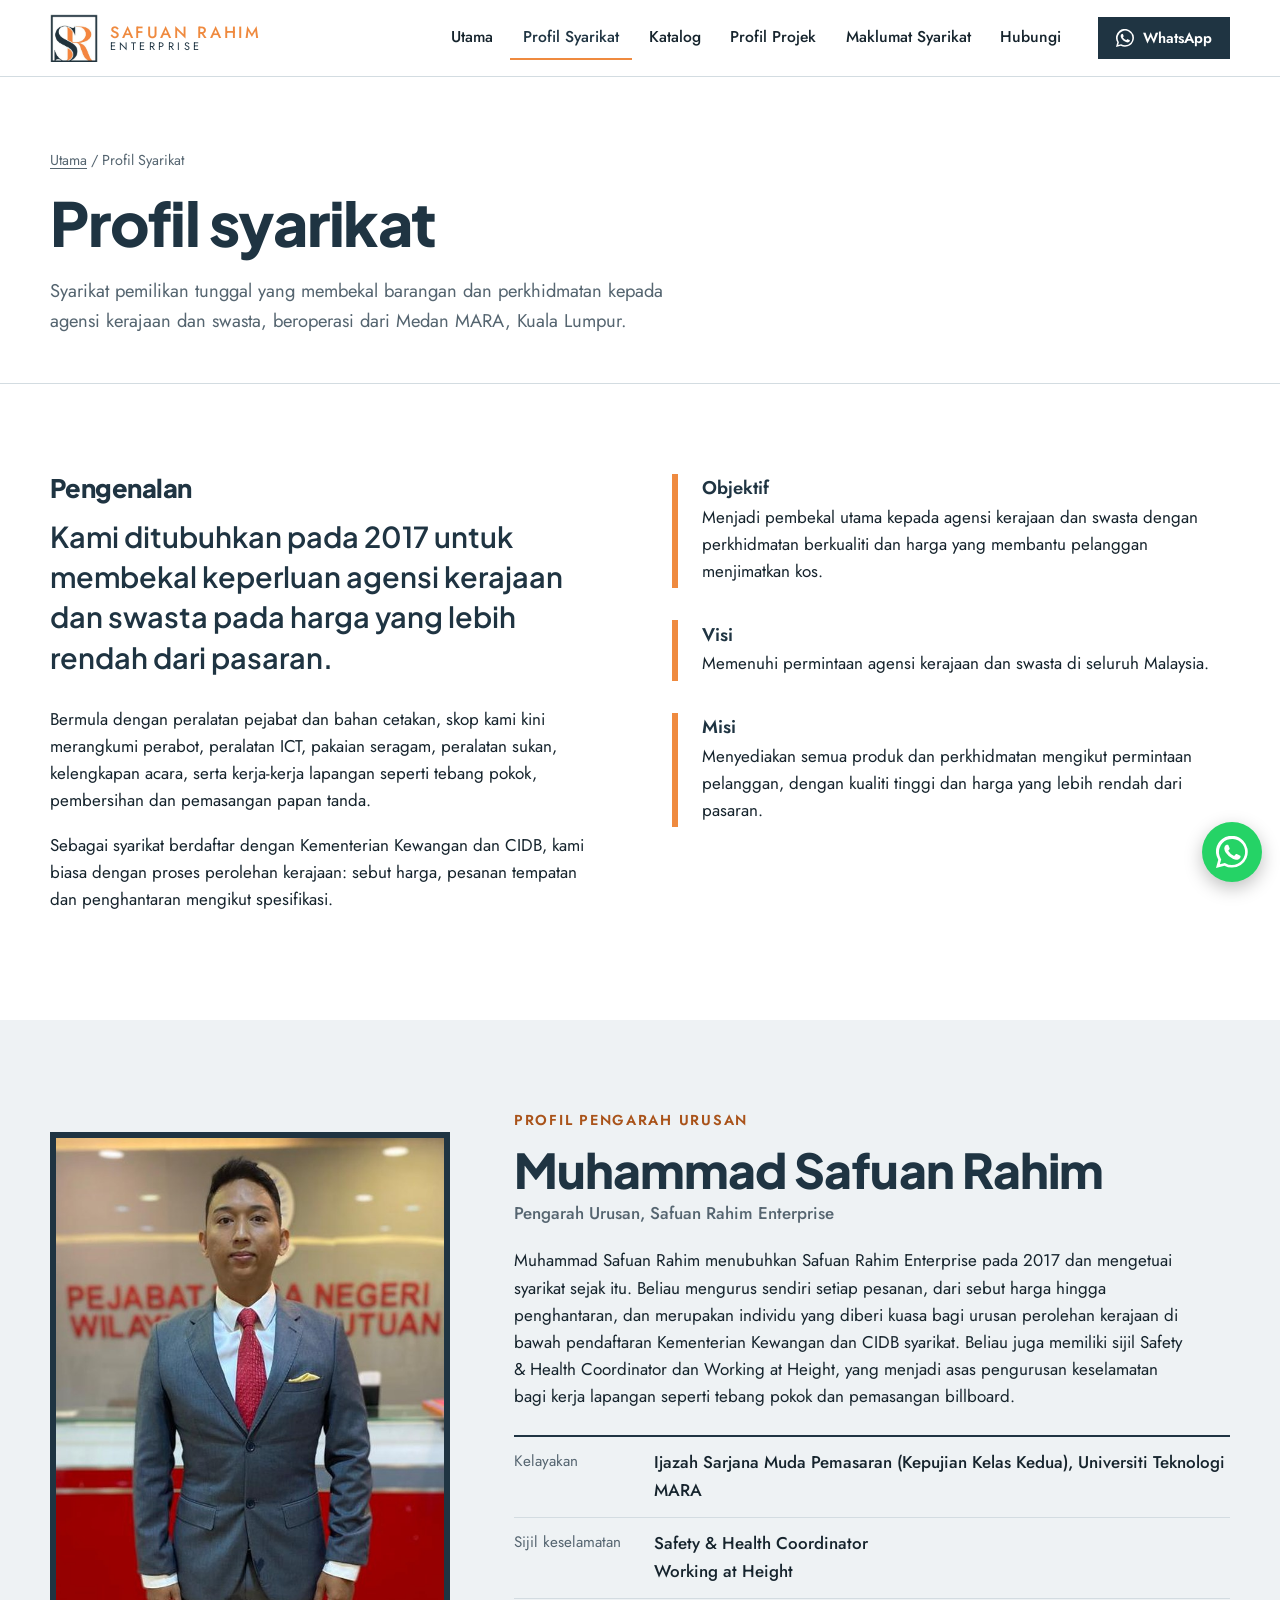
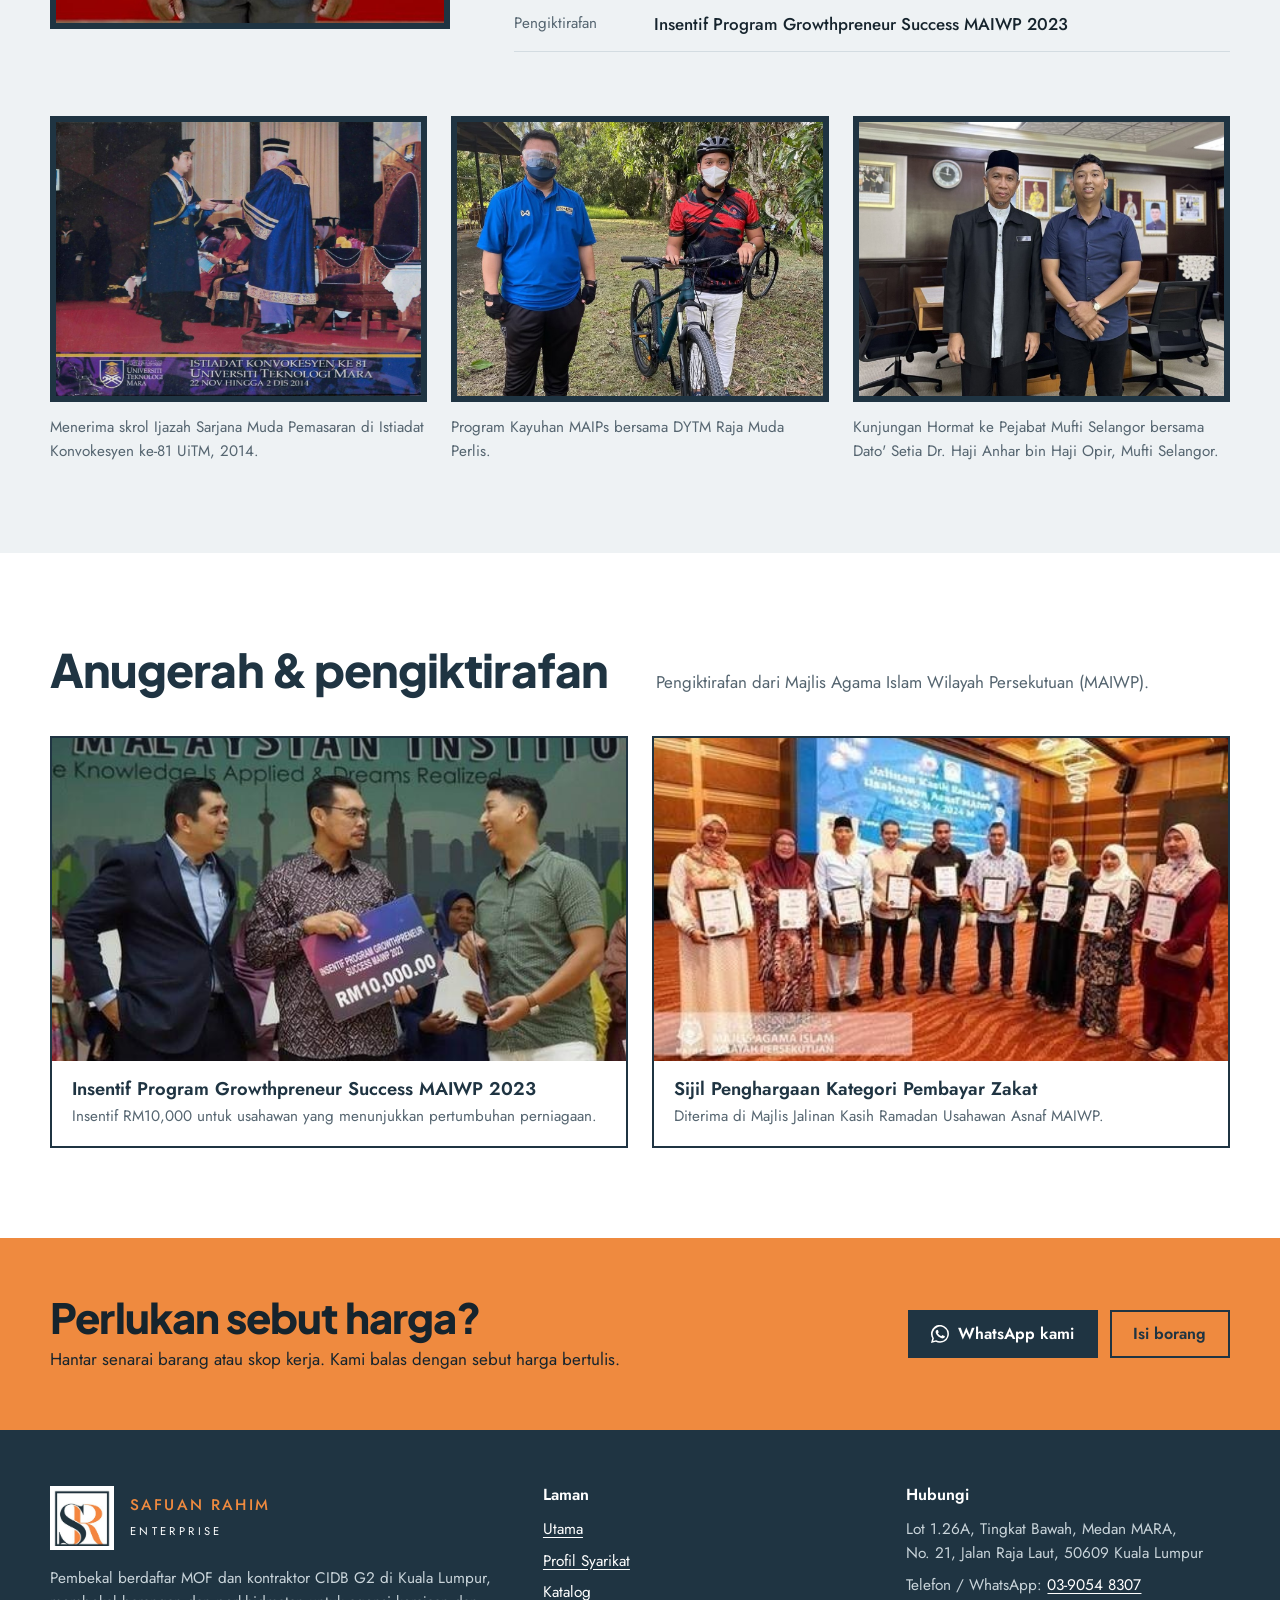
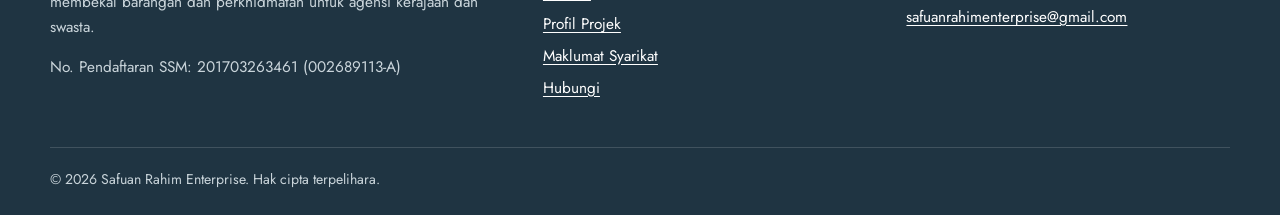
<file: profil-syarikat.html>
<!DOCTYPE html>
<html lang="ms">
<head>
<meta charset="utf-8">
<meta name="viewport" content="width=device-width, initial-scale=1">
<title>Profil Syarikat Pembekal Bumiputera Kuala Lumpur | Safuan Rahim Enterprise</title>
<meta name="description" content="Kenali Safuan Rahim Enterprise, syarikat bumiputera berdaftar MOF di Medan MARA, Kuala Lumpur yang membekal agensi kerajaan dan swasta sejak 2017.">
<link rel="canonical" href="https://sre.com.my/profil-syarikat.html">
<meta name="robots" content="index, follow">
<meta name="theme-color" content="#1F3442">
<meta property="og:type" content="website">
<meta property="og:locale" content="ms_MY">
<meta property="og:site_name" content="Safuan Rahim Enterprise">
<meta property="og:title" content="Profil Syarikat Pembekal Bumiputera Kuala Lumpur | Safuan Rahim Enterprise">
<meta property="og:description" content="Kenali Safuan Rahim Enterprise, syarikat bumiputera berdaftar MOF di Medan MARA, Kuala Lumpur yang membekal agensi kerajaan dan swasta sejak 2017.">
<meta property="og:url" content="https://sre.com.my/profil-syarikat.html">
<meta property="og:image" content="https://sre.com.my/assets/img/og-image.jpg">
<meta name="twitter:card" content="summary_large_image">
<link rel="icon" href="assets/img/favicon.ico" sizes="any">
<link rel="icon" type="image/png" href="assets/img/icon-32.png">
<link rel="apple-touch-icon" href="assets/img/icon-180.png">
<link rel="preconnect" href="https://fonts.googleapis.com">
<link rel="preconnect" href="https://fonts.gstatic.com" crossorigin>
<link href="https://fonts.googleapis.com/css2?family=Plus+Jakarta+Sans:wght@600;700;800&family=Jost:wght@400;500;600&display=swap" rel="stylesheet">
<link rel="stylesheet" href="assets/css/style.css">
<script src="assets/js/analytics.js" defer></script>

</head>
<body>
<a class="skip" href="#main">Langkau ke kandungan</a>
<header class="site-header">
  <div class="wrap">
    <a class="brand" href="index.html" aria-label="Safuan Rahim Enterprise, laman utama">
      <img src="assets/img/logo-mark.png" alt="" width="48" height="48">
      <span class="brand-name"><b>SAFUAN RAHIM</b><small>ENTERPRISE</small></span>
    </a>
    <button class="nav-toggle" aria-controls="nav" aria-expanded="false"><span class="sr-only">Menu</span><span></span><span></span><span></span></button>
    <nav class="nav" id="nav" aria-label="Navigasi utama"><ul><li><a href="index.html">Utama</a></li><li><a href="profil-syarikat.html" aria-current="page">Profil Syarikat</a></li><li><a href="katalog.html">Katalog</a></li><li><a href="projek.html">Profil Projek</a></li><li><a href="maklumat-syarikat.html">Maklumat Syarikat</a></li><li><a href="hubungi.html">Hubungi</a></li></ul></nav>
    <a class="btn btn-solid btn-sm header-cta" href="https://wa.me/60390548307?text=Salam%2C%20saya%20ingin%20mendapatkan%20sebut%20harga." target="_blank" rel="noopener"><svg viewBox="0 0 24 24" fill="currentColor" aria-hidden="true"><path d="M17.5 14.4c-.3-.1-1.7-.8-2-.9s-.5-.1-.7.1-.8.9-.9 1.1-.3.2-.6.1a8.1 8.1 0 01-4-3.5c-.3-.5.3-.5.9-1.6.1-.2 0-.4 0-.5l-.9-2.2c-.2-.6-.5-.5-.7-.5h-.6a1.1 1.1 0 00-.8.4 3.4 3.4 0 00-1 2.5 5.9 5.9 0 001.2 3.1 13.4 13.4 0 005.2 4.6c1.9.8 2.7.9 3.6.7a3.1 3.1 0 002-1.4 2.5 2.5 0 00.2-1.4c-.1-.1-.3-.2-.6-.3zM12 21.8a9.8 9.8 0 01-5-1.4l-.4-.2-3.7 1 1-3.6-.2-.4A9.8 9.8 0 1112 21.8zm8.4-18.2A11.8 11.8 0 001.7 17.8L0 24l6.3-1.7a11.8 11.8 0 005.7 1.4A11.8 11.8 0 0020.4 3.6z"/></svg> WhatsApp</a>
  </div>
</header>
<main id="main">

<section class="page-head"><div class="wrap"><nav class="crumbs" aria-label="Breadcrumb"><a href="index.html">Utama</a> / <span>Profil Syarikat</span></nav>
<h1>Profil syarikat</h1>
<p>Syarikat pemilikan tunggal yang membekal barangan dan perkhidmatan kepada agensi kerajaan dan swasta, beroperasi dari Medan MARA, Kuala Lumpur.</p>
</div></section>

<section class="section"><div class="wrap split">
  <div>
    <h2>Pengenalan</h2>
    <p class="lead-serif">Kami ditubuhkan pada 2017 untuk membekal keperluan agensi kerajaan dan swasta pada harga yang lebih rendah dari pasaran.</p>
    <p>Bermula dengan peralatan pejabat dan bahan cetakan, skop kami kini merangkumi perabot, peralatan ICT, pakaian seragam, peralatan sukan, kelengkapan acara, serta kerja-kerja lapangan seperti tebang pokok, pembersihan dan pemasangan papan tanda.</p>
    <p>Sebagai syarikat berdaftar dengan Kementerian Kewangan dan CIDB, kami biasa dengan proses perolehan kerajaan: sebut harga, pesanan tempatan dan penghantaran mengikut spesifikasi.</p>
  </div>
  <div>
    <div class="statement"><h3>Objektif</h3><p>Menjadi pembekal utama kepada agensi kerajaan dan swasta dengan perkhidmatan berkualiti dan harga yang membantu pelanggan menjimatkan kos.</p></div>
    <div class="statement"><h3>Visi</h3><p>Memenuhi permintaan agensi kerajaan dan swasta di seluruh Malaysia.</p></div>
    <div class="statement"><h3>Misi</h3><p>Menyediakan semua produk dan perkhidmatan mengikut permintaan pelanggan, dengan kualiti tinggi dan harga yang lebih rendah dari pasaran.</p></div>
  </div>
</div></section>

<section class="section section-mist" id="pengarah"><div class="wrap">
  <div class="director">
    <div class="director-photo framed"><img src="assets/img/team/pengarah.jpg" alt="Muhammad Safuan Rahim, Pengarah Urusan Safuan Rahim Enterprise" width="640" height="800"></div>
    <div class="director-text">
      <p class="eyebrow">Profil Pengarah Urusan</p>
      <h2>Muhammad Safuan Rahim</h2>
      <p class="director-role">Pengarah Urusan, Safuan Rahim Enterprise</p>
      <p>Muhammad Safuan Rahim menubuhkan Safuan Rahim Enterprise pada 2017 dan mengetuai syarikat sejak itu. Beliau mengurus sendiri setiap pesanan, dari sebut harga hingga penghantaran, dan merupakan individu yang diberi kuasa bagi urusan perolehan kerajaan di bawah pendaftaran Kementerian Kewangan dan CIDB syarikat. Beliau juga memiliki sijil Safety &amp; Health Coordinator dan Working at Height, yang menjadi asas pengurusan keselamatan bagi kerja lapangan seperti tebang pokok dan pemasangan billboard.</p>
      <dl class="director-facts">
        <dt>Kelayakan</dt><dd>Ijazah Sarjana Muda Pemasaran (Kepujian Kelas Kedua), Universiti Teknologi MARA</dd>
        <dt>Sijil keselamatan</dt><dd>Safety &amp; Health Coordinator<br>Working at Height</dd>
        <dt>Pengiktirafan</dt><dd>Insentif Program Growthpreneur Success MAIWP 2023</dd>
      </dl>
    </div>
  </div>
  <div class="director-gallery">
    <figure><div class="ph framed"><img src="assets/img/team/pengarah-konvokesyen.jpg" alt="Muhammad Safuan Rahim menerima skrol ijazah di Istiadat Konvokesyen ke-81 UiTM" loading="lazy"></div><figcaption>Menerima skrol Ijazah Sarjana Muda Pemasaran di Istiadat Konvokesyen ke-81 UiTM, 2014.</figcaption></figure>
    <figure><div class="ph framed"><img src="assets/img/team/pengarah-berbasikal.jpg" alt="Muhammad Safuan Rahim di Program Kayuhan MAIPs bersama DYTM Raja Muda Perlis" loading="lazy"></div><figcaption>Program Kayuhan MAIPs bersama DYTM Raja Muda Perlis.</figcaption></figure>
    <figure><div class="ph framed"><img src="assets/img/team/pengarah-kunjungan.jpg" alt="Muhammad Safuan Rahim bersama Mufti Selangor, Dato' Setia Dr. Haji Anhar bin Haji Opir" loading="lazy"></div><figcaption>Kunjungan Hormat ke Pejabat Mufti Selangor bersama Dato' Setia Dr. Haji Anhar bin Haji Opir, Mufti Selangor.</figcaption></figure>
  </div>
</div></section>

<section class="section"><div class="wrap">
  <div class="section-head"><h2>Anugerah & pengiktirafan</h2><p>Pengiktirafan dari Majlis Agama Islam Wilayah Persekutuan (MAIWP).</p></div>
  <div class="awards">
    <article class="award"><img src="assets/img/projek/growthpreneur-1.jpg" alt="Penyampaian Insentif Program Growthpreneur Success MAIWP 2023" loading="lazy"><div><h3>Insentif Program Growthpreneur Success MAIWP 2023</h3><p>Insentif RM10,000 untuk usahawan yang menunjukkan pertumbuhan perniagaan.</p></div></article>
    <article class="award"><img src="assets/img/projek/zakat-1.jpg" alt="Penyampaian Sijil Penghargaan Kategori Pembayar Zakat" loading="lazy"><div><h3>Sijil Penghargaan Kategori Pembayar Zakat</h3><p>Diterima di Majlis Jalinan Kasih Ramadan Usahawan Asnaf MAIWP.</p></div></article>
  </div>
</div></section>
<section class="cta-band"><div class="wrap">
<div><h2>Perlukan sebut harga?</h2><p>Hantar senarai barang atau skop kerja. Kami balas dengan sebut harga bertulis.</p></div>
<div class="hero-actions" style="margin:0"><a class="btn btn-solid" href="https://wa.me/60390548307?text=Salam%2C%20saya%20ingin%20mendapatkan%20sebut%20harga." target="_blank" rel="noopener"><svg viewBox="0 0 24 24" fill="currentColor" aria-hidden="true"><path d="M17.5 14.4c-.3-.1-1.7-.8-2-.9s-.5-.1-.7.1-.8.9-.9 1.1-.3.2-.6.1a8.1 8.1 0 01-4-3.5c-.3-.5.3-.5.9-1.6.1-.2 0-.4 0-.5l-.9-2.2c-.2-.6-.5-.5-.7-.5h-.6a1.1 1.1 0 00-.8.4 3.4 3.4 0 00-1 2.5 5.9 5.9 0 001.2 3.1 13.4 13.4 0 005.2 4.6c1.9.8 2.7.9 3.6.7a3.1 3.1 0 002-1.4 2.5 2.5 0 00.2-1.4c-.1-.1-.3-.2-.6-.3zM12 21.8a9.8 9.8 0 01-5-1.4l-.4-.2-3.7 1 1-3.6-.2-.4A9.8 9.8 0 1112 21.8zm8.4-18.2A11.8 11.8 0 001.7 17.8L0 24l6.3-1.7a11.8 11.8 0 005.7 1.4A11.8 11.8 0 0020.4 3.6z"/></svg> WhatsApp kami</a><a class="btn btn-line" href="hubungi.html">Isi borang</a></div>
</div></section>

</main>
<footer class="site-footer">
  <div class="wrap">
    <div class="foot-grid">
      <div>
        <div class="foot-brand"><img src="assets/img/logo-mark.png" alt="" width="64" height="64"><div><b>SAFUAN RAHIM</b><small>ENTERPRISE</small></div></div>
        <p>Pembekal berdaftar MOF dan kontraktor CIDB G2 di Kuala Lumpur, membekal barangan dan perkhidmatan untuk agensi kerajaan dan swasta.</p>
        <p>No. Pendaftaran SSM: 201703263461 (002689113-A)</p>
      </div>
      <div>
        <h3>Laman</h3>
        <ul><li><a href="index.html">Utama</a></li><li><a href="profil-syarikat.html">Profil Syarikat</a></li><li><a href="katalog.html">Katalog</a></li><li><a href="projek.html">Profil Projek</a></li><li><a href="maklumat-syarikat.html">Maklumat Syarikat</a></li><li><a href="hubungi.html">Hubungi</a></li></ul>
      </div>
      <div>
        <h3>Hubungi</h3>
        <ul>
          <li>Lot 1.26A, Tingkat Bawah, Medan MARA,<br>No. 21, Jalan Raja Laut, 50609 Kuala Lumpur</li>
          <li>Telefon / WhatsApp: <a href="tel:+60390548307">03-9054 8307</a></li>
          <li><a href="mailto:safuanrahimenterprise@gmail.com">safuanrahimenterprise@gmail.com</a></li>
        </ul>
      </div>
    </div>
    <div class="foot-bottom"><span>&copy; <span id="year">2026</span> Safuan Rahim Enterprise. Hak cipta terpelihara.</span></div>
  </div>
</footer>
<a class="wa-float" href="https://wa.me/60390548307?text=Salam%2C%20saya%20ingin%20mendapatkan%20sebut%20harga." target="_blank" rel="noopener" aria-label="Hubungi kami melalui WhatsApp"><svg viewBox="0 0 24 24" fill="currentColor" aria-hidden="true"><path d="M17.5 14.4c-.3-.1-1.7-.8-2-.9s-.5-.1-.7.1-.8.9-.9 1.1-.3.2-.6.1a8.1 8.1 0 01-4-3.5c-.3-.5.3-.5.9-1.6.1-.2 0-.4 0-.5l-.9-2.2c-.2-.6-.5-.5-.7-.5h-.6a1.1 1.1 0 00-.8.4 3.4 3.4 0 00-1 2.5 5.9 5.9 0 001.2 3.1 13.4 13.4 0 005.2 4.6c1.9.8 2.7.9 3.6.7a3.1 3.1 0 002-1.4 2.5 2.5 0 00.2-1.4c-.1-.1-.3-.2-.6-.3zM12 21.8a9.8 9.8 0 01-5-1.4l-.4-.2-3.7 1 1-3.6-.2-.4A9.8 9.8 0 1112 21.8zm8.4-18.2A11.8 11.8 0 001.7 17.8L0 24l6.3-1.7a11.8 11.8 0 005.7 1.4A11.8 11.8 0 0020.4 3.6z"/></svg></a>
<script src="assets/js/main.js" defer></script>
</body>
</html>
</file>
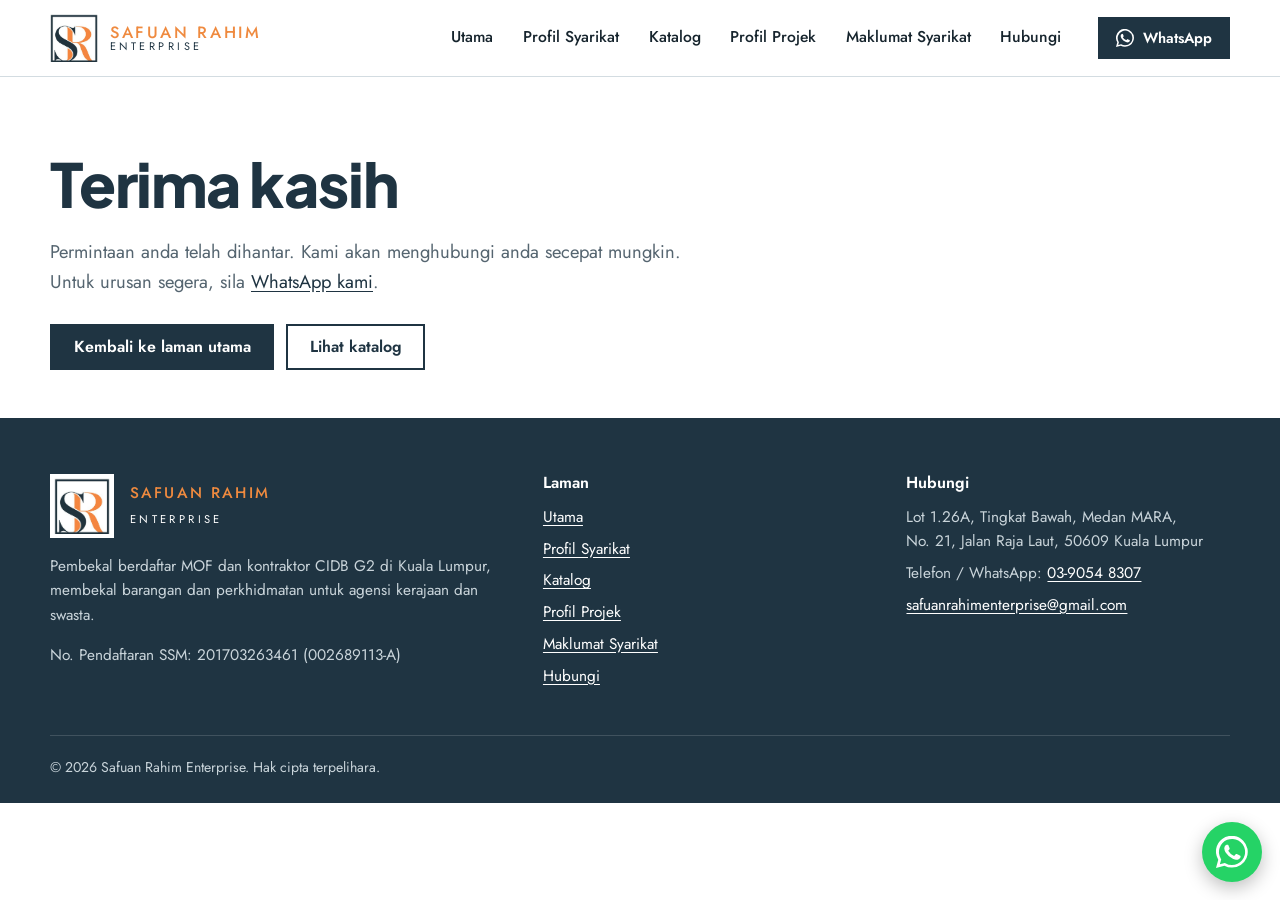
<file: terima-kasih.html>
<!DOCTYPE html>
<html lang="ms">
<head>
<meta charset="utf-8">
<meta name="viewport" content="width=device-width, initial-scale=1">
<title>Terima Kasih | Safuan Rahim Enterprise</title>
<meta name="description" content="Permintaan sebut harga anda telah diterima.">
<link rel="canonical" href="https://sre.com.my/terima-kasih.html">
<meta name="theme-color" content="#1F3442">
<meta property="og:type" content="website">
<meta property="og:locale" content="ms_MY">
<meta property="og:site_name" content="Safuan Rahim Enterprise">
<meta property="og:title" content="Terima Kasih | Safuan Rahim Enterprise">
<meta property="og:description" content="Permintaan sebut harga anda telah diterima.">
<meta property="og:url" content="https://sre.com.my/terima-kasih.html">
<meta property="og:image" content="https://sre.com.my/assets/img/og-image.jpg">
<meta name="twitter:card" content="summary_large_image">
<link rel="icon" href="assets/img/favicon.ico" sizes="any">
<link rel="icon" type="image/png" href="assets/img/icon-32.png">
<link rel="apple-touch-icon" href="assets/img/icon-180.png">
<link rel="preconnect" href="https://fonts.googleapis.com">
<link rel="preconnect" href="https://fonts.gstatic.com" crossorigin>
<link href="https://fonts.googleapis.com/css2?family=Plus+Jakarta+Sans:wght@600;700;800&family=Jost:wght@400;500;600&display=swap" rel="stylesheet">
<link rel="stylesheet" href="assets/css/style.css">
<script src="assets/js/analytics.js" defer></script>
<meta name="robots" content="noindex">
</head>
<body>
<a class="skip" href="#main">Langkau ke kandungan</a>
<header class="site-header">
  <div class="wrap">
    <a class="brand" href="index.html" aria-label="Safuan Rahim Enterprise, laman utama">
      <img src="assets/img/logo-mark.png" alt="" width="48" height="48">
      <span class="brand-name"><b>SAFUAN RAHIM</b><small>ENTERPRISE</small></span>
    </a>
    <button class="nav-toggle" aria-controls="nav" aria-expanded="false"><span class="sr-only">Menu</span><span></span><span></span><span></span></button>
    <nav class="nav" id="nav" aria-label="Navigasi utama"><ul><li><a href="index.html">Utama</a></li><li><a href="profil-syarikat.html">Profil Syarikat</a></li><li><a href="katalog.html">Katalog</a></li><li><a href="projek.html">Profil Projek</a></li><li><a href="maklumat-syarikat.html">Maklumat Syarikat</a></li><li><a href="hubungi.html">Hubungi</a></li></ul></nav>
    <a class="btn btn-solid btn-sm header-cta" href="https://wa.me/60390548307?text=Salam%2C%20saya%20ingin%20mendapatkan%20sebut%20harga." target="_blank" rel="noopener"><svg viewBox="0 0 24 24" fill="currentColor" aria-hidden="true"><path d="M17.5 14.4c-.3-.1-1.7-.8-2-.9s-.5-.1-.7.1-.8.9-.9 1.1-.3.2-.6.1a8.1 8.1 0 01-4-3.5c-.3-.5.3-.5.9-1.6.1-.2 0-.4 0-.5l-.9-2.2c-.2-.6-.5-.5-.7-.5h-.6a1.1 1.1 0 00-.8.4 3.4 3.4 0 00-1 2.5 5.9 5.9 0 001.2 3.1 13.4 13.4 0 005.2 4.6c1.9.8 2.7.9 3.6.7a3.1 3.1 0 002-1.4 2.5 2.5 0 00.2-1.4c-.1-.1-.3-.2-.6-.3zM12 21.8a9.8 9.8 0 01-5-1.4l-.4-.2-3.7 1 1-3.6-.2-.4A9.8 9.8 0 1112 21.8zm8.4-18.2A11.8 11.8 0 001.7 17.8L0 24l6.3-1.7a11.8 11.8 0 005.7 1.4A11.8 11.8 0 0020.4 3.6z"/></svg> WhatsApp</a>
  </div>
</header>
<main id="main">
<section class="page-head" style="border:0"><div class="wrap">
<h1>Terima kasih</h1><p>Permintaan anda telah dihantar. Kami akan menghubungi anda secepat mungkin. Untuk urusan segera, sila <a href="https://wa.me/60390548307?text=Salam%2C%20saya%20ingin%20mendapatkan%20sebut%20harga." target="_blank" rel="noopener">WhatsApp kami</a>.</p>
<div class="hero-actions"><a class="btn btn-solid" href="index.html">Kembali ke laman utama</a><a class="btn btn-line" href="katalog.html">Lihat katalog</a></div>
</div></section>
</main>
<footer class="site-footer">
  <div class="wrap">
    <div class="foot-grid">
      <div>
        <div class="foot-brand"><img src="assets/img/logo-mark.png" alt="" width="64" height="64"><div><b>SAFUAN RAHIM</b><small>ENTERPRISE</small></div></div>
        <p>Pembekal berdaftar MOF dan kontraktor CIDB G2 di Kuala Lumpur, membekal barangan dan perkhidmatan untuk agensi kerajaan dan swasta.</p>
        <p>No. Pendaftaran SSM: 201703263461 (002689113-A)</p>
      </div>
      <div>
        <h3>Laman</h3>
        <ul><li><a href="index.html">Utama</a></li><li><a href="profil-syarikat.html">Profil Syarikat</a></li><li><a href="katalog.html">Katalog</a></li><li><a href="projek.html">Profil Projek</a></li><li><a href="maklumat-syarikat.html">Maklumat Syarikat</a></li><li><a href="hubungi.html">Hubungi</a></li></ul>
      </div>
      <div>
        <h3>Hubungi</h3>
        <ul>
          <li>Lot 1.26A, Tingkat Bawah, Medan MARA,<br>No. 21, Jalan Raja Laut, 50609 Kuala Lumpur</li>
          <li>Telefon / WhatsApp: <a href="tel:+60390548307">03-9054 8307</a></li>
          <li><a href="mailto:safuanrahimenterprise@gmail.com">safuanrahimenterprise@gmail.com</a></li>
        </ul>
      </div>
    </div>
    <div class="foot-bottom"><span>&copy; <span id="year">2026</span> Safuan Rahim Enterprise. Hak cipta terpelihara.</span></div>
  </div>
</footer>
<a class="wa-float" href="https://wa.me/60390548307?text=Salam%2C%20saya%20ingin%20mendapatkan%20sebut%20harga." target="_blank" rel="noopener" aria-label="Hubungi kami melalui WhatsApp"><svg viewBox="0 0 24 24" fill="currentColor" aria-hidden="true"><path d="M17.5 14.4c-.3-.1-1.7-.8-2-.9s-.5-.1-.7.1-.8.9-.9 1.1-.3.2-.6.1a8.1 8.1 0 01-4-3.5c-.3-.5.3-.5.9-1.6.1-.2 0-.4 0-.5l-.9-2.2c-.2-.6-.5-.5-.7-.5h-.6a1.1 1.1 0 00-.8.4 3.4 3.4 0 00-1 2.5 5.9 5.9 0 001.2 3.1 13.4 13.4 0 005.2 4.6c1.9.8 2.7.9 3.6.7a3.1 3.1 0 002-1.4 2.5 2.5 0 00.2-1.4c-.1-.1-.3-.2-.6-.3zM12 21.8a9.8 9.8 0 01-5-1.4l-.4-.2-3.7 1 1-3.6-.2-.4A9.8 9.8 0 1112 21.8zm8.4-18.2A11.8 11.8 0 001.7 17.8L0 24l6.3-1.7a11.8 11.8 0 005.7 1.4A11.8 11.8 0 0020.4 3.6z"/></svg></a>
<script src="assets/js/main.js" defer></script>
</body>
</html>
</file>
<file: assets/css/style.css>
/* Safuan Rahim Enterprise — gaya utama
   Warna diambil terus dari logo: biru gelap (S) dan oren (R). */
:root{
  --navy:#1F3442;
  --navy-2:#2C4757;
  --orange:#EF8A3F;
  --orange-ink:#A9531A;   /* oren gelap untuk teks kecil di atas putih */
  --paper:#FFFFFF;
  --mist:#EEF2F4;
  --ink:#16242D;
  --muted:#556570;
  --line:#D3DCE1;
  --frame:6px;
  --wrap:1180px;
  --serif:"Plus Jakarta Sans", "Segoe UI", Arial, sans-serif;
  --sans:"Jost", "Futura", "Century Gothic", system-ui, sans-serif;
}
*,*::before,*::after{box-sizing:border-box}
html{scroll-behavior:smooth;-webkit-text-size-adjust:100%}
body{margin:0;font-family:var(--sans);font-size:1.0625rem;line-height:1.6;color:var(--ink);background:var(--paper)}
img{max-width:100%;height:auto;display:block}
a{color:var(--navy);text-underline-offset:3px}
a:hover{color:var(--orange-ink)}
:focus-visible{outline:3px solid var(--orange);outline-offset:3px}
h1,h2,h3,h4{line-height:1.15;margin:0 0 .5em;color:var(--navy)}
h1,h2{font-family:var(--serif);font-weight:800;letter-spacing:-.02em}
h3,h4{font-family:var(--sans);font-weight:600}
p{margin:0 0 1em;max-width:68ch}
.wrap{width:min(100% - 2.5rem, var(--wrap));margin-inline:auto}
.skip{position:absolute;left:-999px;top:0;background:var(--navy);color:#fff;padding:.6rem 1rem;z-index:100}
.skip:focus{left:1rem}
.sr-only{position:absolute;width:1px;height:1px;overflow:hidden;clip:rect(0 0 0 0)}

/* ---------- Header ---------- */
.site-header{position:sticky;top:0;z-index:50;background:rgba(255,255,255,.96);backdrop-filter:blur(6px);border-bottom:1px solid var(--line)}
.site-header .wrap{display:flex;align-items:center;gap:1.5rem;min-height:76px}
.brand{display:flex;align-items:center;gap:.75rem;text-decoration:none;color:var(--navy);flex-shrink:0}
.brand img{width:48px;height:48px}
.brand-name{display:flex;flex-direction:column;line-height:1.05}
.brand-name b{font-weight:500;letter-spacing:.16em;color:var(--orange);font-size:1.02rem}
.brand-name small{letter-spacing:.32em;font-size:.68rem;color:var(--navy)}
.nav{margin-left:auto}
.nav ul{list-style:none;margin:0;padding:0;display:flex;gap:.25rem}
.nav a{display:block;padding:.55rem .8rem;text-decoration:none;font-weight:500;font-size:.98rem;color:var(--ink);border-bottom:2px solid transparent}
.nav a:hover{color:var(--navy);border-bottom-color:var(--line)}
.nav a[aria-current="page"]{color:var(--navy);border-bottom-color:var(--orange)}
.nav-toggle{display:none;margin-left:auto;background:none;border:2px solid var(--navy);width:46px;height:42px;cursor:pointer;color:var(--navy)}
.nav-toggle span{display:block;width:20px;height:2px;background:currentColor;margin:4px auto}
.header-cta{flex-shrink:0}

/* ---------- Buttons ---------- */
.btn{display:inline-flex;align-items:center;gap:.55rem;padding:.8rem 1.35rem;font:600 1rem/1 var(--sans);text-decoration:none;border:2px solid var(--navy);cursor:pointer;transition:background .15s,color .15s}
.btn-solid{background:var(--navy);color:#fff}
.btn-solid:hover{background:var(--navy-2);color:#fff}
.btn-orange{background:var(--orange);border-color:var(--orange);color:var(--ink)}
.btn-orange:hover{background:#F39D5C;color:var(--ink)}
.btn-line{background:transparent;color:var(--navy)}
.btn-line:hover{background:var(--navy);color:#fff}
.btn svg{width:18px;height:18px;flex-shrink:0}
.btn-sm{padding:.6rem 1rem;font-size:.92rem}

/* ---------- Hero (home) ---------- */
.hero{padding:clamp(3rem,7vw,6rem) 0 clamp(3rem,6vw,5rem)}
.hero .wrap{display:grid;grid-template-columns:1.25fr 1fr;gap:clamp(2rem,5vw,4.5rem);align-items:center}
.hero h1{font-size:clamp(2.2rem,5vw,4rem);line-height:1.08;margin-bottom:.45em}
.hero .lede{font-size:1.2rem;color:var(--muted);max-width:52ch}
.hero-actions{display:flex;flex-wrap:wrap;gap:.75rem;margin-top:1.75rem}

/* Bingkai — dipinjam dari kotak logo */
.framed{border:var(--frame) solid var(--navy);background:#fff;position:relative}
.ledger{padding:1.5rem 1.5rem 1.25rem}
.ledger h2{font-family:var(--sans);font-size:1.05rem;font-weight:600;margin:0 0 .9rem;display:flex;justify-content:space-between;gap:1rem}
.ledger h2 span{font-weight:400;color:var(--muted)}
.ledger ol{list-style:none;margin:0;padding:0}
.ledger li{display:grid;grid-template-columns:1fr auto;gap:.15rem 1rem;padding:.8rem 0;border-top:1px solid var(--line)}
.ledger li b{font-weight:500}
.ledger li .who{grid-column:1;color:var(--muted);font-size:.92rem}
.ledger li .amt{grid-row:1/3;grid-column:2;align-self:center;font-variant-numeric:tabular-nums;font-weight:600;color:var(--navy)}
.ledger-foot{display:flex;justify-content:space-between;align-items:center;border-top:var(--frame) solid var(--orange);margin:.4rem -1.5rem -1.25rem;padding:.9rem 1.5rem;background:var(--mist);font-size:.95rem}

/* ---------- Credentials strip ---------- */
.creds{background:var(--navy);color:#fff}
.creds ul{list-style:none;margin:0;padding:0;display:grid;grid-template-columns:repeat(5,1fr)}
.creds li{padding:1.25rem 1rem;border-left:1px solid rgba(255,255,255,.15)}
.creds li:first-child{border-left:0}
.creds b{display:block;font-size:1.05rem;font-weight:600;color:var(--orange)}
.creds span{font-size:.9rem;color:#C9D4DA}

/* ---------- Sections ---------- */
.section{padding:clamp(3.5rem,7vw,6rem) 0}
.section-mist{background:var(--mist)}
.section-head{display:grid;grid-template-columns:1fr 1fr;gap:2rem;align-items:end;margin-bottom:2.5rem}
.section-head h2{font-size:clamp(2rem,3.6vw,2.9rem);margin:0}
.section-head p{color:var(--muted);margin:0}

/* Services */
.services{display:grid;grid-template-columns:repeat(2,1fr);border-top:2px solid var(--navy)}
.service{display:grid;grid-template-columns:56px 1fr;gap:1.1rem;padding:1.6rem 1.5rem 1.6rem 0;border-bottom:1px solid var(--line)}
.service:nth-child(even){padding-left:1.5rem;padding-right:0;border-left:1px solid var(--line)}
.service .ico{width:56px;height:56px;border:2px solid var(--navy);display:grid;place-items:center;color:var(--navy)}
.service .ico svg{width:28px;height:28px}
.service h3{font-size:1.2rem;margin:.1rem 0 .3rem}
.service p{margin:0 0 .5rem;color:var(--muted);font-size:.98rem}
.service .proof{font-size:.88rem;color:var(--orange-ink);font-weight:500}

/* Clients chart */
.clients-grid{display:grid;grid-template-columns:1fr 1.4fr;gap:clamp(2rem,5vw,4rem);align-items:start}
.figures{display:grid;grid-template-columns:1fr 1fr;gap:0;border:2px solid var(--navy);margin-top:1.5rem}
.figures div{padding:1.1rem 1.2rem;border-right:1px solid var(--line);border-bottom:1px solid var(--line)}
.figures div:nth-child(2n){border-right:0}
.figures div:nth-last-child(-n+2){border-bottom:0}
.figures b{display:block;font-family:var(--serif);font-weight:800;font-size:2rem;color:var(--navy);line-height:1.1}
.figures span{font-size:.9rem;color:var(--muted)}
.bars{list-style:none;margin:0;padding:0}
.bars li{display:grid;grid-template-columns:minmax(150px,1fr) 2fr 2.5rem;gap:1rem;align-items:center;padding:.5rem 0;border-bottom:1px solid var(--line);font-size:.96rem}
.bars .bar{height:14px;background:var(--mist);position:relative}
.bars .bar i{position:absolute;inset:0 auto 0 0;background:var(--orange)}
.bars li:first-child .bar i{background:var(--navy)}
.bars .n{text-align:right;font-variant-numeric:tabular-nums;font-weight:600}

/* Photo tiles */
.tiles{display:grid;grid-template-columns:repeat(3,1fr);gap:1.5rem}
.tile{text-decoration:none;color:inherit;display:block}
.tile figure{margin:0}
.tile .ph{aspect-ratio:4/3;overflow:hidden;border:var(--frame) solid var(--navy);background:var(--mist)}
.tile img{width:100%;height:100%;object-fit:cover;transition:transform .4s}
.tile:hover img{transform:scale(1.04)}
.tile figcaption{padding:.9rem 0 0}
.tile figcaption b{display:block;font-size:1.1rem;color:var(--navy)}
.tile figcaption span{color:var(--muted);font-size:.93rem}

/* Senarai klien */
.clients{list-style:none;margin:0;padding:0;display:grid;grid-template-columns:repeat(6,1fr);border-top:2px solid var(--navy);border-left:1px solid var(--line)}
.client{display:flex;flex-direction:column;align-items:center;gap:.75rem;padding:1.5rem 1rem;border-right:1px solid var(--line);border-bottom:1px solid var(--line);text-align:center;background:#fff}
.client .logo{height:100px;width:100%;display:grid;place-items:center}
.client .logo img{max-height:100px;max-width:150px;width:auto;object-fit:contain}
.client .mono{font-family:var(--serif);font-weight:800;font-size:1.35rem;color:var(--navy);border:3px solid var(--navy);padding:.55rem .7rem;min-width:84px;letter-spacing:.02em}
.client .cname{font-size:.88rem;font-weight:500;color:var(--ink);line-height:1.3}
@media (max-width:1080px){.clients{grid-template-columns:repeat(4,1fr)}}
@media (max-width:640px){.clients{grid-template-columns:repeat(2,1fr)}.client{padding:1.2rem .6rem}.client .logo{height:84px}.client .logo img{max-height:84px;max-width:130px}}

/* CTA band */
.cta-band{background:var(--orange);color:var(--ink);padding:clamp(2.5rem,5vw,3.5rem) 0}
.cta-band .wrap{display:flex;flex-wrap:wrap;justify-content:space-between;align-items:center;gap:1.5rem}
.cta-band h2{color:var(--ink);font-size:clamp(1.8rem,3.4vw,2.6rem);margin:0 0 .3rem}
.cta-band p{margin:0}
.cta-band .btn-solid{border-color:var(--navy)}

/* ---------- Page header (inner pages) ---------- */
.page-head{padding:clamp(2.5rem,6vw,4.5rem) 0 clamp(2rem,4vw,3rem);border-bottom:1px solid var(--line)}
.page-head h1{font-size:clamp(2.4rem,5vw,3.8rem);margin-bottom:.3em}
.page-head p{font-size:1.15rem;color:var(--muted);max-width:60ch;margin:0}
.crumbs{font-size:.9rem;color:var(--muted);margin-bottom:1rem}
.crumbs a{color:var(--muted)}

/* ---------- Profil ---------- */
.split{display:grid;grid-template-columns:1fr 1fr;gap:clamp(2rem,5vw,4.5rem);align-items:start}
.statement{border-left:var(--frame) solid var(--orange);padding:.2rem 0 .2rem 1.5rem;margin-bottom:2rem}
.statement h3{font-size:1.15rem;margin-bottom:.35rem}
.statement p{margin:0;color:var(--ink)}
.lead-serif{font-family:var(--serif);font-weight:600;font-size:clamp(1.4rem,2.4vw,1.8rem);line-height:1.4;color:var(--navy);max-width:none}
.team{display:grid;grid-template-columns:repeat(3,1fr);gap:1.5rem}
.team .head{grid-column:1/-1;display:grid;grid-template-columns:200px 1fr;gap:1.75rem;align-items:center;padding-bottom:1.5rem;border-bottom:2px solid var(--navy)}
.person img{width:100%;max-width:220px;aspect-ratio:4/5;object-fit:cover;border:var(--frame) solid var(--navy);background:var(--mist)}
.person h3{font-size:1.15rem;margin:.9rem 0 .1rem}
.person .role{color:var(--orange-ink);font-weight:500;font-size:.95rem;margin:0}
.person .edu{color:var(--muted);font-size:.93rem;margin:.2rem 0 0}
.head .person-text h3{font-family:var(--serif);font-size:2rem;font-weight:800;margin:.2rem 0}
.awards{display:grid;grid-template-columns:1fr 1fr;gap:1.5rem}
.award{border:2px solid var(--navy);background:#fff}
.award img{width:100%;aspect-ratio:16/9;object-fit:cover}
.award div{padding:1.1rem 1.25rem}
.award h3{font-size:1.15rem;margin-bottom:.3rem}
.award p{margin:0;color:var(--muted);font-size:.95rem}

/* Profil pengarah */
.director{display:grid;grid-template-columns:minmax(260px,400px) 1fr;gap:clamp(2rem,5vw,4rem);align-items:center}
.director-photo img{width:100%;aspect-ratio:4/5;object-fit:cover}
.eyebrow{font-size:.9rem;font-weight:600;letter-spacing:.12em;text-transform:uppercase;color:var(--orange-ink);margin:0 0 .6rem}
.director-text h2{font-size:clamp(2rem,4vw,3rem);margin:0 0 .2rem}
.director-role{color:var(--muted);font-weight:500;margin:0 0 1.25rem}
.director-facts{display:grid;grid-template-columns:140px 1fr;margin:1.5rem 0 0;border-top:2px solid var(--navy)}
.director-facts dt,.director-facts dd{margin:0;padding:.8rem 0;border-bottom:1px solid var(--line)}
.director-facts dt{color:var(--muted);font-size:.95rem}
.director-facts dd{font-weight:500}
.director-gallery{display:grid;grid-template-columns:repeat(3,1fr);gap:1.5rem;margin-top:clamp(2.5rem,5vw,4rem)}
.director-gallery figure{margin:0}
.director-gallery .ph img{width:100%;aspect-ratio:4/3;object-fit:cover}
.director-gallery figcaption{padding-top:.8rem;color:var(--muted);font-size:.95rem}
@media (max-width:900px){.director-gallery{grid-template-columns:1fr 1fr}.director{grid-template-columns:1fr}.director-photo{max-width:420px}}
@media (max-width:640px){.director-gallery{grid-template-columns:1fr}.director-facts{grid-template-columns:1fr}.director-facts dt{border-bottom:0;padding-bottom:0}}

/* ---------- Katalog ---------- */
.filters{display:flex;flex-wrap:wrap;gap:.5rem;margin-bottom:2rem}
.chip{font:500 .95rem var(--sans);padding:.55rem 1rem;border:2px solid var(--line);background:#fff;color:var(--ink);cursor:pointer}
.chip:hover{border-color:var(--navy)}
.chip[aria-pressed="true"]{background:var(--navy);border-color:var(--navy);color:#fff}
.chip .c{opacity:.7;margin-left:.25rem}
.catalog{display:grid;grid-template-columns:repeat(3,1fr);gap:0;border-top:2px solid var(--navy);border-left:1px solid var(--line)}
.item{display:flex;flex-direction:column;padding:1.5rem;border-right:1px solid var(--line);border-bottom:1px solid var(--line);background:#fff}
.item[hidden]{display:none}
.item .cat{display:flex;align-items:center;gap:.5rem;font-size:.85rem;color:var(--orange-ink);font-weight:500;margin-bottom:.8rem}
.item .cat svg{width:18px;height:18px}
.item h3{font-size:1.2rem;margin:0 0 .4rem}
.item p{color:var(--muted);font-size:.96rem;margin:0 0 1rem}
.item .past{font-size:.86rem;color:var(--muted);border-top:1px dashed var(--line);padding-top:.7rem;margin-top:auto;margin-bottom:1rem}
.item .past b{color:var(--ink);font-weight:500}
.item .btn{align-self:flex-start}
.note{background:var(--mist);border-left:var(--frame) solid var(--navy);padding:1.1rem 1.4rem;margin-top:2rem;max-width:none}

/* ---------- Projek ---------- */
.gallery-group{padding:2.5rem 0;border-top:1px solid var(--line)}
.gallery-group:first-of-type{border-top:0;padding-top:0}
.gallery-group header{display:flex;flex-wrap:wrap;justify-content:space-between;align-items:baseline;gap:.5rem 2rem;margin-bottom:1.25rem}
.gallery-group h2{font-size:clamp(1.5rem,2.6vw,2rem);margin:0}
.gallery-group header p{margin:0;color:var(--muted)}
.photos{display:grid;grid-template-columns:repeat(4,1fr);gap:1rem}
.photos button{padding:0;border:var(--frame) solid var(--navy);background:var(--mist);cursor:zoom-in;aspect-ratio:3/4;overflow:hidden}
.photos img{width:100%;height:100%;object-fit:cover}
.photos-wide{grid-template-columns:repeat(2,1fr)}
.photos-wide button{aspect-ratio:3/2;background:#fff}
.photos-wide img{object-fit:contain}
.table-tools{display:flex;flex-wrap:wrap;gap:1rem;justify-content:space-between;align-items:center;margin-bottom:1.25rem}
.search{font:1rem var(--sans);padding:.7rem 1rem;border:2px solid var(--line);min-width:min(320px,100%)}
.search:focus{border-color:var(--navy);outline:none}
.table-wrap{overflow-x:auto;border-top:2px solid var(--navy)}
table{border-collapse:collapse;width:100%;font-size:.96rem;min-width:640px}
th,td{text-align:left;padding:.8rem .9rem;border-bottom:1px solid var(--line);vertical-align:top}
th{font-weight:600;color:var(--navy);background:var(--mist)}
td.num,th.num{text-align:right;font-variant-numeric:tabular-nums;white-space:nowrap}
td.date{white-space:nowrap;color:var(--muted)}
tr[hidden]{display:none}
tfoot td{font-weight:600;background:var(--mist);border-bottom:0}
.lightbox{position:fixed;inset:0;background:rgba(15,25,32,.92);display:none;align-items:center;justify-content:center;z-index:200;padding:1.5rem}
.lightbox.open{display:flex}
.lightbox img{max-height:85vh;max-width:min(92vw,900px);width:auto;border:var(--frame) solid #fff}
.lightbox button{position:absolute;background:#fff;border:0;width:48px;height:48px;font-size:1.6rem;cursor:pointer;color:var(--navy)}
.lb-close{top:1rem;right:1rem}
.lb-prev{left:1rem;top:50%;transform:translateY(-50%)}
.lb-next{right:1rem;top:50%;transform:translateY(-50%)}

/* ---------- Maklumat syarikat ---------- */
.facts{display:grid;grid-template-columns:220px 1fr;border-top:2px solid var(--navy);margin:0}
.facts dt,.facts dd{padding:.85rem 0;border-bottom:1px solid var(--line);margin:0}
.facts dt{color:var(--muted);font-size:.95rem;padding-right:1rem}
.facts dd{font-weight:500}
.certs{display:grid;grid-template-columns:repeat(3,1fr);gap:1.5rem}
.cert{border:2px solid var(--navy);padding:1.4rem;background:#fff;display:flex;flex-direction:column}
.cert .issuer{font-size:.88rem;color:var(--orange-ink);font-weight:500;margin-bottom:.4rem}
.cert h3{font-size:1.25rem;margin:0 0 .6rem}
.cert dl{margin:auto 0 0;font-size:.92rem;display:grid;grid-template-columns:auto 1fr;gap:.25rem .8rem}
.cert dt{color:var(--muted)}
.cert dd{margin:0;font-weight:500}
.tags{display:flex;flex-wrap:wrap;gap:.5rem;list-style:none;padding:0;margin:0}
.tags li{border:1px solid var(--line);padding:.35rem .75rem;font-size:.9rem;background:#fff}

/* ---------- Hubungi ---------- */
.contact-grid{display:grid;grid-template-columns:1fr 1.2fr;gap:clamp(2rem,5vw,4rem)}
.contact-list{list-style:none;padding:0;margin:0 0 2rem;border-top:2px solid var(--navy)}
.contact-list li{display:grid;grid-template-columns:40px 1fr;gap:1rem;padding:1.1rem 0;border-bottom:1px solid var(--line)}
.contact-list svg{width:24px;height:24px;color:var(--orange-ink);margin-top:.15rem}
.contact-list b{display:block;font-weight:600;color:var(--navy)}
.contact-list a{word-break:break-word}
.form{display:grid;grid-template-columns:1fr 1fr;gap:1.1rem}
.form .full{grid-column:1/-1}
.form label{display:block;font-weight:500;font-size:.95rem;margin-bottom:.35rem}
.form input,.form select,.form textarea{width:100%;font:1rem var(--sans);padding:.75rem .9rem;border:2px solid var(--line);background:#fff;color:var(--ink);border-radius:0}
.form input:focus,.form select:focus,.form textarea:focus{border-color:var(--navy);outline:none}
.form textarea{min-height:140px;resize:vertical}
.form .hint{font-size:.88rem;color:var(--muted);margin:.3rem 0 0}
.form-actions{display:flex;flex-wrap:wrap;gap:.75rem;align-items:center}
.map{border:var(--frame) solid var(--navy);margin-top:3rem}
.map iframe{display:block;width:100%;height:400px;border:0}

/* ---------- Footer ---------- */
.site-footer{background:var(--navy);color:#C9D4DA;padding:3.5rem 0 1.5rem;font-size:.96rem}
.site-footer a{color:#fff}
.site-footer a:hover{color:var(--orange)}
.foot-grid{display:grid;grid-template-columns:1.4fr 1fr 1fr;gap:2.5rem}
.foot-brand{display:flex;gap:1rem;align-items:center;margin-bottom:1rem}
.foot-brand img{width:64px;height:64px;background:#fff;padding:4px}
.foot-brand b{color:var(--orange);letter-spacing:.14em;font-weight:500;display:block}
.foot-brand small{letter-spacing:.3em;font-size:.7rem;color:#fff}
.site-footer h3{color:#fff;font-size:1rem;margin-bottom:.8rem}
.site-footer ul{list-style:none;padding:0;margin:0}
.site-footer li{margin-bottom:.45rem}
.foot-bottom{border-top:1px solid rgba(255,255,255,.15);margin-top:2.5rem;padding-top:1.25rem;display:flex;flex-wrap:wrap;justify-content:space-between;gap:1rem;font-size:.88rem}

/* Floating WhatsApp */
.wa-float{position:fixed;right:1.1rem;bottom:1.1rem;z-index:60;width:60px;height:60px;border-radius:50%;background:#25D366;color:#fff;display:grid;place-items:center;box-shadow:0 6px 18px rgba(0,0,0,.25)}
.wa-float svg{width:32px;height:32px}
.wa-float:hover{color:#fff;background:#1EBE5A}

/* ---------- Responsive ---------- */
@media (max-width:1080px){
  .header-cta{display:none}
  .catalog{grid-template-columns:repeat(2,1fr)}
  .certs{grid-template-columns:repeat(2,1fr)}
}
@media (max-width:900px){
  .nav-toggle{display:block}
  .nav{position:absolute;top:100%;left:0;right:0;background:#fff;border-bottom:2px solid var(--navy);display:none}
  .nav.open{display:block}
  .nav ul{flex-direction:column;padding:.5rem 1.25rem 1rem}
  .nav a{padding:.85rem 0;border-bottom:1px solid var(--line)}
  .nav a[aria-current="page"]{border-bottom-color:var(--line);color:var(--orange-ink)}
  .hero .wrap,.clients-grid,.split,.contact-grid,.section-head{grid-template-columns:1fr}
  .creds ul{grid-template-columns:repeat(2,1fr)}
  .creds li{border-left:0;border-top:1px solid rgba(255,255,255,.15)}
  .tiles{grid-template-columns:1fr 1fr}
  .photos{grid-template-columns:repeat(2,1fr)}
  .photos-wide{grid-template-columns:1fr}
  .foot-grid{grid-template-columns:1fr 1fr}
  .foot-grid > :first-child{grid-column:1/-1}
}
@media (max-width:640px){
  body{font-size:1rem}
  .services{grid-template-columns:1fr}
  .service,.service:nth-child(even){padding:1.4rem 0;border-left:0}
  .catalog,.certs,.awards,.tiles,.team{grid-template-columns:1fr}
  .team .head{grid-template-columns:120px 1fr;gap:1rem}
  .team > .person{display:grid;grid-template-columns:96px 1fr;gap:0 1rem;align-items:center}
  .team > .person img{grid-row:1/4;max-width:96px}
  .team > .person h3{margin-top:0}
  .filters{flex-wrap:nowrap;overflow-x:auto;margin-inline:-1.25rem;padding:0 1.25rem .4rem;scrollbar-width:thin}
  .chip{white-space:nowrap;flex-shrink:0}
  .table-tools .filters{margin-inline:0;padding-inline:0}
  .team .head .person-text h3{font-size:1.5rem}
  .bars li{grid-template-columns:1fr 2.5rem;gap:.3rem .75rem}
  .bars .bar{grid-column:1/-1;grid-row:2}
  .facts{grid-template-columns:1fr}
  .facts dt{border-bottom:0;padding-bottom:0}
  .form{grid-template-columns:1fr}
  .foot-grid{grid-template-columns:1fr}
  .creds li:first-child{border-top:0}
  .brand-name b{font-size:.9rem}
  .map iframe{height:320px}
}
@media (prefers-reduced-motion:reduce){
  *{scroll-behavior:auto!important;transition:none!important;animation:none!important}
}
@media print{
  .site-header,.wa-float,.site-footer,.cta-band{display:none}
}
</file>
